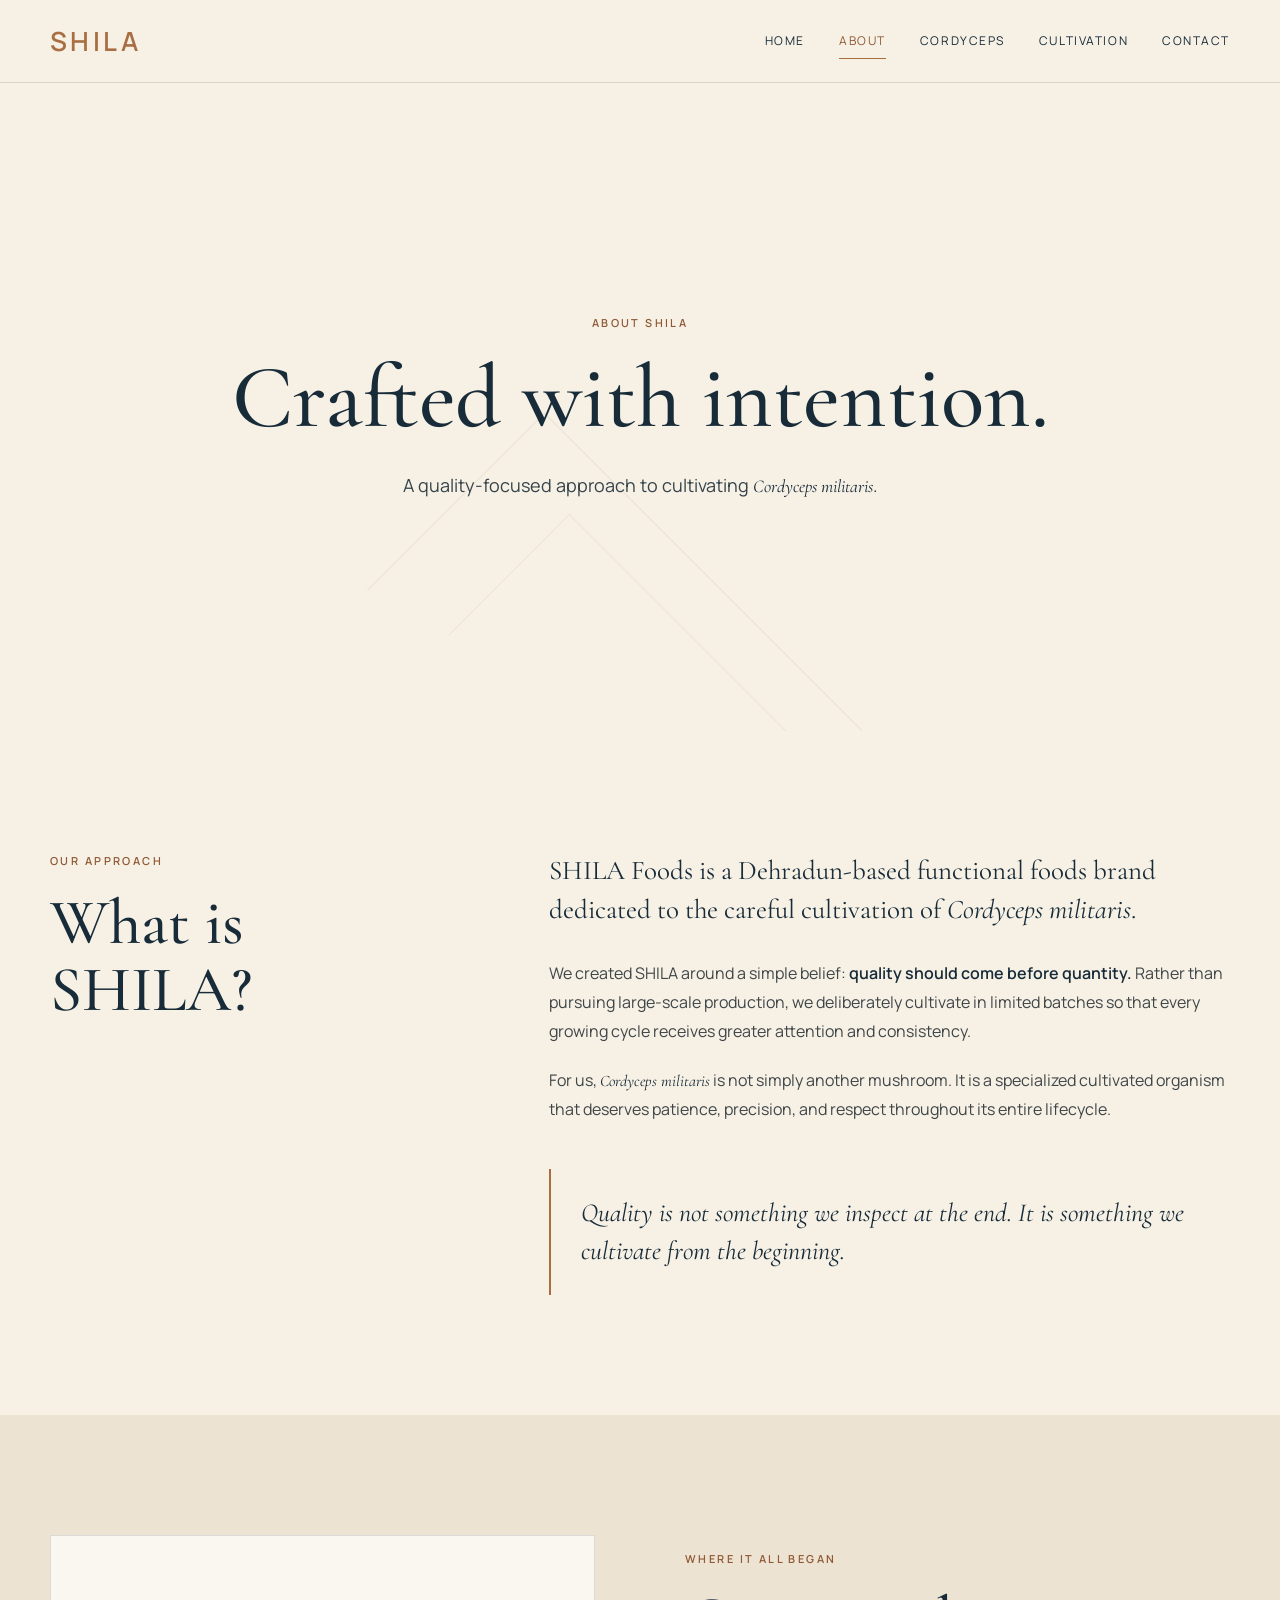
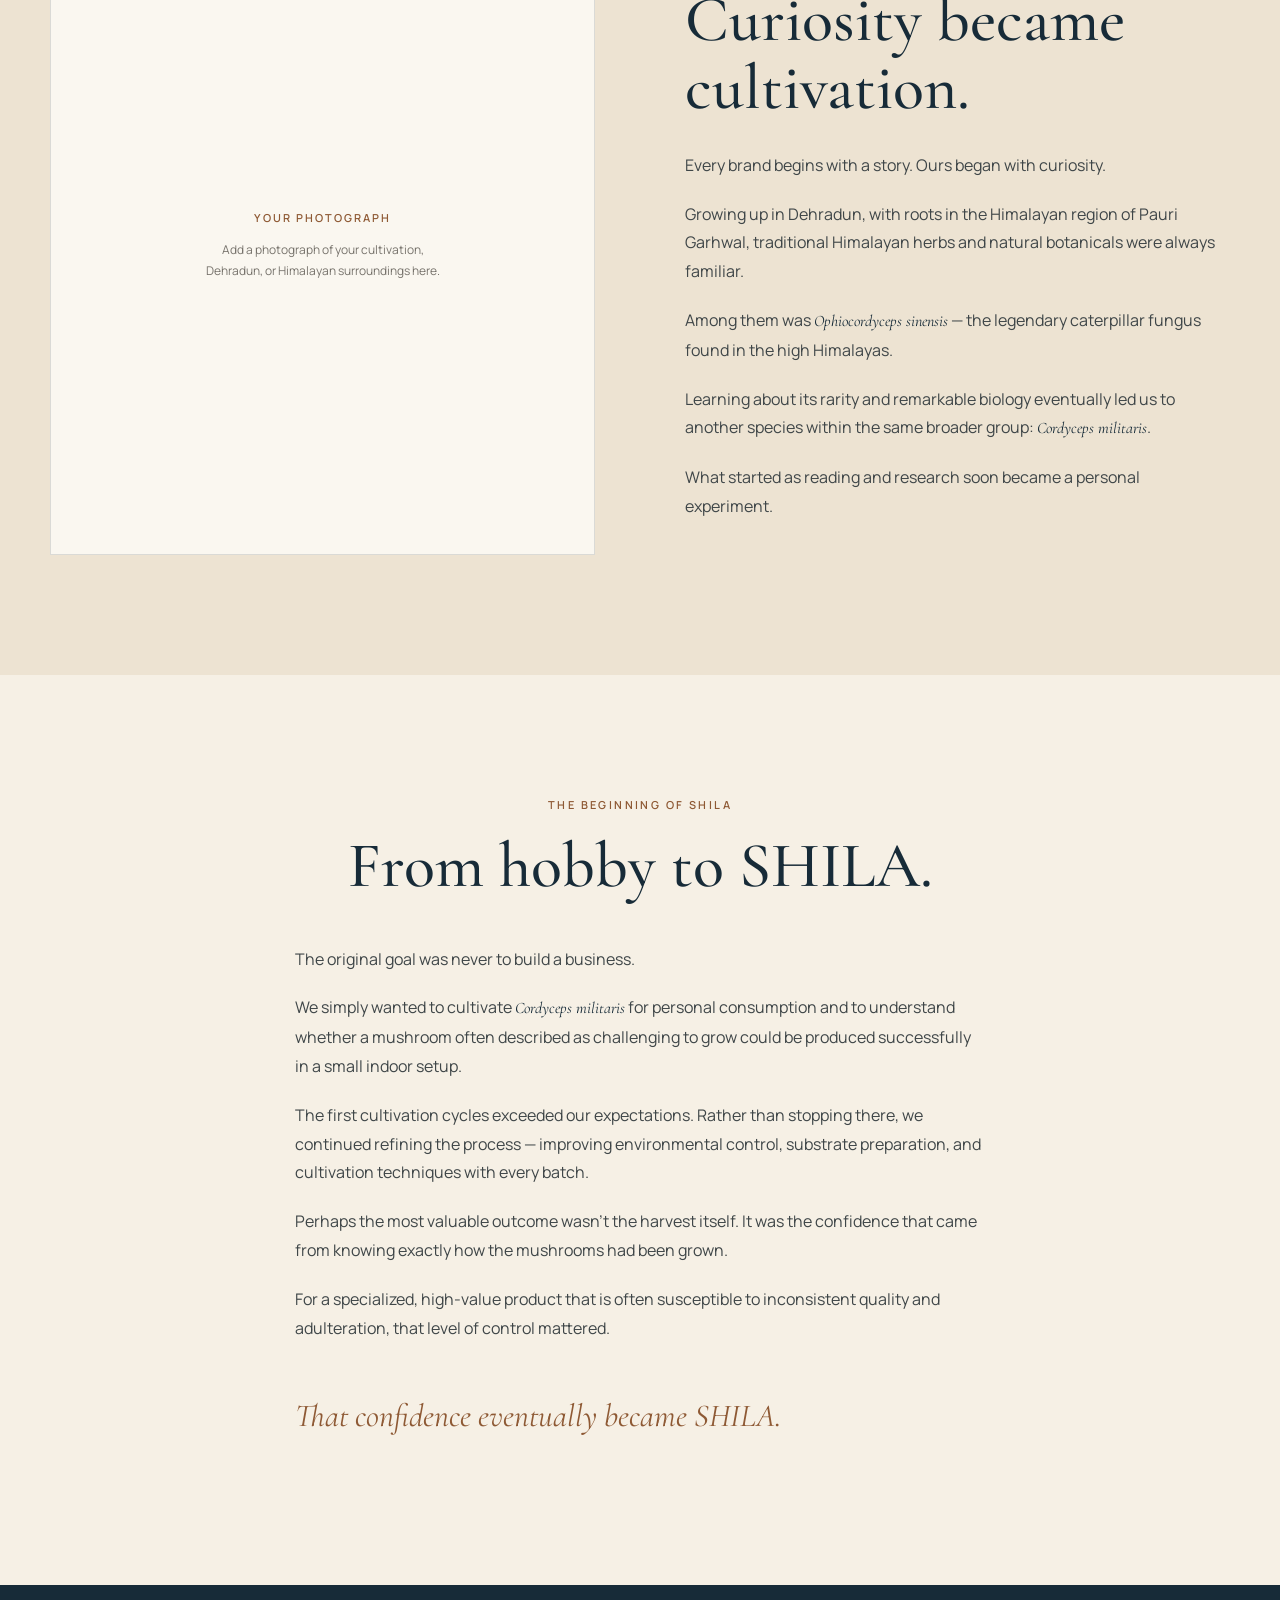
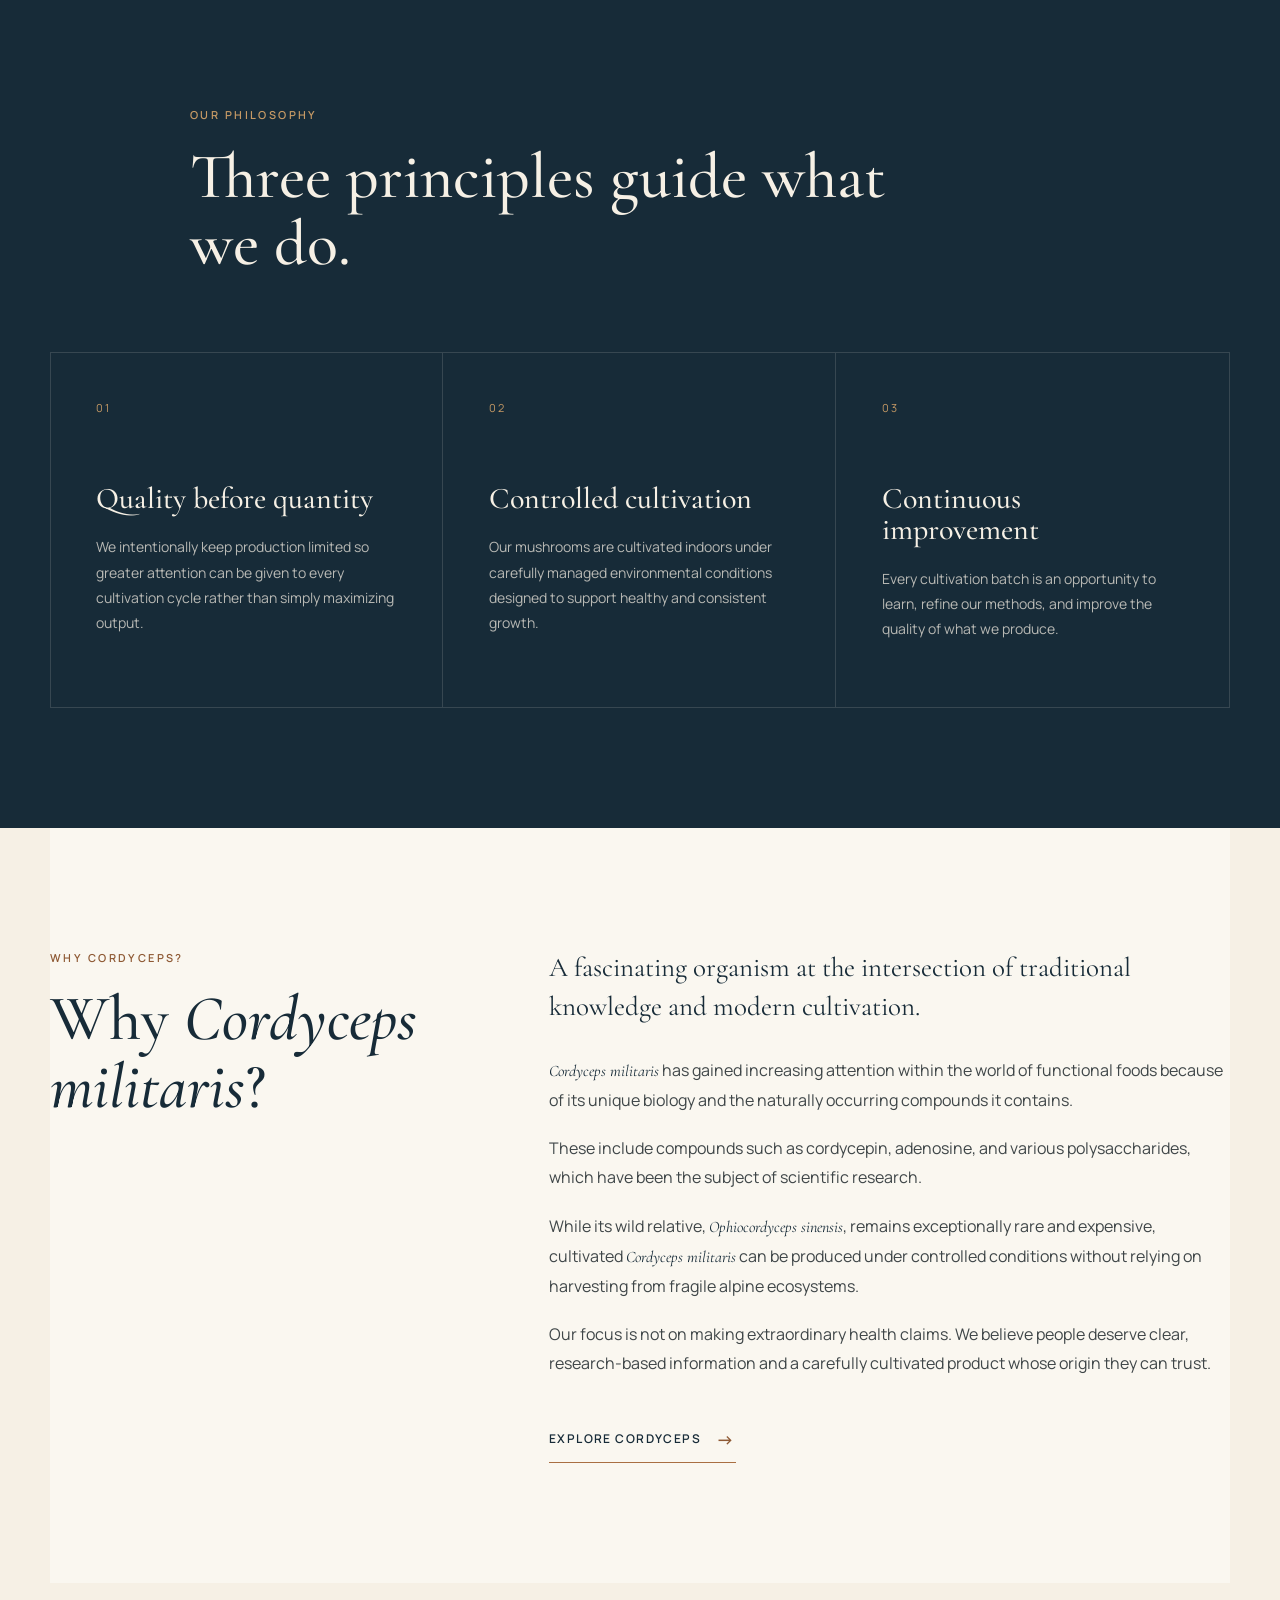
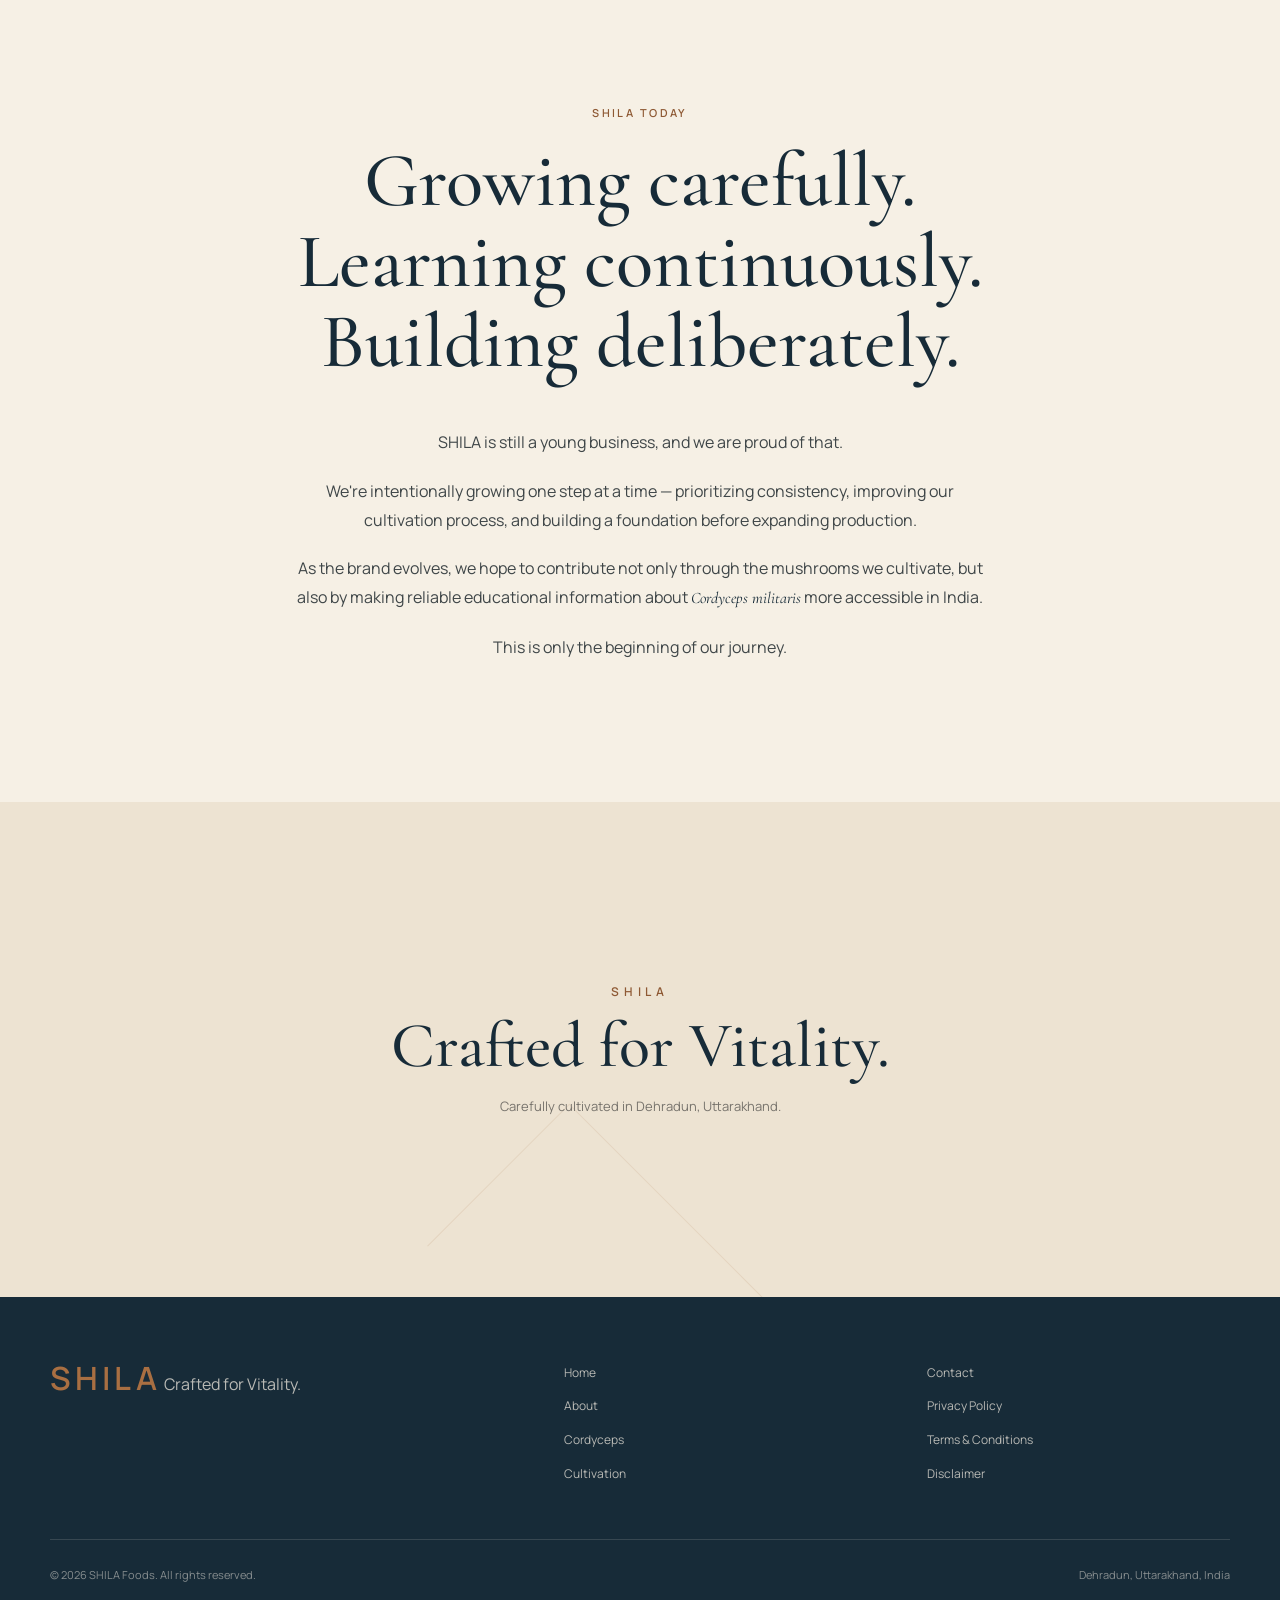
<file: about.html>
<!DOCTYPE html>
<html lang="en">

<head>
    <meta charset="UTF-8">

    <meta name="viewport"
        content="width=device-width, initial-scale=1.0">

    <meta name="description"
        content="Learn about SHILA Foods, our approach to cultivating Cordyceps militaris, and the story behind our quality-first philosophy in Dehradun, Uttarakhand.">

    <meta name="keywords"
        content="SHILA Foods, Cordyceps militaris, Cordyceps India, cultivated Cordyceps, Dehradun, functional foods">

    <meta name="author"
        content="SHILA Foods">

    <title>About SHILA | SHILA Foods</title>

    <!-- Google Fonts -->
    <link rel="preconnect"
        href="https://fonts.googleapis.com">

    <link rel="preconnect"
        href="https://fonts.gstatic.com"
        crossorigin>

    <link href="https://fonts.googleapis.com/css2?family=Cormorant+Garamond:wght@400;500;600;700&family=Manrope:wght@300;400;500;600&display=swap"
        rel="stylesheet">

    <!-- About Page CSS -->
    <link rel="stylesheet"
        href="about.css">
</head>


<body>

<!-- =========================================================
     HEADER / NAVIGATION
========================================================= -->

<header class="site-header">

    <div class="nav-container">

        <a class="brand-mini" href="index.html" aria-label="SHILA Foods">

  <span class="brand-name">
    <span class="brand-shila">SHILA</span>
  </span>

</a>


        <nav class="main-nav">

            <a href="index.html">
                Home
            </a>

            <a href="about.html"
                class="active">
                About
            </a>

            <a href="cordyceps.html">
                Cordyceps
            </a>

            <a href="cultivation.html">
                Cultivation
            </a>

            <a href="contact.html">
                Contact
            </a>

        </nav>


        <!-- Mobile Menu Button -->

        <button class="menu-toggle"
            aria-label="Open navigation menu">

            <span></span>
            <span></span>
            <span></span>

        </button>

    </div>

</header>



<!-- =========================================================
     ABOUT HERO
========================================================= -->

<main>

<section class="about-hero">

    <div class="hero-mountain"></div>

    <div class="hero-content">

        <p class="eyebrow">
            ABOUT SHILA
        </p>

        <h1>
            Crafted with intention.
        </h1>

        <p class="hero-description">
            A quality-focused approach to cultivating
            <em>Cordyceps militaris</em>.
        </p>

    </div>

</section>



<!-- =========================================================
     WHAT IS SHILA
========================================================= -->

<section class="about-section intro-section">

    <div class="section-grid">

        <div class="section-heading">

            <p class="eyebrow">
                OUR APPROACH
            </p>

            <h2>
                What is SHILA?
            </h2>

        </div>


        <div class="section-text">

            <p class="lead">
                SHILA Foods is a Dehradun-based functional
                foods brand dedicated to the careful
                cultivation of <em>Cordyceps militaris</em>.
            </p>

            <p>
                We created SHILA around a simple belief:
                <strong>quality should come before quantity.</strong>
                Rather than pursuing large-scale production,
                we deliberately cultivate in limited batches
                so that every growing cycle receives greater
                attention and consistency.
            </p>

            <p>
                For us, <em>Cordyceps militaris</em> is not
                simply another mushroom. It is a specialized
                cultivated organism that deserves patience,
                precision, and respect throughout its entire
                lifecycle.
            </p>

            <blockquote>
                Quality is not something we inspect at the end.
                It is something we cultivate from the beginning.
            </blockquote>

        </div>

    </div>

</section>



<!-- =========================================================
     STORY SECTION
========================================================= -->

<section class="about-section story-section">

    <div class="story-layout">

        <div class="story-image image-placeholder">

            <!--
            Replace this placeholder with your own photograph.

            Example:

            <img src="Images/story.jpg"
                 alt="Cordyceps cultivation at SHILA Foods">
            -->

            <div class="placeholder-content">
                <span>YOUR PHOTOGRAPH</span>
                <small>
                    Add a photograph of your cultivation,
                    Dehradun, or Himalayan surroundings here.
                </small>
            </div>

        </div>


        <div class="story-content">

            <p class="eyebrow">
                WHERE IT ALL BEGAN
            </p>

            <h2>
                Curiosity became cultivation.
            </h2>

            <p>
                Every brand begins with a story.
                Ours began with curiosity.
            </p>

            <p>
                Growing up in Dehradun, with roots in the
                Himalayan region of Pauri Garhwal, traditional
                Himalayan herbs and natural botanicals were
                always familiar.
            </p>

            <p>
                Among them was <em>Ophiocordyceps sinensis</em> —
                the legendary caterpillar fungus found in the
                high Himalayas.
            </p>

            <p>
                Learning about its rarity and remarkable biology
                eventually led us to another species within the
                same broader group:
                <em>Cordyceps militaris</em>.
            </p>

            <p>
                What started as reading and research soon became
                a personal experiment.
            </p>

        </div>

    </div>

</section>



<!-- =========================================================
     HOBBY TO BUSINESS
========================================================= -->

<section class="about-section transition-section">

    <div class="centered-content">

        <p class="eyebrow">
            THE BEGINNING OF SHILA
        </p>

        <h2>
            From hobby to SHILA.
        </h2>

        <div class="narrow-text">

            <p>
                The original goal was never to build a business.
            </p>

            <p>
                We simply wanted to cultivate
                <em>Cordyceps militaris</em> for personal
                consumption and to understand whether a
                mushroom often described as challenging to
                grow could be produced successfully in a
                small indoor setup.
            </p>

            <p>
                The first cultivation cycles exceeded our
                expectations. Rather than stopping there,
                we continued refining the process — improving
                environmental control, substrate preparation,
                and cultivation techniques with every batch.
            </p>

            <p>
                Perhaps the most valuable outcome wasn't the
                harvest itself. It was the confidence that
                came from knowing exactly how the mushrooms
                had been grown.
            </p>

            <p>
                For a specialized, high-value product that is
                often susceptible to inconsistent quality and
                adulteration, that level of control mattered.
            </p>

            <p class="emphasis">
                That confidence eventually became SHILA.
            </p>

        </div>

    </div>

</section>



<!-- =========================================================
     PHILOSOPHY
========================================================= -->

<section class="about-section philosophy-section">

    <div class="centered-content">

        <p class="eyebrow">
            OUR PHILOSOPHY
        </p>

        <h2>
            Three principles guide what we do.
        </h2>

    </div>


    <div class="principles-grid">


        <!-- Principle 01 -->

        <article class="principle-card">

            <span class="principle-number">
                01
            </span>

            <h3>
                Quality before quantity
            </h3>

            <p>
                We intentionally keep production limited
                so greater attention can be given to every
                cultivation cycle rather than simply
                maximizing output.
            </p>

        </article>



        <!-- Principle 02 -->

        <article class="principle-card">

            <span class="principle-number">
                02
            </span>

            <h3>
                Controlled cultivation
            </h3>

            <p>
                Our mushrooms are cultivated indoors under
                carefully managed environmental conditions
                designed to support healthy and consistent
                growth.
            </p>

        </article>



        <!-- Principle 03 -->

        <article class="principle-card">

            <span class="principle-number">
                03
            </span>

            <h3>
                Continuous improvement
            </h3>

            <p>
                Every cultivation batch is an opportunity
                to learn, refine our methods, and improve
                the quality of what we produce.
            </p>

        </article>

    </div>

</section>



<!-- =========================================================
     WHY CORDYCEPS
========================================================= -->

<section class="about-section cordyceps-section">

    <div class="section-grid reverse">

        <div class="section-heading">

            <p class="eyebrow">
                WHY CORDYCEPS?
            </p>

            <h2>
                Why <em>Cordyceps militaris</em>?
            </h2>

        </div>


        <div class="section-text">

            <p class="lead">
                A fascinating organism at the intersection
                of traditional knowledge and modern cultivation.
            </p>

            <p>
                <em>Cordyceps militaris</em> has gained increasing
                attention within the world of functional foods
                because of its unique biology and the naturally
                occurring compounds it contains.
            </p>

            <p>
                These include compounds such as cordycepin,
                adenosine, and various polysaccharides, which
                have been the subject of scientific research.
            </p>

            <p>
                While its wild relative,
                <em>Ophiocordyceps sinensis</em>, remains
                exceptionally rare and expensive, cultivated
                <em>Cordyceps militaris</em> can be produced
                under controlled conditions without relying
                on harvesting from fragile alpine ecosystems.
            </p>

            <p>
                Our focus is not on making extraordinary health
                claims. We believe people deserve clear,
                research-based information and a carefully
                cultivated product whose origin they can trust.
            </p>


            <a href="cordyceps.html"
                class="text-button">

                Explore Cordyceps

                <span>→</span>

            </a>

        </div>

    </div>

</section>



<!-- =========================================================
     SHILA TODAY
========================================================= -->

<section class="about-section today-section">

    <div class="today-inner">

        <p class="eyebrow">
            SHILA TODAY
        </p>

        <h2>
            Growing carefully.
            <br>
            Learning continuously.
            <br>
            Building deliberately.
        </h2>

        <div class="narrow-text">

            <p>
                SHILA is still a young business, and we are
                proud of that.
            </p>

            <p>
                We're intentionally growing one step at a
                time — prioritizing consistency, improving
                our cultivation process, and building a
                foundation before expanding production.
            </p>

            <p>
                As the brand evolves, we hope to contribute
                not only through the mushrooms we cultivate,
                but also by making reliable educational
                information about <em>Cordyceps militaris</em>
                more accessible in India.
            </p>

            <p>
                This is only the beginning of our journey.
            </p>

        </div>

    </div>

</section>



<!-- =========================================================
     CLOSING
========================================================= -->

<section class="about-closing">

    <div class="closing-mountain"></div>

    <p class="closing-brand">
        SHILA
    </p>

    <h2>
        Crafted for Vitality.
    </h2>

    <p>
        Carefully cultivated in
        Dehradun, Uttarakhand.
    </p>

</section>

</main>



<!-- =========================================================
     FOOTER
========================================================= -->

<footer class="site-footer">

    <div class="footer-container">

           <div class="footer-brand">

            <div class="footer-logo">

  <span class="footer-shila">SHILA</span>

</div>
                Crafted for Vitality.
            </p>

        </div>


        <div class="footer-links">

            <a href="index.html">
                Home
            </a>

            <a href="about.html">
                About
            </a>

            <a href="cordyceps.html">
                Cordyceps
            </a>

            <a href="cultivation.html">
                Cultivation
            </a>

        </div>


        <div class="footer-legal">

            <a href="contact.html">
                Contact
            </a>

            <a href="privacy.html">
                Privacy Policy
            </a>

            <a href="terms.html">
                Terms & Conditions
            </a>

            <a href="disclaimer.html">
                Disclaimer
            </a>

        </div>

    </div>


    <div class="footer-bottom">

        <p>
            © 2026 SHILA Foods. All rights reserved.
        </p>

        <p>
            Dehradun, Uttarakhand, India
        </p>

    </div>

</footer>



<!-- =========================================================
     SIMPLE MOBILE MENU
========================================================= -->

<script>

const menuButton =
    document.querySelector(".menu-toggle");

const navigation =
    document.querySelector(".main-nav");


menuButton.addEventListener("click", () => {

    navigation.classList.toggle("mobile-open");

    menuButton.classList.toggle("open");

});

</script>


</body>

</html>
</file>
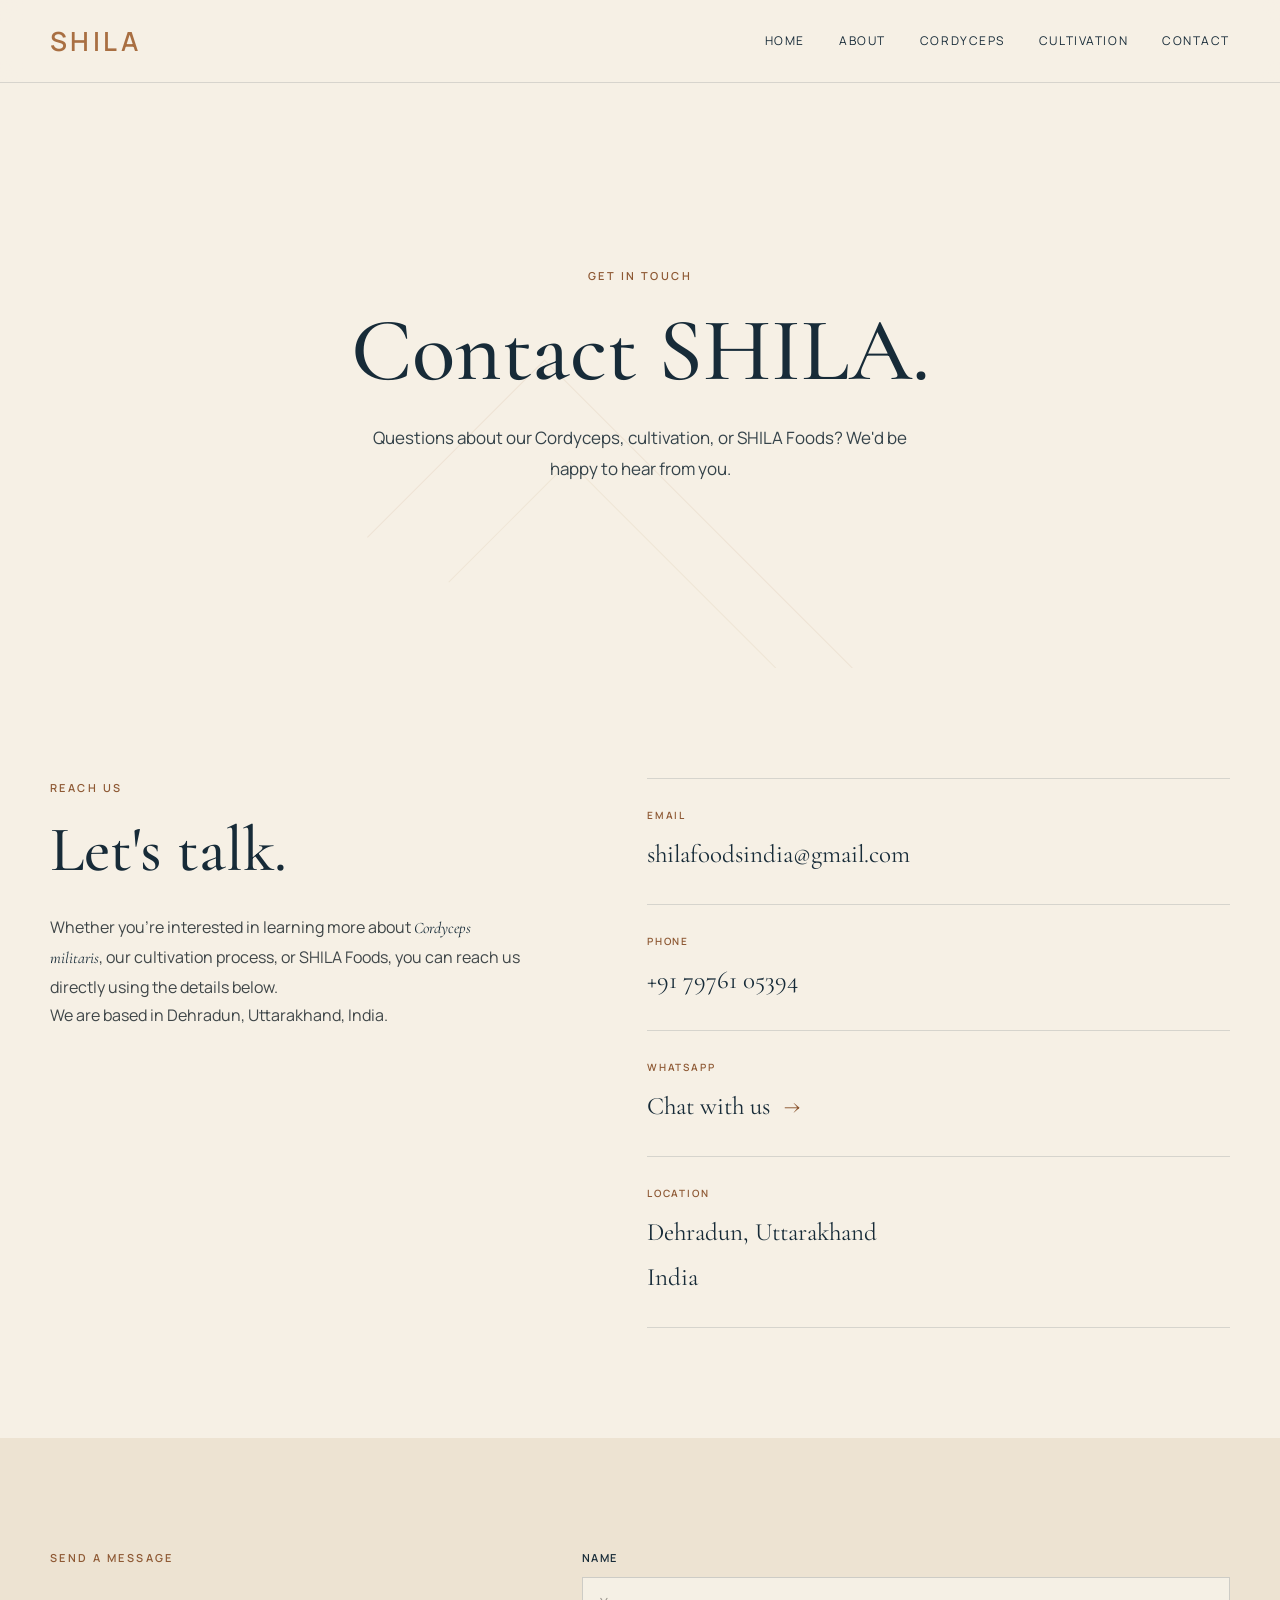
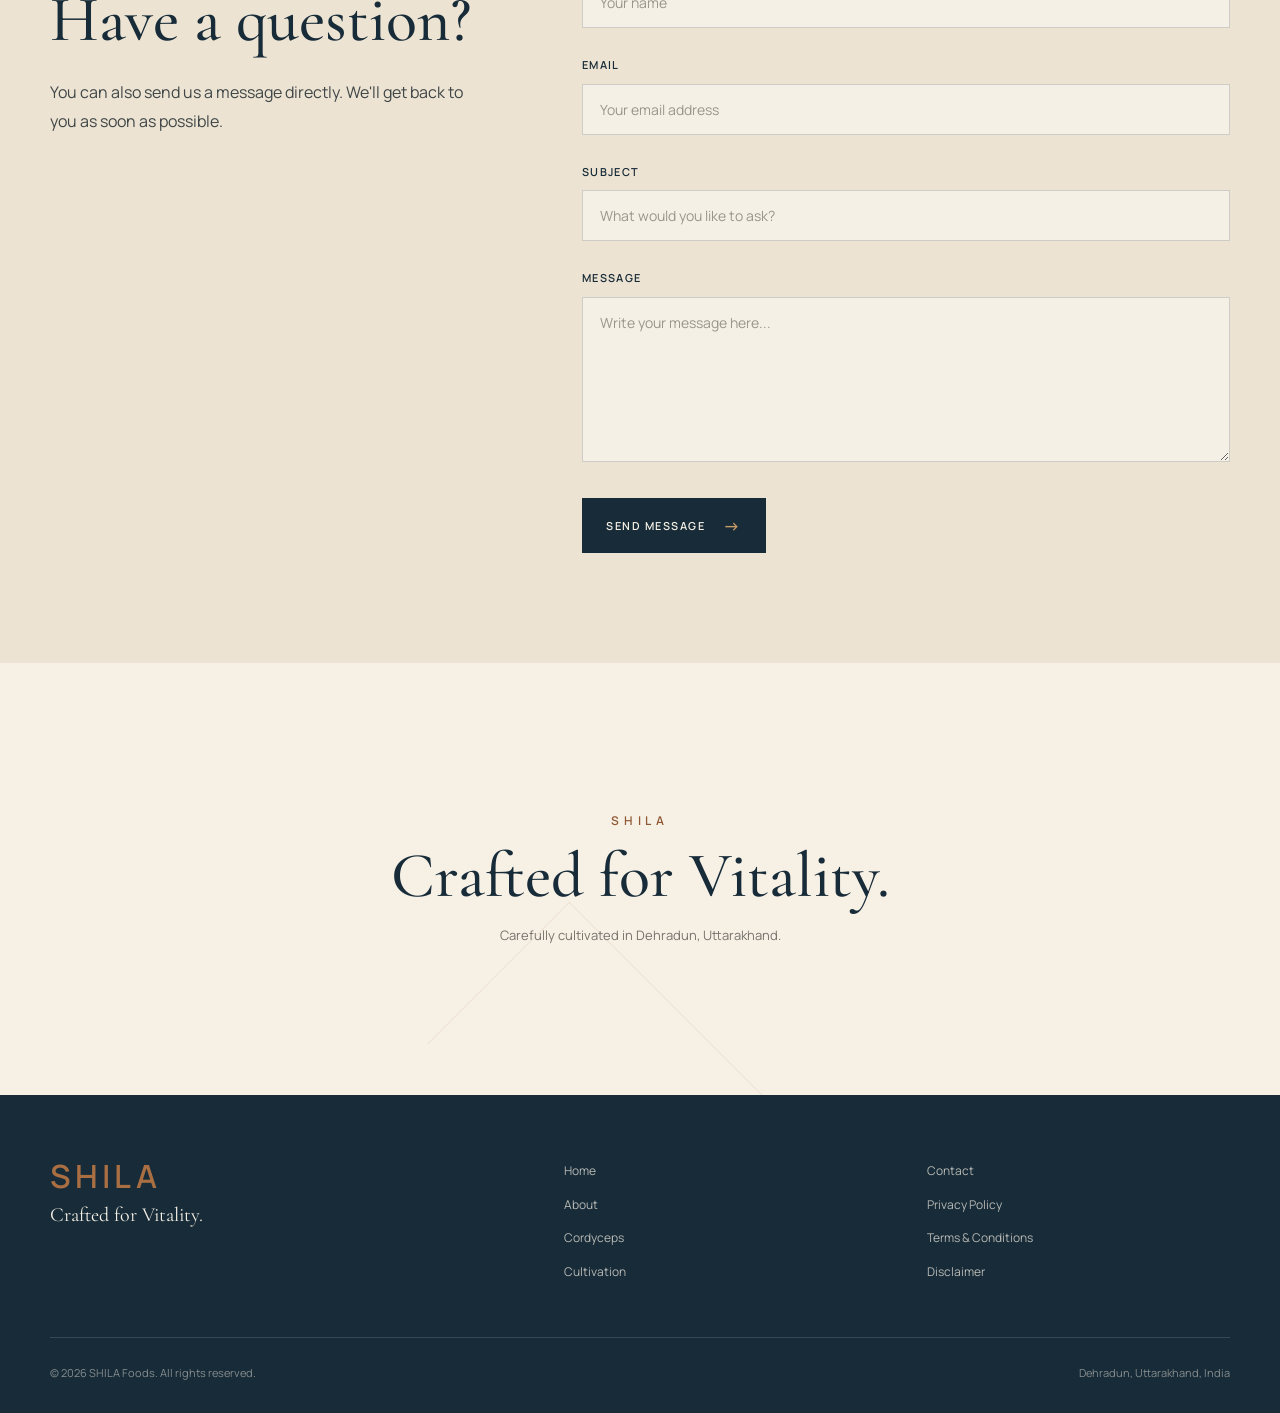
<file: contact.html>
<!DOCTYPE html>
<html lang="en">

<head>

    <meta charset="UTF-8">

    <meta name="viewport"
          content="width=device-width, initial-scale=1.0">

    <meta name="description"
          content="Contact SHILA Foods, a Dehradun-based Cordyceps militaris grower and functional foods brand.">

    <meta name="author"
          content="SHILA Foods">

    <title>Contact SHILA | SHILA Foods</title>


    <!-- Google Fonts -->

    <link rel="preconnect"
          href="https://fonts.googleapis.com">

    <link rel="preconnect"
          href="https://fonts.gstatic.com"
          crossorigin>

    <link href="https://fonts.googleapis.com/css2?family=Cormorant+Garamond:wght@400;500;600;700&family=Manrope:wght@300;400;500;600&display=swap"
          rel="stylesheet">


    <!-- Contact Page CSS -->

    <link rel="stylesheet"
          href="contact.css">

</head>


<body>


<!-- =========================================================
     HEADER
========================================================= -->

<header class="site-header">

    <div class="nav-container">


        <!-- Logo -->

        <a class="brand-mini" href="index.html" aria-label="SHILA Foods">

  <span class="brand-name">
    <span class="brand-shila">SHILA</span>
  </span>

</a>



        <!-- Navigation -->

        <nav class="main-nav">

            <a href="index.html">
                Home
            </a>

            <a href="about.html">
                About
            </a>

            <a href="cordyceps.html">
                Cordyceps
            </a>

            <a href="cultivation.html">
                Cultivation
            </a>

            <a href="contact.html">
                Contact
            </a>

        </nav>



        <!-- Mobile menu -->

        <button class="menu-toggle"
                aria-label="Open navigation menu">

            <span></span>
            <span></span>
            <span></span>

        </button>

    </div>

</header>



<!-- =========================================================
     MAIN
========================================================= -->

<main>


<!-- =========================================================
     CONTACT HERO
========================================================= -->

<section class="contact-hero">

    <div class="hero-mountain"></div>


    <div class="hero-content">

        <p class="eyebrow">
            GET IN TOUCH
        </p>

        <h1>
            Contact SHILA.
        </h1>

        <p class="hero-description">
            Questions about our Cordyceps,
            cultivation, or SHILA Foods?
            We'd be happy to hear from you.
        </p>

    </div>

</section>



<!-- =========================================================
     CONTACT INFORMATION
========================================================= -->

<section class="contact-section">

    <div class="contact-grid">


        <!-- Intro -->

        <div class="contact-intro">

            <p class="eyebrow">
                REACH US
            </p>

            <h2>
                Let's talk.
            </h2>

            <p>
                Whether you're interested in learning more
                about <em>Cordyceps militaris</em>, our
                cultivation process, or SHILA Foods,
                you can reach us directly using the details
                below.
            </p>

            <p>
                We are based in Dehradun, Uttarakhand,
                India.
            </p>

        </div>



        <!-- Contact Details -->

        <div class="contact-details">


            <!-- Email -->

            <div class="contact-item">

                <span class="contact-label">
                    EMAIL
                </span>

                <a href="mailto:shyllafoodsindia@gmail.com"
                   class="contact-value">

                    shilafoodsindia@gmail.com

                </a>

            </div>



            <!-- Phone -->

            <div class="contact-item">

                <span class="contact-label">
                    PHONE
                </span>

                <a href="tel:+917976105394"
                   class="contact-value">

                    +91 79761 05394

                </a>

            </div>



            <!-- WhatsApp -->

            <div class="contact-item">

                <span class="contact-label">
                    WHATSAPP
                </span>

                <a href="https://wa.me/917976105394"
                   class="contact-value"
                   target="_blank"
                   rel="noopener">

                    Chat with us

                    <span class="arrow">
                        →
                    </span>

                </a>

            </div>



            <!-- Location -->

            <div class="contact-item">

                <span class="contact-label">
                    LOCATION
                </span>

                <p class="contact-value">
                    Dehradun, Uttarakhand
                    <br>
                    India
                </p>

            </div>

        </div>

    </div>

</section>



<!-- =========================================================
     CONTACT FORM
========================================================= -->

<section class="message-section">

    <div class="message-container">


        <div class="message-heading">

            <p class="eyebrow">
                SEND A MESSAGE
            </p>

            <h2>
                Have a question?
            </h2>

            <p>
                You can also send us a message directly.
                We'll get back to you as soon as possible.
            </p>

        </div>



        <!--
        IMPORTANT:

        This form is currently only the visual interface.
        It will NOT send emails until a form service
        or backend is connected.

        Later we can connect it to:
        - Formspree
        - Netlify Forms
        - EmailJS
        - Your own backend
        -->


        <form class="contact-form">


            <!-- Name -->

            <div class="form-group">

                <label for="name">
                    Name
                </label>

                <input
                    type="text"
                    id="name"
                    name="name"
                    placeholder="Your name"
                    required>

            </div>



            <!-- Email -->

            <div class="form-group">

                <label for="email">
                    Email
                </label>

                <input
                    type="email"
                    id="email"
                    name="email"
                    placeholder="Your email address"
                    required>

            </div>



            <!-- Subject -->

            <div class="form-group">

                <label for="subject">
                    Subject
                </label>

                <input
                    type="text"
                    id="subject"
                    name="subject"
                    placeholder="What would you like to ask?">

            </div>



            <!-- Message -->

            <div class="form-group">

                <label for="message">
                    Message
                </label>

                <textarea
                    id="message"
                    name="message"
                    rows="7"
                    placeholder="Write your message here..."
                    required></textarea>

            </div>



            <!-- Submit -->

            <button type="submit"
                    class="submit-button">

                Send Message

                <span>
                    →
                </span>

            </button>

        </form>

    </div>

</section>



<!-- =========================================================
     CLOSING
========================================================= -->

<section class="contact-closing">

    <div class="closing-mountain"></div>

    <p class="closing-brand">
        SHILA
    </p>

    <h2>
        Crafted for Vitality.
    </h2>

    <p>
        Carefully cultivated in
        Dehradun, Uttarakhand.
    </p>

</section>


</main>



<!-- =========================================================
     FOOTER
========================================================= -->

<footer class="site-footer">

    <div class="footer-container">


        <!-- Brand -->

        <div class="footer-brand">

            <div class="footer-logo">

  <span class="footer-shila">SHILA</span>

</div>

            <p>
                Crafted for Vitality.
            </p>

        </div>



        <!-- Links -->

        <div class="footer-links">

            <a href="index.html">
                Home
            </a>

            <a href="about.html">
                About
            </a>

            <a href="cordyceps.html">
                Cordyceps
            </a>

            <a href="cultivation.html">
                Cultivation
            </a>

        </div>



        <!-- Legal -->

        <div class="footer-legal">

            <a href="contact.html">
                Contact
            </a>

            <a href="privacy.html">
                Privacy Policy
            </a>

            <a href="terms.html">
                Terms & Conditions
            </a>

            <a href="disclaimer.html">
                Disclaimer
            </a>

        </div>

    </div>



    <div class="footer-bottom">

        <p>
            © 2026 SHILA Foods. All rights reserved.
        </p>

        <p>
            Dehradun, Uttarakhand, India
        </p>

    </div>

</footer>



<!-- =========================================================
     MOBILE MENU
========================================================= -->

<script>

const menuButton =
    document.querySelector(".menu-toggle");

const navigation =
    document.querySelector(".main-nav");


menuButton.addEventListener("click", () => {

    navigation.classList.toggle("mobile-open");

    menuButton.classList.toggle("open");

});

</script>


</body>

</html>
</file>
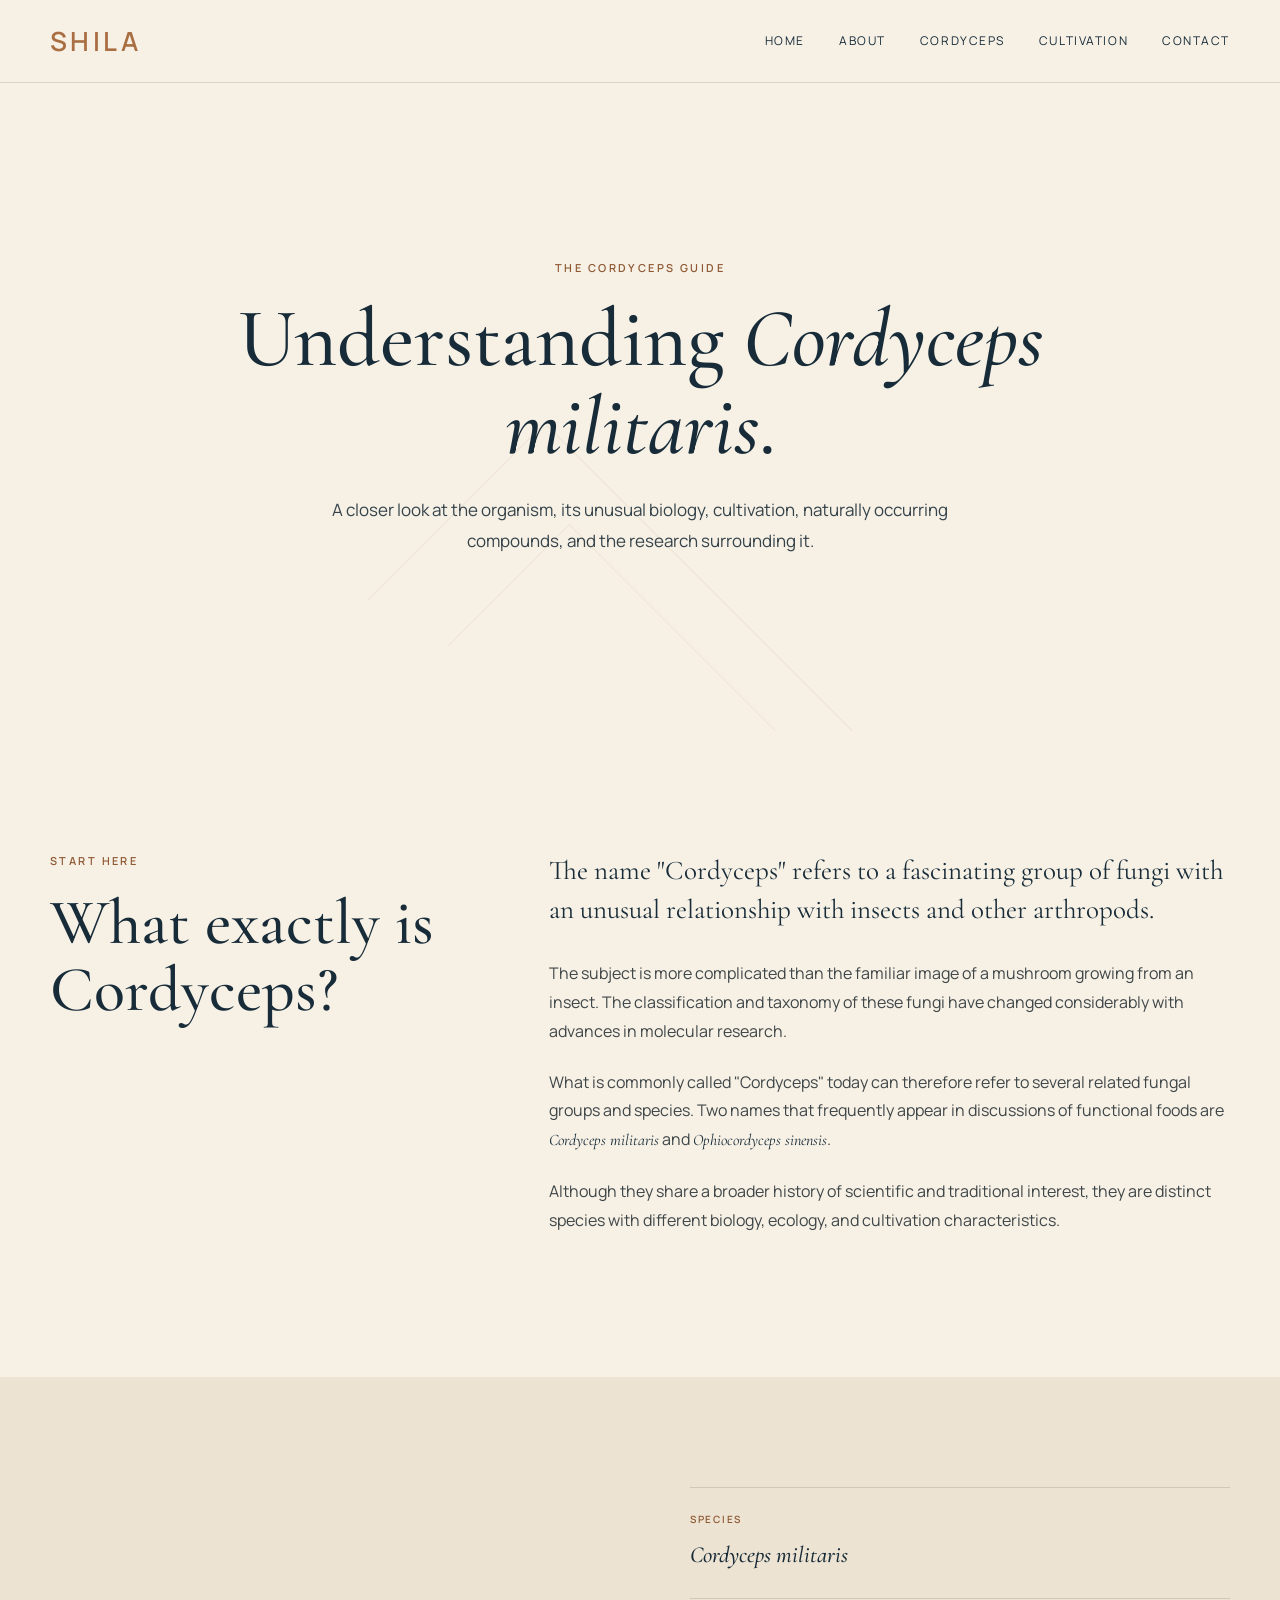
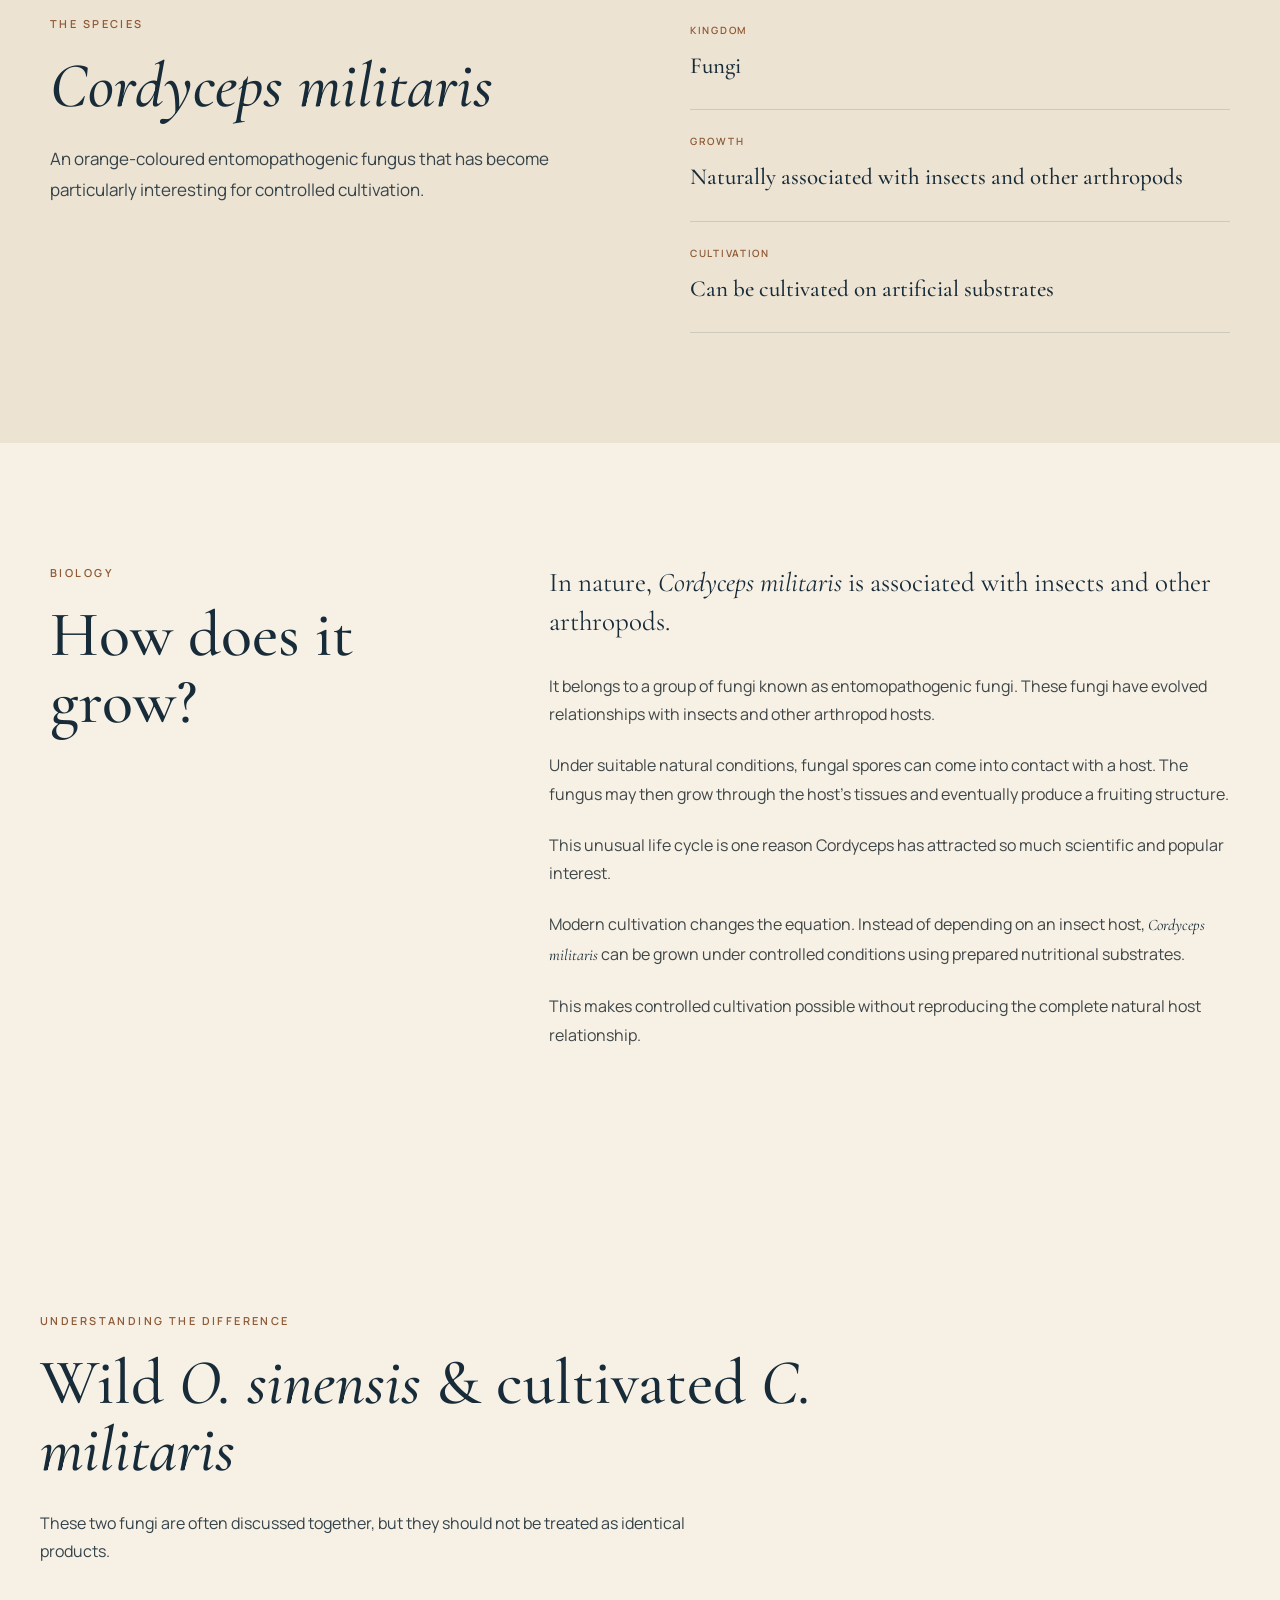
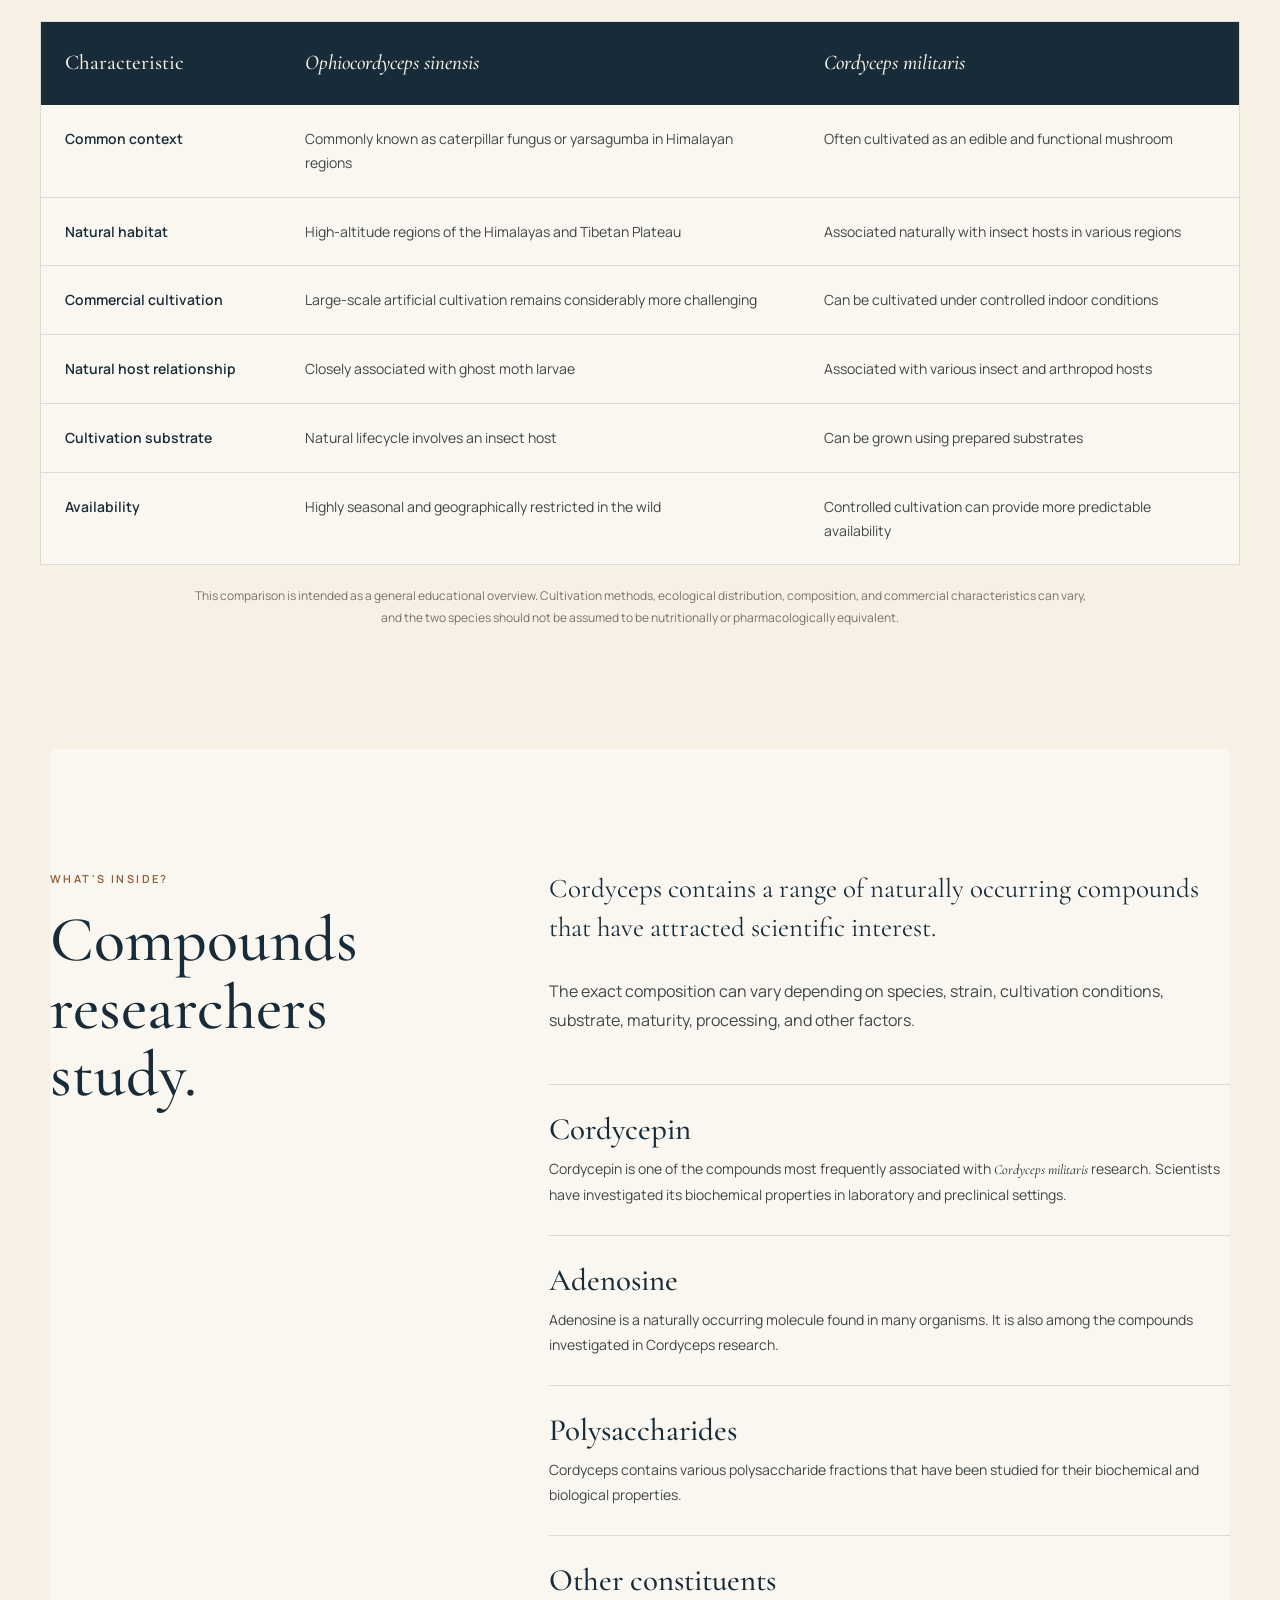
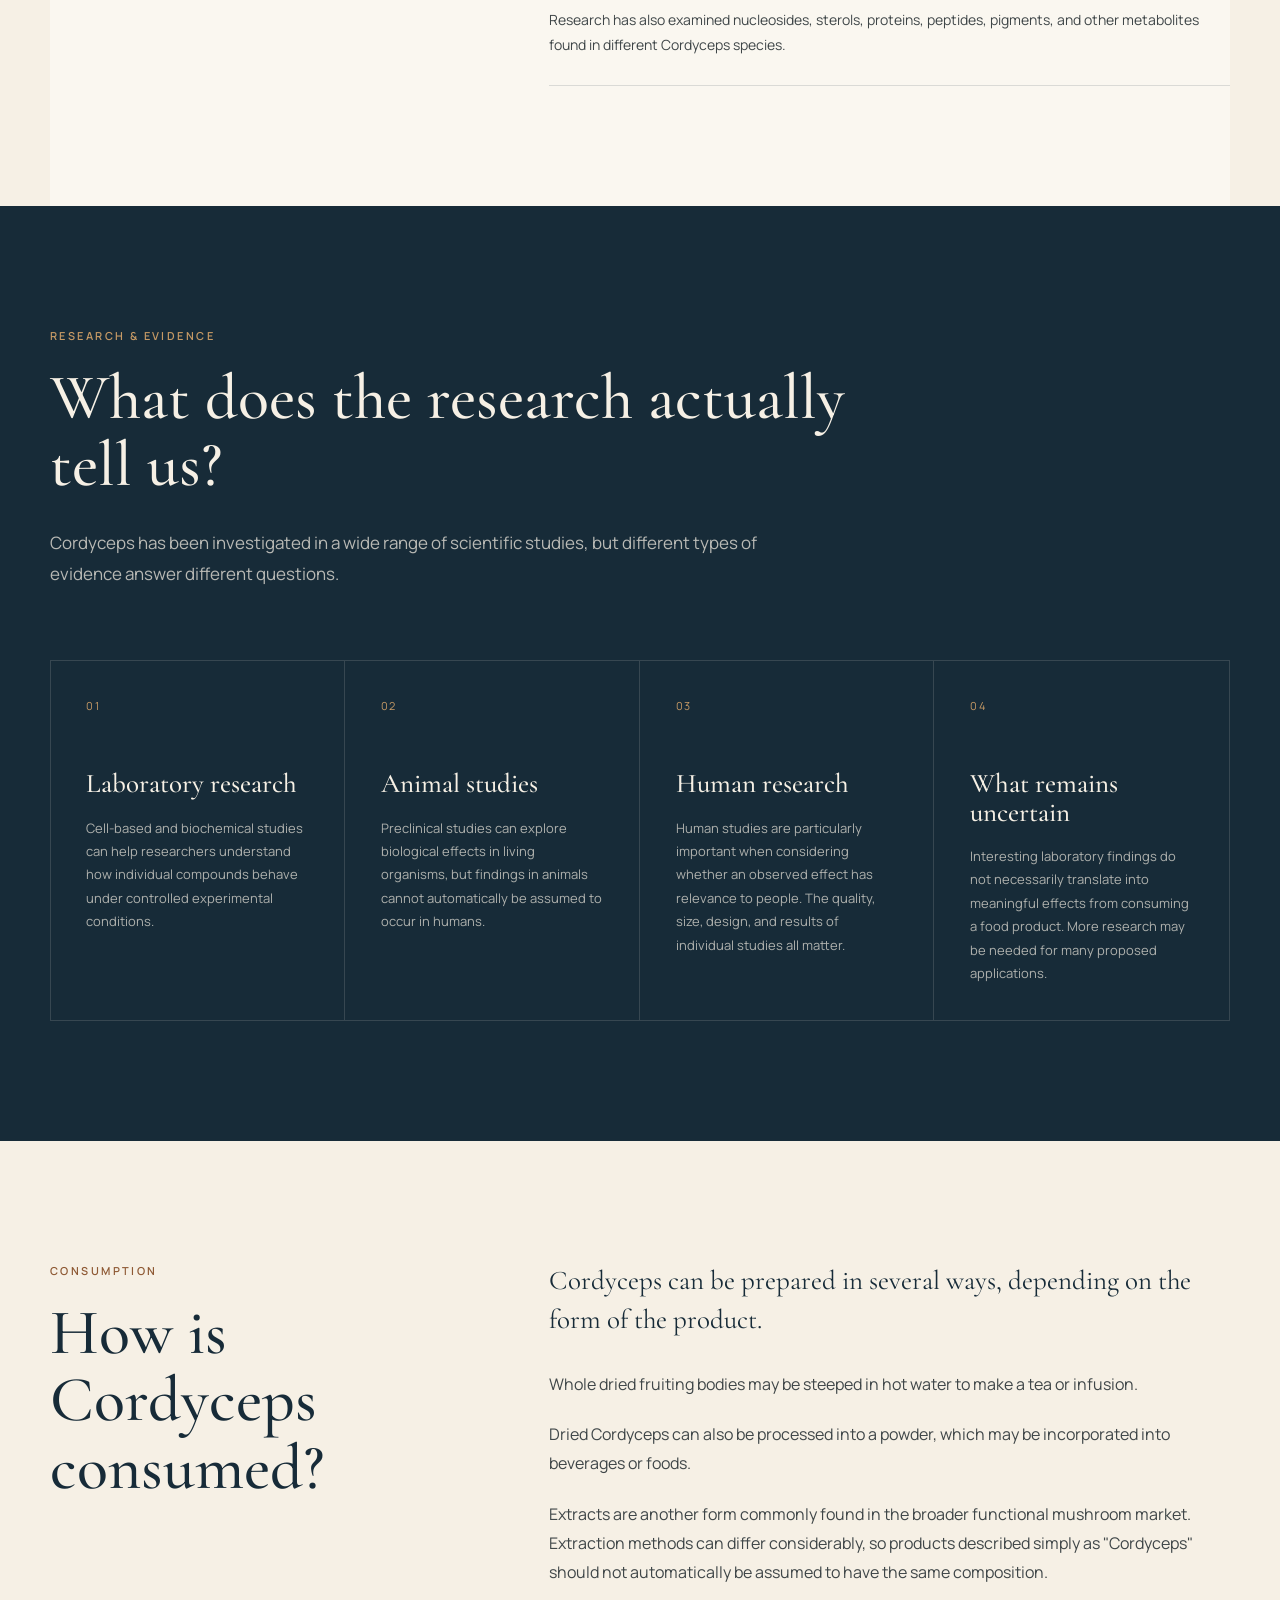
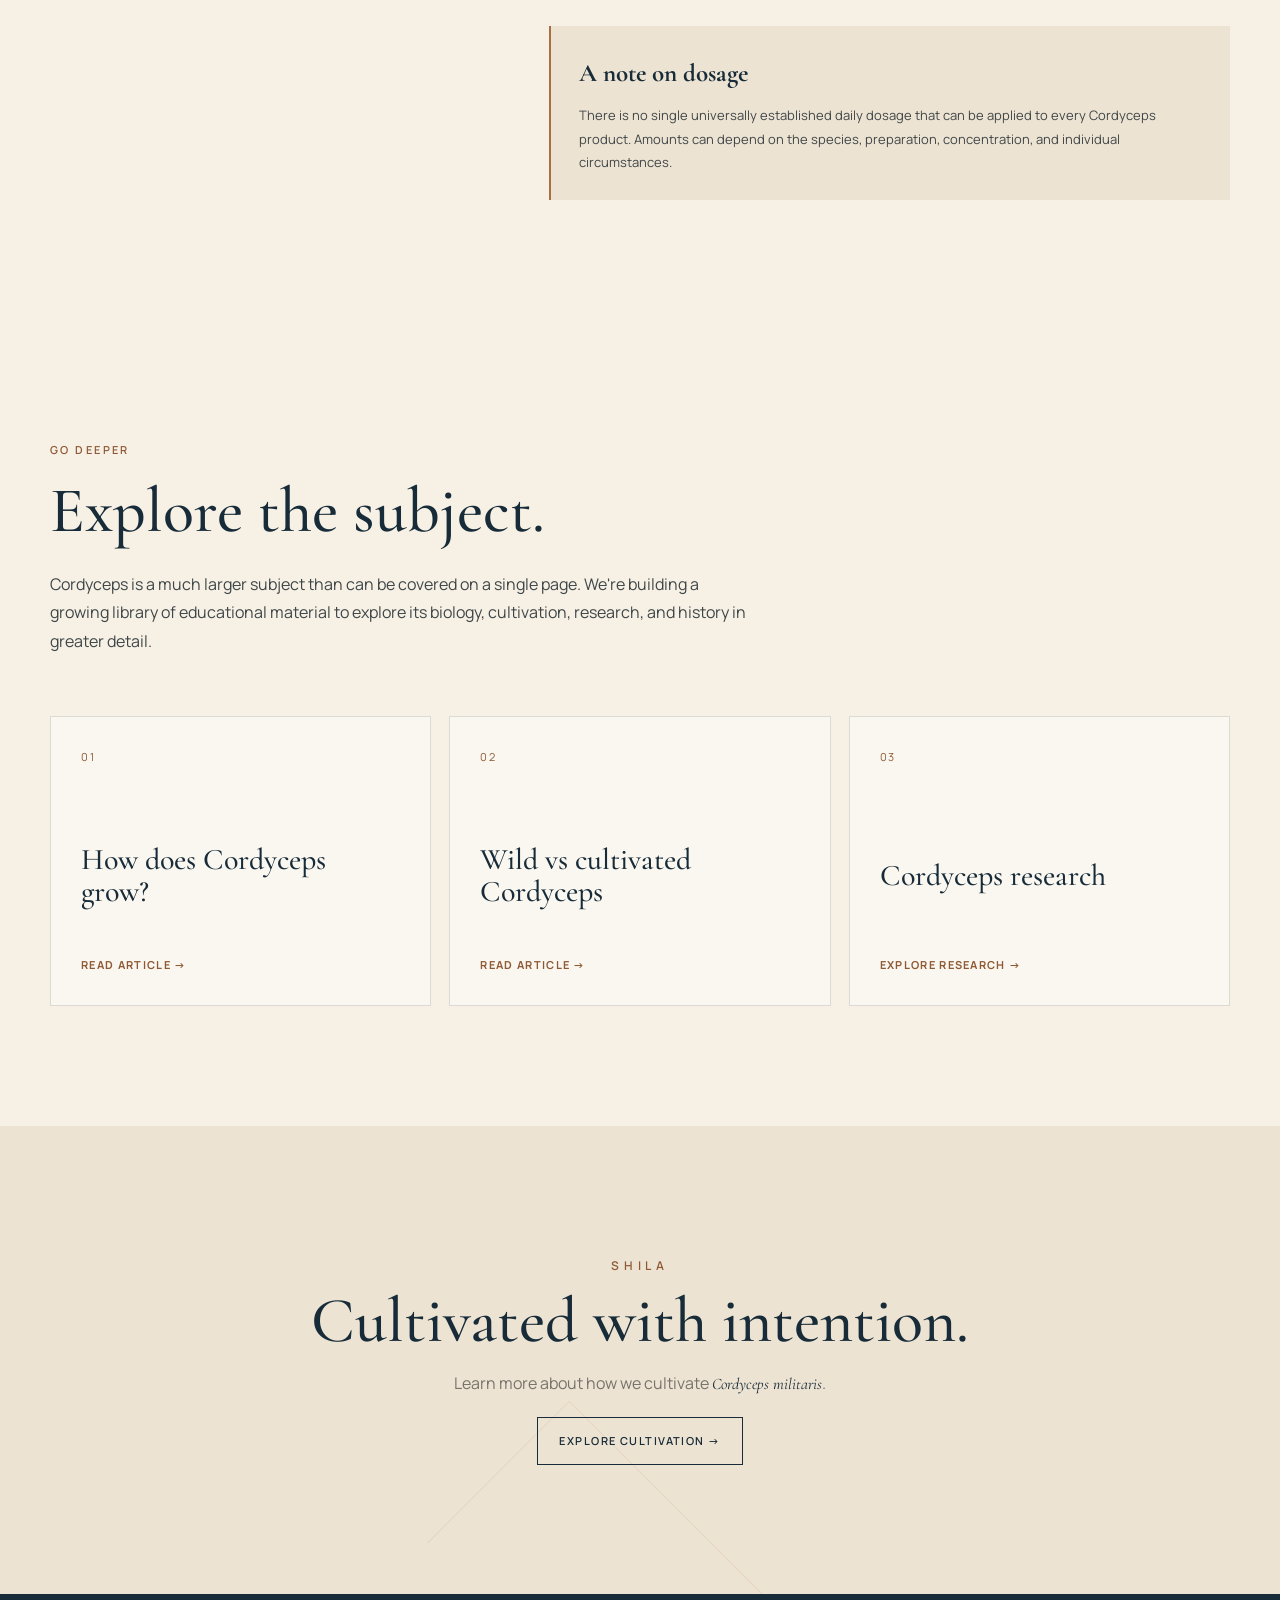
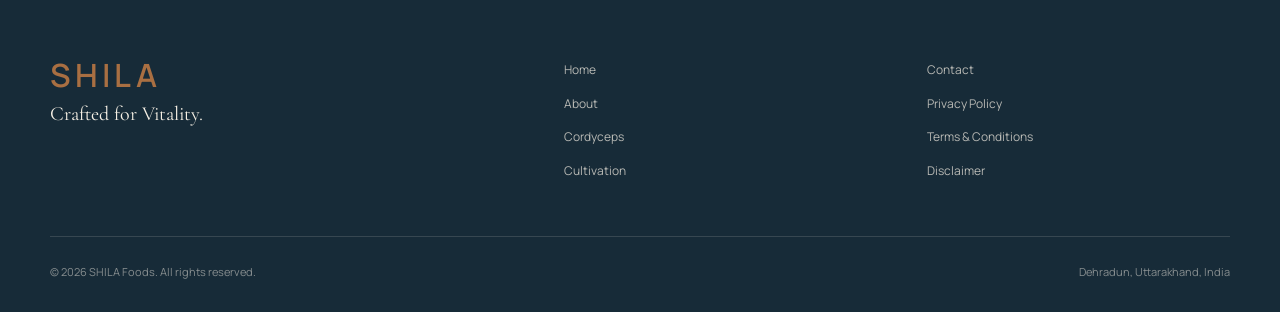
<file: cordyceps.html>
<!DOCTYPE html>
<html lang="en">

<head>

    <meta charset="UTF-8">

    <meta name="viewport"
          content="width=device-width, initial-scale=1.0">

    <meta name="description"
          content="Explore Cordyceps militaris, its biology, cultivation, naturally occurring compounds, traditional context, and current areas of scientific research.">

    <meta name="keywords"
          content="Cordyceps militaris, Cordyceps, cultivated Cordyceps, Cordyceps research, Cordyceps biology, SHILA Foods">

    <meta name="author"
          content="SHILA Foods">

    <title>Cordyceps militaris | SHILA Foods</title>


    <!-- =====================================================
         GOOGLE FONTS
    ====================================================== -->

    <link rel="preconnect"
          href="https://fonts.googleapis.com">

    <link rel="preconnect"
          href="https://fonts.gstatic.com"
          crossorigin>

    <link href="https://fonts.googleapis.com/css2?family=Cormorant+Garamond:wght@400;500;600;700&family=Manrope:wght@300;400;500;600&display=swap"
          rel="stylesheet">


    <!-- =====================================================
         PAGE CSS
    ====================================================== -->

    <link rel="stylesheet"
          href="cordyceps.css">

</head>


<body>


<!-- =========================================================
     HEADER
========================================================= -->

<header class="site-header">

    <div class="nav-container">


        <a class="brand-mini" href="index.html" aria-label="SHILA Foods">

  <span class="brand-name">
    <span class="brand-shila">SHILA</span>
  </span>

</a>



        <nav class="main-nav">

            <a href="index.html">
                Home
            </a>

            <a href="about.html">
                About
            </a>

            <a href="cordyceps.html">
                Cordyceps
            </a>

            <a href="cultivation.html">
                Cultivation
            </a>

            <a href="contact.html">
                Contact
            </a>

        </nav>



        <button class="menu-toggle"
                aria-label="Open navigation menu">

            <span></span>
            <span></span>
            <span></span>

        </button>

    </div>

</header>



<!-- =========================================================
     MAIN
========================================================= -->

<main>


<!-- =========================================================
     HERO
========================================================= -->

<section class="knowledge-hero">

    <div class="hero-mountain"></div>


    <div class="hero-content">

        <p class="eyebrow">
            THE CORDYCEPS GUIDE
        </p>

        <h1>
            Understanding
            <em>Cordyceps militaris</em>.
        </h1>

        <p class="hero-description">
            A closer look at the organism, its unusual
            biology, cultivation, naturally occurring
            compounds, and the research surrounding it.
        </p>

    </div>

</section>



<!-- =========================================================
     INTRODUCTION
========================================================= -->

<section class="knowledge-section introduction">

    <div class="section-grid">

        <div class="section-heading">

            <p class="eyebrow">
                START HERE
            </p>

            <h2>
                What exactly is Cordyceps?
            </h2>

        </div>


        <div class="section-content">

            <p class="lead">
                The name "Cordyceps" refers to a fascinating
                group of fungi with an unusual relationship
                with insects and other arthropods.
            </p>

            <p>
                The subject is more complicated than the
                familiar image of a mushroom growing from
                an insect. The classification and taxonomy
                of these fungi have changed considerably
                with advances in molecular research.
            </p>

            <p>
                What is commonly called "Cordyceps" today
                can therefore refer to several related
                fungal groups and species. Two names that
                frequently appear in discussions of
                functional foods are
                <em>Cordyceps militaris</em> and
                <em>Ophiocordyceps sinensis</em>.
            </p>

            <p>
                Although they share a broader history of
                scientific and traditional interest, they
                are distinct species with different biology,
                ecology, and cultivation characteristics.
            </p>

        </div>

    </div>

</section>



<!-- =========================================================
     C. MILITARIS
========================================================= -->

<section class="species-section">

    <div class="species-inner">


        <div class="species-heading">

            <p class="eyebrow">
                THE SPECIES
            </p>

            <h2>
                <em>Cordyceps militaris</em>
            </h2>

            <p>
                An orange-coloured entomopathogenic fungus
                that has become particularly interesting
                for controlled cultivation.
            </p>

        </div>



        <div class="species-facts">


            <div class="fact">

                <span>
                    SPECIES
                </span>

                <strong>
                    <em>Cordyceps militaris</em>
                </strong>

            </div>


            <div class="fact">

                <span>
                    KINGDOM
                </span>

                <strong>
                    Fungi
                </strong>

            </div>


            <div class="fact">

                <span>
                    GROWTH
                </span>

                <strong>
                    Naturally associated with insects
                    and other arthropods
                </strong>

            </div>


            <div class="fact">

                <span>
                    CULTIVATION
                </span>

                <strong>
                    Can be cultivated on
                    artificial substrates
                </strong>

            </div>

        </div>

    </div>

</section>



<!-- =========================================================
     HOW IT GROWS
========================================================= -->

<section class="knowledge-section growth-section">

    <div class="section-grid reverse">

        <div class="section-heading">

            <p class="eyebrow">
                BIOLOGY
            </p>

            <h2>
                How does it grow?
            </h2>

        </div>


        <div class="section-content">

            <p class="lead">
                In nature, <em>Cordyceps militaris</em> is
                associated with insects and other arthropods.
            </p>

            <p>
                It belongs to a group of fungi known as
                entomopathogenic fungi. These fungi have
                evolved relationships with insects and
                other arthropod hosts.
            </p>

            <p>
                Under suitable natural conditions, fungal
                spores can come into contact with a host.
                The fungus may then grow through the host's
                tissues and eventually produce a fruiting
                structure.
            </p>

            <p>
                This unusual life cycle is one reason
                Cordyceps has attracted so much scientific
                and popular interest.
            </p>

            <p>
                Modern cultivation changes the equation.
                Instead of depending on an insect host,
                <em>Cordyceps militaris</em> can be grown
                under controlled conditions using prepared
                nutritional substrates.
            </p>

            <p>
                This makes controlled cultivation possible
                without reproducing the complete natural
                host relationship.
            </p>

        </div>

    </div>

</section>



<!-- =========================================================
     WILD VS CULTIVATED
========================================================= -->

<section class="comparison-section">

    <div class="comparison-heading">

        <p class="eyebrow">
            UNDERSTANDING THE DIFFERENCE
        </p>

        <h2>
            Wild <em>O. sinensis</em>
            & cultivated <em>C. militaris</em>
        </h2>

        <p>
            These two fungi are often discussed together,
            but they should not be treated as identical
            products.
        </p>

    </div>



    <div class="comparison-table-wrapper">

        <table class="comparison-table">

            <thead>

                <tr>

                    <th>
                        Characteristic
                    </th>

                    <th>
                        <em>Ophiocordyceps sinensis</em>
                    </th>

                    <th>
                        <em>Cordyceps militaris</em>
                    </th>

                </tr>

            </thead>


            <tbody>

                <tr>

                    <td>
                        Common context
                    </td>

                    <td>
                        Commonly known as caterpillar fungus
                        or yarsagumba in Himalayan regions
                    </td>

                    <td>
                        Often cultivated as an edible
                        and functional mushroom
                    </td>

                </tr>


                <tr>

                    <td>
                        Natural habitat
                    </td>

                    <td>
                        High-altitude regions of the
                        Himalayas and Tibetan Plateau
                    </td>

                    <td>
                        Associated naturally with
                        insect hosts in various regions
                    </td>

                </tr>


                <tr>

                    <td>
                        Commercial cultivation
                    </td>

                    <td>
                        Large-scale artificial cultivation
                        remains considerably more challenging
                    </td>

                    <td>
                        Can be cultivated under
                        controlled indoor conditions
                    </td>

                </tr>


                <tr>

                    <td>
                        Natural host relationship
                    </td>

                    <td>
                        Closely associated with
                        ghost moth larvae
                    </td>

                    <td>
                        Associated with various
                        insect and arthropod hosts
                    </td>

                </tr>


                <tr>

                    <td>
                        Cultivation substrate
                    </td>

                    <td>
                        Natural lifecycle involves
                        an insect host
                    </td>

                    <td>
                        Can be grown using
                        prepared substrates
                    </td>

                </tr>


                <tr>

                    <td>
                        Availability
                    </td>

                    <td>
                        Highly seasonal and geographically
                        restricted in the wild
                    </td>

                    <td>
                        Controlled cultivation can
                        provide more predictable availability
                    </td>

                </tr>

            </tbody>

        </table>

    </div>


    <p class="table-note">
        This comparison is intended as a general educational
        overview. Cultivation methods, ecological distribution,
        composition, and commercial characteristics can vary,
        and the two species should not be assumed to be
        nutritionally or pharmacologically equivalent.
    </p>

</section>



<!-- =========================================================
     COMPOUNDS
========================================================= -->

<section class="knowledge-section compounds-section">

    <div class="section-grid">

        <div class="section-heading">

            <p class="eyebrow">
                WHAT'S INSIDE?
            </p>

            <h2>
                Compounds researchers study.
            </h2>

        </div>


        <div class="section-content">

            <p class="lead">
                Cordyceps contains a range of naturally
                occurring compounds that have attracted
                scientific interest.
            </p>

            <p>
                The exact composition can vary depending
                on species, strain, cultivation conditions,
                substrate, maturity, processing, and other
                factors.
            </p>


            <div class="compound-list">


                <article class="compound">

                    <h3>
                        Cordycepin
                    </h3>

                    <p>
                        Cordycepin is one of the compounds
                        most frequently associated with
                        <em>Cordyceps militaris</em> research.
                        Scientists have investigated its
                        biochemical properties in laboratory
                        and preclinical settings.
                    </p>

                </article>



                <article class="compound">

                    <h3>
                        Adenosine
                    </h3>

                    <p>
                        Adenosine is a naturally occurring
                        molecule found in many organisms.
                        It is also among the compounds
                        investigated in Cordyceps research.
                    </p>

                </article>



                <article class="compound">

                    <h3>
                        Polysaccharides
                    </h3>

                    <p>
                        Cordyceps contains various
                        polysaccharide fractions that have
                        been studied for their biochemical
                        and biological properties.
                    </p>

                </article>



                <article class="compound">

                    <h3>
                        Other constituents
                    </h3>

                    <p>
                        Research has also examined nucleosides,
                        sterols, proteins, peptides, pigments,
                        and other metabolites found in
                        different Cordyceps species.
                    </p>

                </article>

            </div>

        </div>

    </div>

</section>



<!-- =========================================================
     RESEARCH
========================================================= -->

<section class="research-section">

    <div class="research-inner">

        <p class="eyebrow">
            RESEARCH & EVIDENCE
        </p>

        <h2>
            What does the research actually tell us?
        </h2>

        <p class="research-intro">
            Cordyceps has been investigated in a wide range
            of scientific studies, but different types of
            evidence answer different questions.
        </p>



        <div class="evidence-grid">


            <article class="evidence-card">

                <span>
                    01
                </span>

                <h3>
                    Laboratory research
                </h3>

                <p>
                    Cell-based and biochemical studies can
                    help researchers understand how individual
                    compounds behave under controlled
                    experimental conditions.
                </p>

            </article>



            <article class="evidence-card">

                <span>
                    02
                </span>

                <h3>
                    Animal studies
                </h3>

                <p>
                    Preclinical studies can explore biological
                    effects in living organisms, but findings
                    in animals cannot automatically be assumed
                    to occur in humans.
                </p>

            </article>



            <article class="evidence-card">

                <span>
                    03
                </span>

                <h3>
                    Human research
                </h3>

                <p>
                    Human studies are particularly important
                    when considering whether an observed effect
                    has relevance to people. The quality,
                    size, design, and results of individual
                    studies all matter.
                </p>

            </article>



            <article class="evidence-card">

                <span>
                    04
                </span>

                <h3>
                    What remains uncertain
                </h3>

                <p>
                    Interesting laboratory findings do not
                    necessarily translate into meaningful
                    effects from consuming a food product.
                    More research may be needed for many
                    proposed applications.
                </p>

            </article>

        </div>

    </div>

</section>



<!-- =========================================================
     CONSUMPTION
========================================================= -->

<section class="knowledge-section consumption-section">

    <div class="section-grid reverse">

        <div class="section-heading">

            <p class="eyebrow">
                CONSUMPTION
            </p>

            <h2>
                How is Cordyceps consumed?
            </h2>

        </div>


        <div class="section-content">

            <p class="lead">
                Cordyceps can be prepared in several ways,
                depending on the form of the product.
            </p>

            <p>
                Whole dried fruiting bodies may be steeped
                in hot water to make a tea or infusion.
            </p>

            <p>
                Dried Cordyceps can also be processed into
                a powder, which may be incorporated into
                beverages or foods.
            </p>

            <p>
                Extracts are another form commonly found
                in the broader functional mushroom market.
                Extraction methods can differ considerably,
                so products described simply as "Cordyceps"
                should not automatically be assumed to have
                the same composition.
            </p>

            <div class="important-note">

                <strong>
                    A note on dosage
                </strong>

                <p>
                    There is no single universally established
                    daily dosage that can be applied to every
                    Cordyceps product. Amounts can depend on
                    the species, preparation, concentration,
                    and individual circumstances.
                </p>

            </div>

        </div>

    </div>

</section>



<!-- =========================================================
     LEARN MORE
========================================================= -->

<section class="explore-section">

    <div class="explore-inner">

        <p class="eyebrow">
            GO DEEPER
        </p>

        <h2>
            Explore the subject.
        </h2>

        <p>
            Cordyceps is a much larger subject than can be
            covered on a single page. We're building a
            growing library of educational material to
            explore its biology, cultivation, research,
            and history in greater detail.
        </p>


        <div class="explore-links">


            <a href="#"
               class="explore-card">

                <span>
                    01
                </span>

                <h3>
                    How does Cordyceps grow?
                </h3>

                <strong>
                    Read article →
                </strong>

            </a>



            <a href="#"
               class="explore-card">

                <span>
                    02
                </span>

                <h3>
                    Wild vs cultivated Cordyceps
                </h3>

                <strong>
                    Read article →
                </strong>

            </a>



            <a href="#"
               class="explore-card">

                <span>
                    03
                </span>

                <h3>
                    Cordyceps research
                </h3>

                <strong>
                    Explore research →
                </strong>

            </a>

        </div>

    </div>

</section>



<!-- =========================================================
     CLOSING
========================================================= -->

<section class="knowledge-closing">

    <div class="closing-mountain"></div>

    <p class="closing-brand">
        SHILA
    </p>

    <h2>
        Cultivated with intention.
    </h2>

    <p>
        Learn more about how we cultivate
        <em>Cordyceps militaris</em>.
    </p>

    <a href="cultivation.html"
       class="closing-button">

        Explore Cultivation →

    </a>

</section>


</main>



<!-- =========================================================
     FOOTER
========================================================= -->

<footer class="site-footer">

    <div class="footer-container">


        <div class="footer-brand">

            <div class="footer-logo">

  <span class="footer-shila">SHILA</span>

</div>
            <p>
                Crafted for Vitality.
            </p>

        </div>



        <div class="footer-links">

            <a href="index.html">
                Home
            </a>

            <a href="about.html">
                About
            </a>

            <a href="cordyceps.html">
                Cordyceps
            </a>

            <a href="cultivation.html">
                Cultivation
            </a>

        </div>



        <div class="footer-legal">

            <a href="contact.html">
                Contact
            </a>

            <a href="privacy.html">
                Privacy Policy
            </a>

            <a href="terms.html">
                Terms & Conditions
            </a>

            <a href="disclaimer.html">
                Disclaimer
            </a>

        </div>

    </div>



    <div class="footer-bottom">

        <p>
            © 2026 SHILA Foods. All rights reserved.
        </p>

        <p>
            Dehradun, Uttarakhand, India
        </p>

    </div>

</footer>



<!-- =========================================================
     MOBILE MENU
========================================================= -->

<script>

const menuButton =
    document.querySelector(".menu-toggle");

const navigation =
    document.querySelector(".main-nav");


menuButton.addEventListener("click", () => {

    navigation.classList.toggle("mobile-open");

    menuButton.classList.toggle("open");

});

</script>


</body>

</html>
</file>
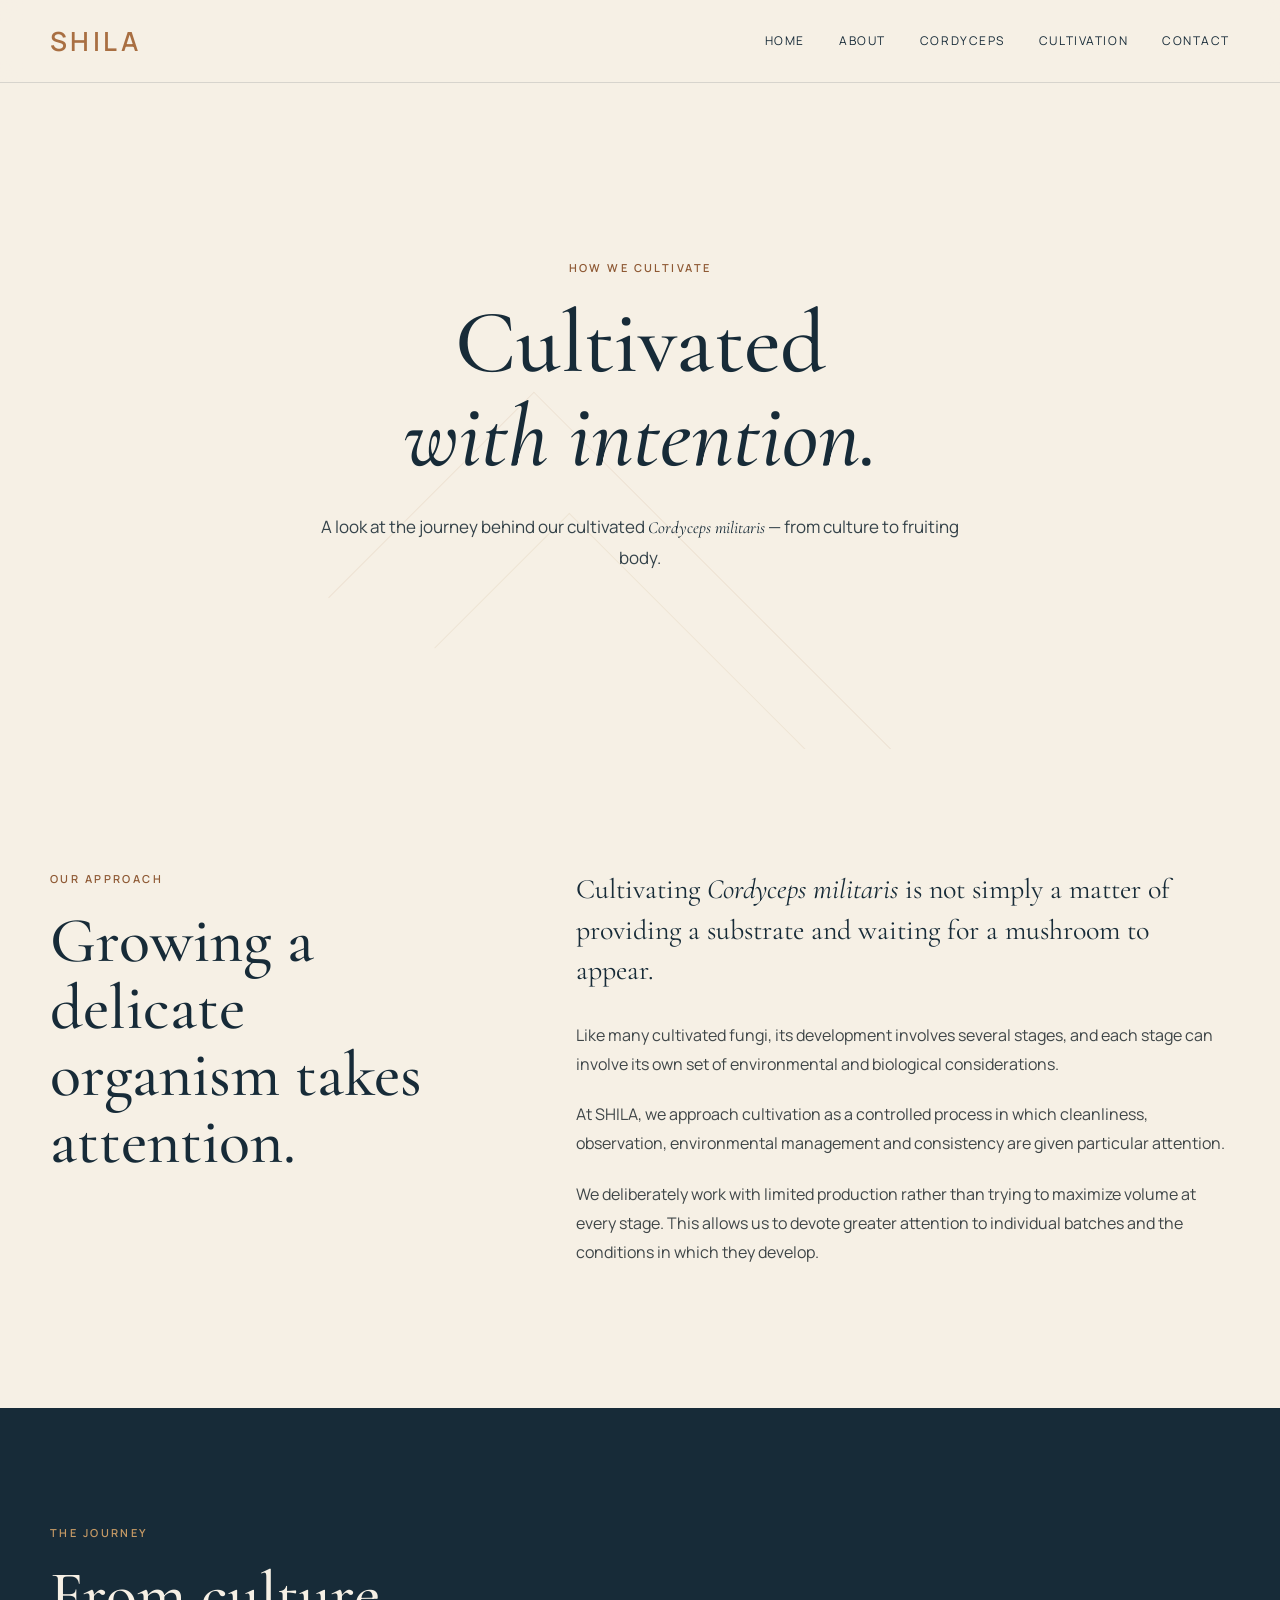
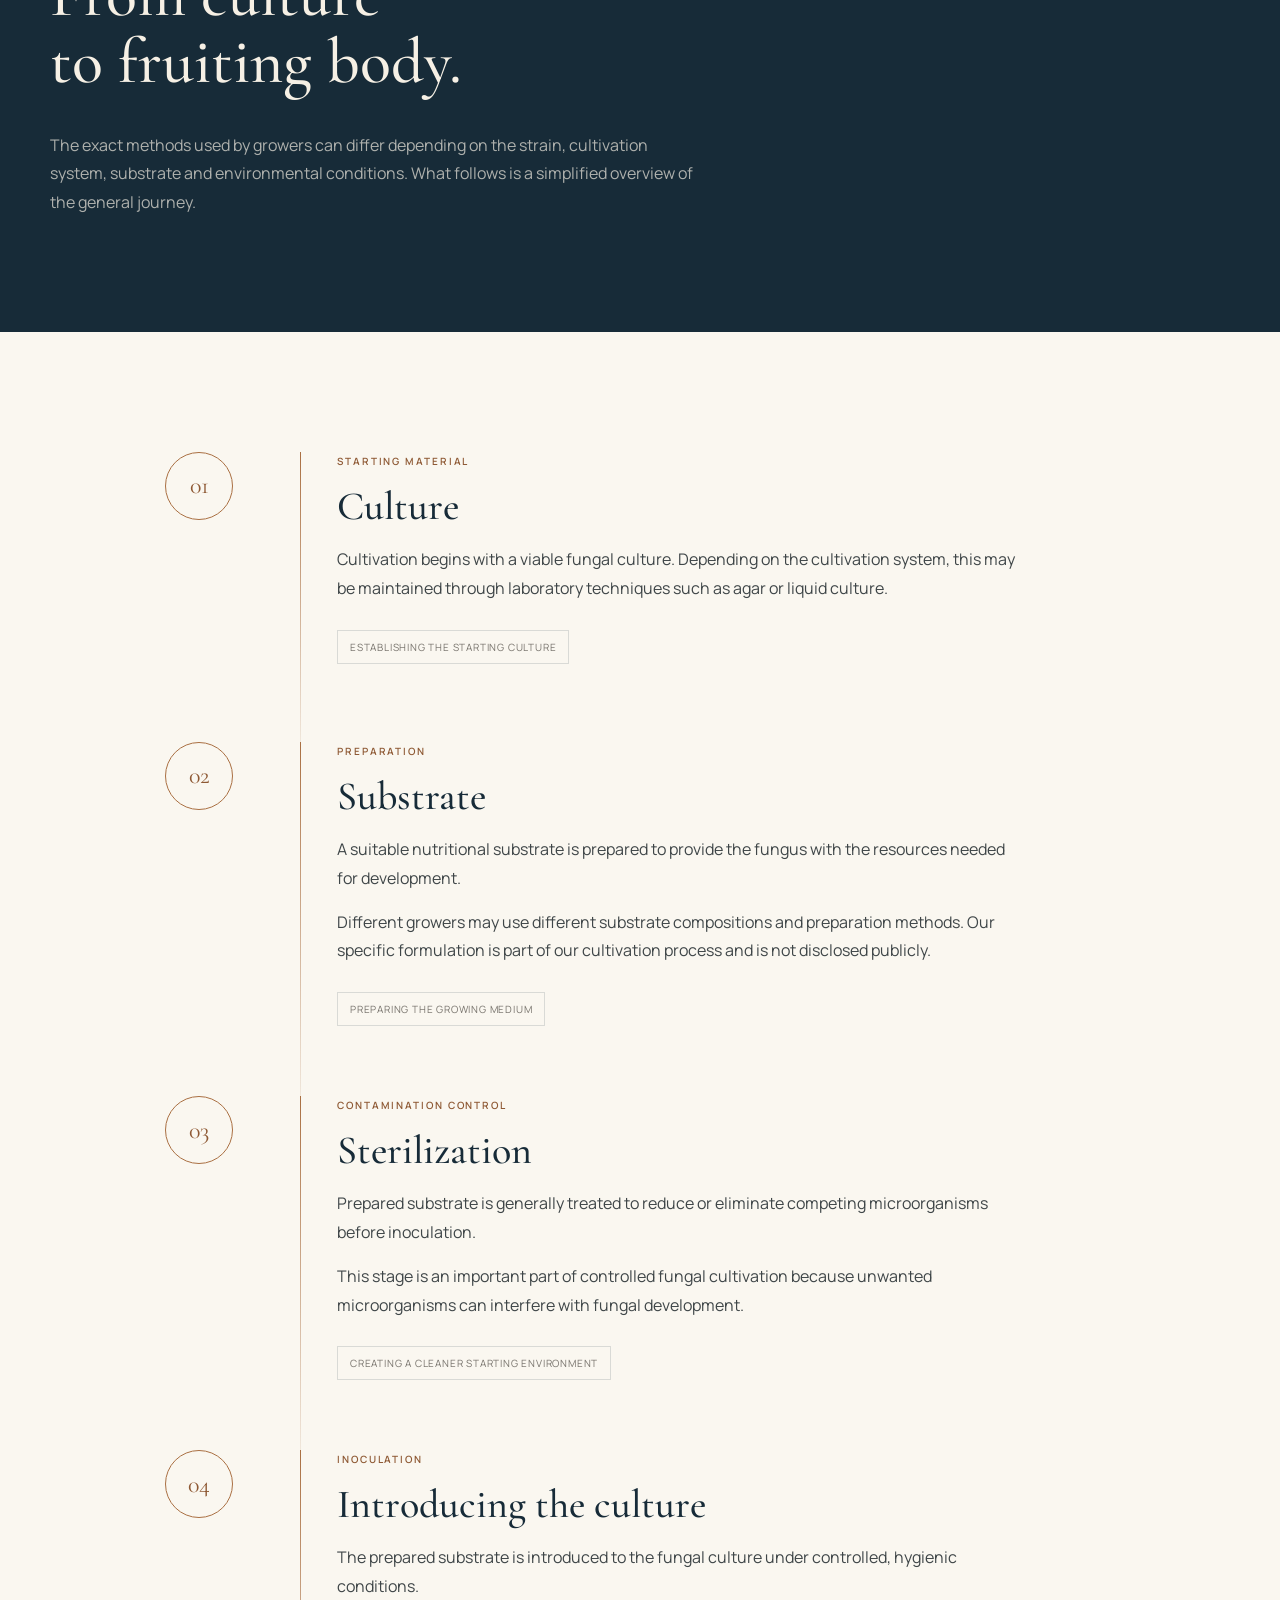
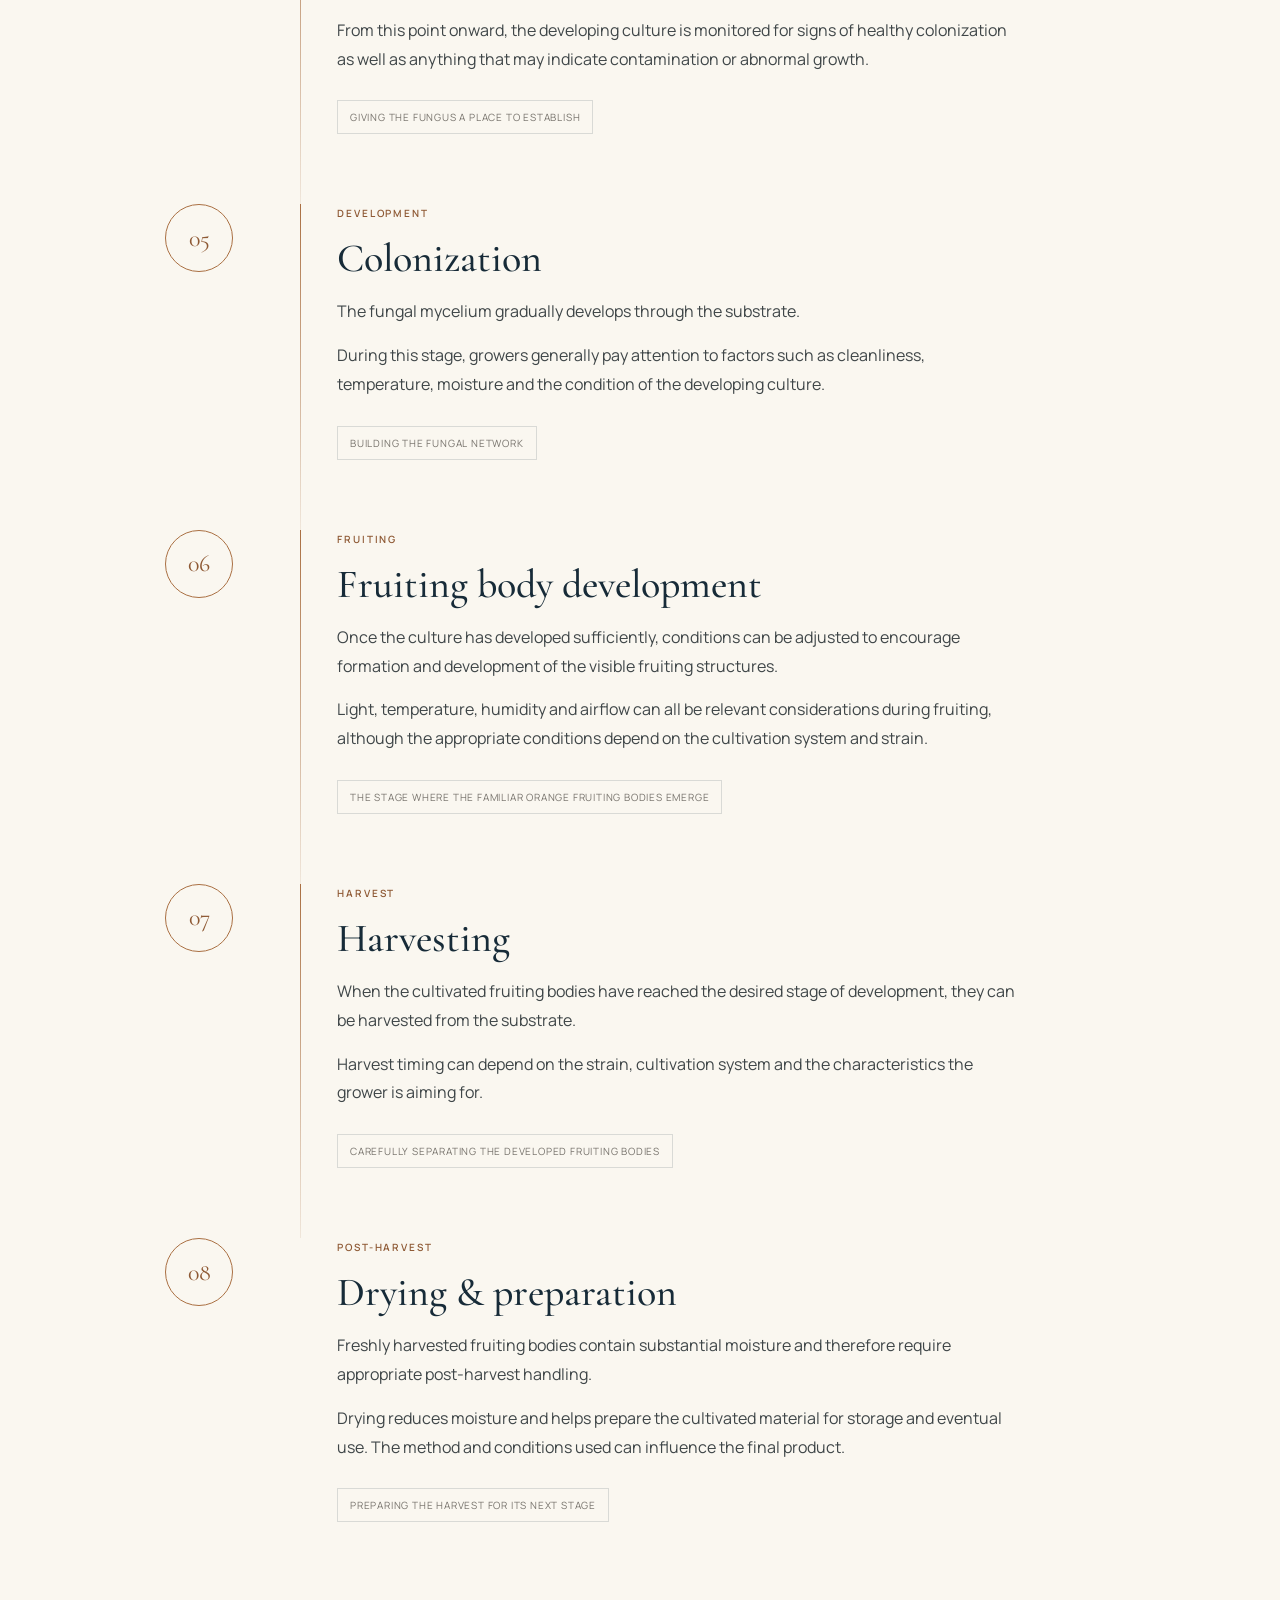
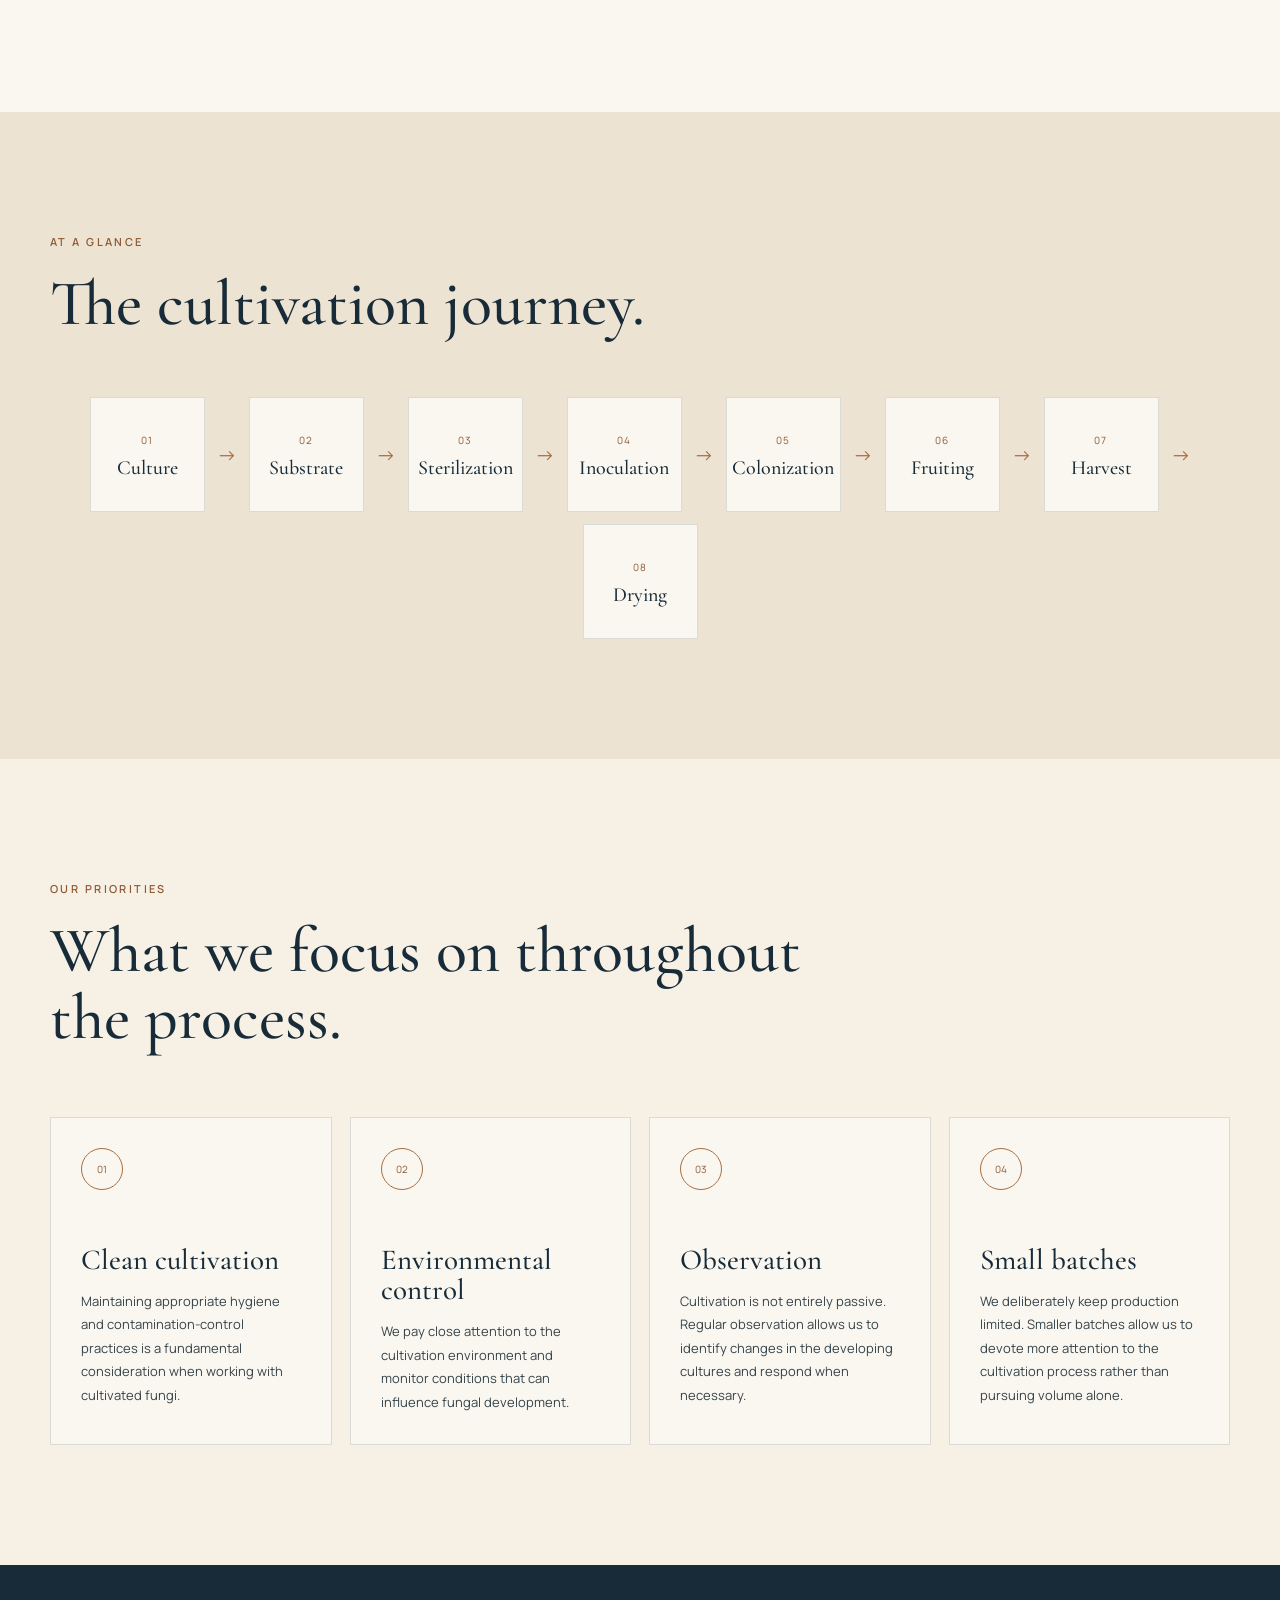
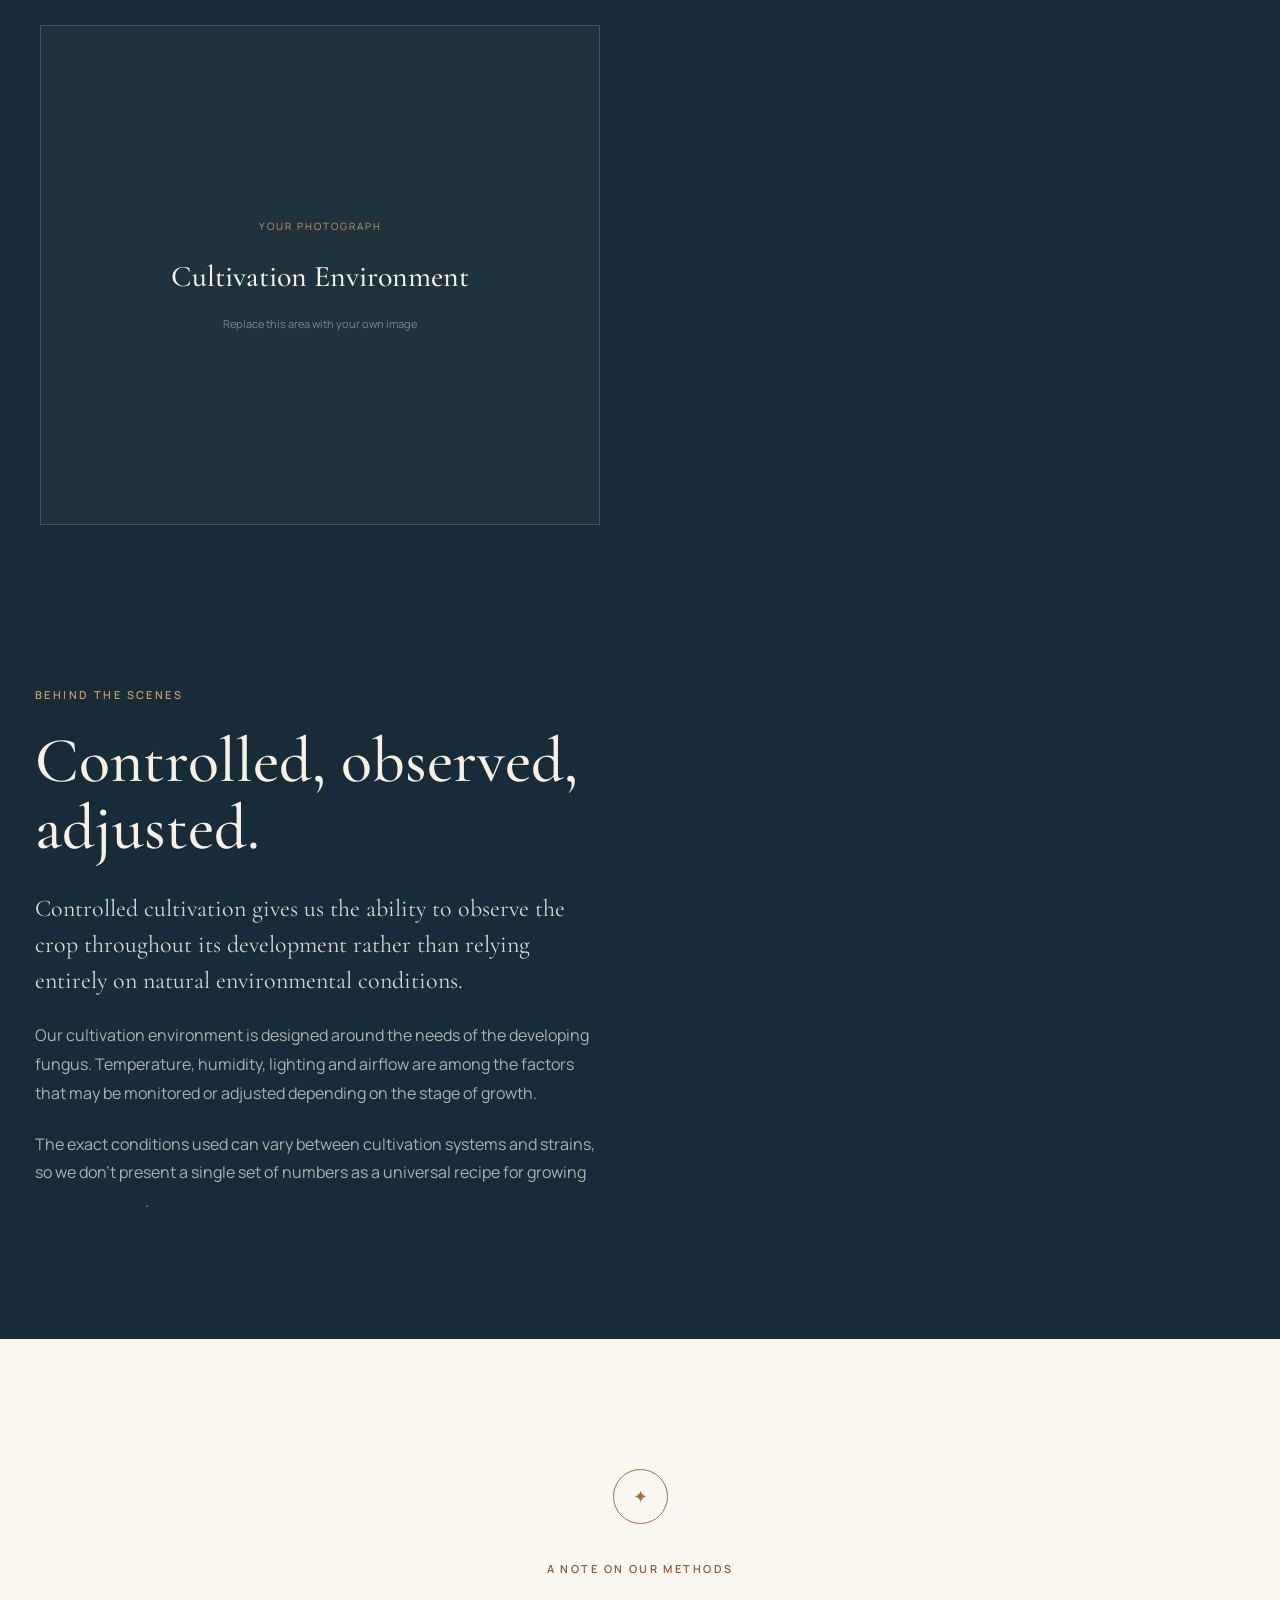
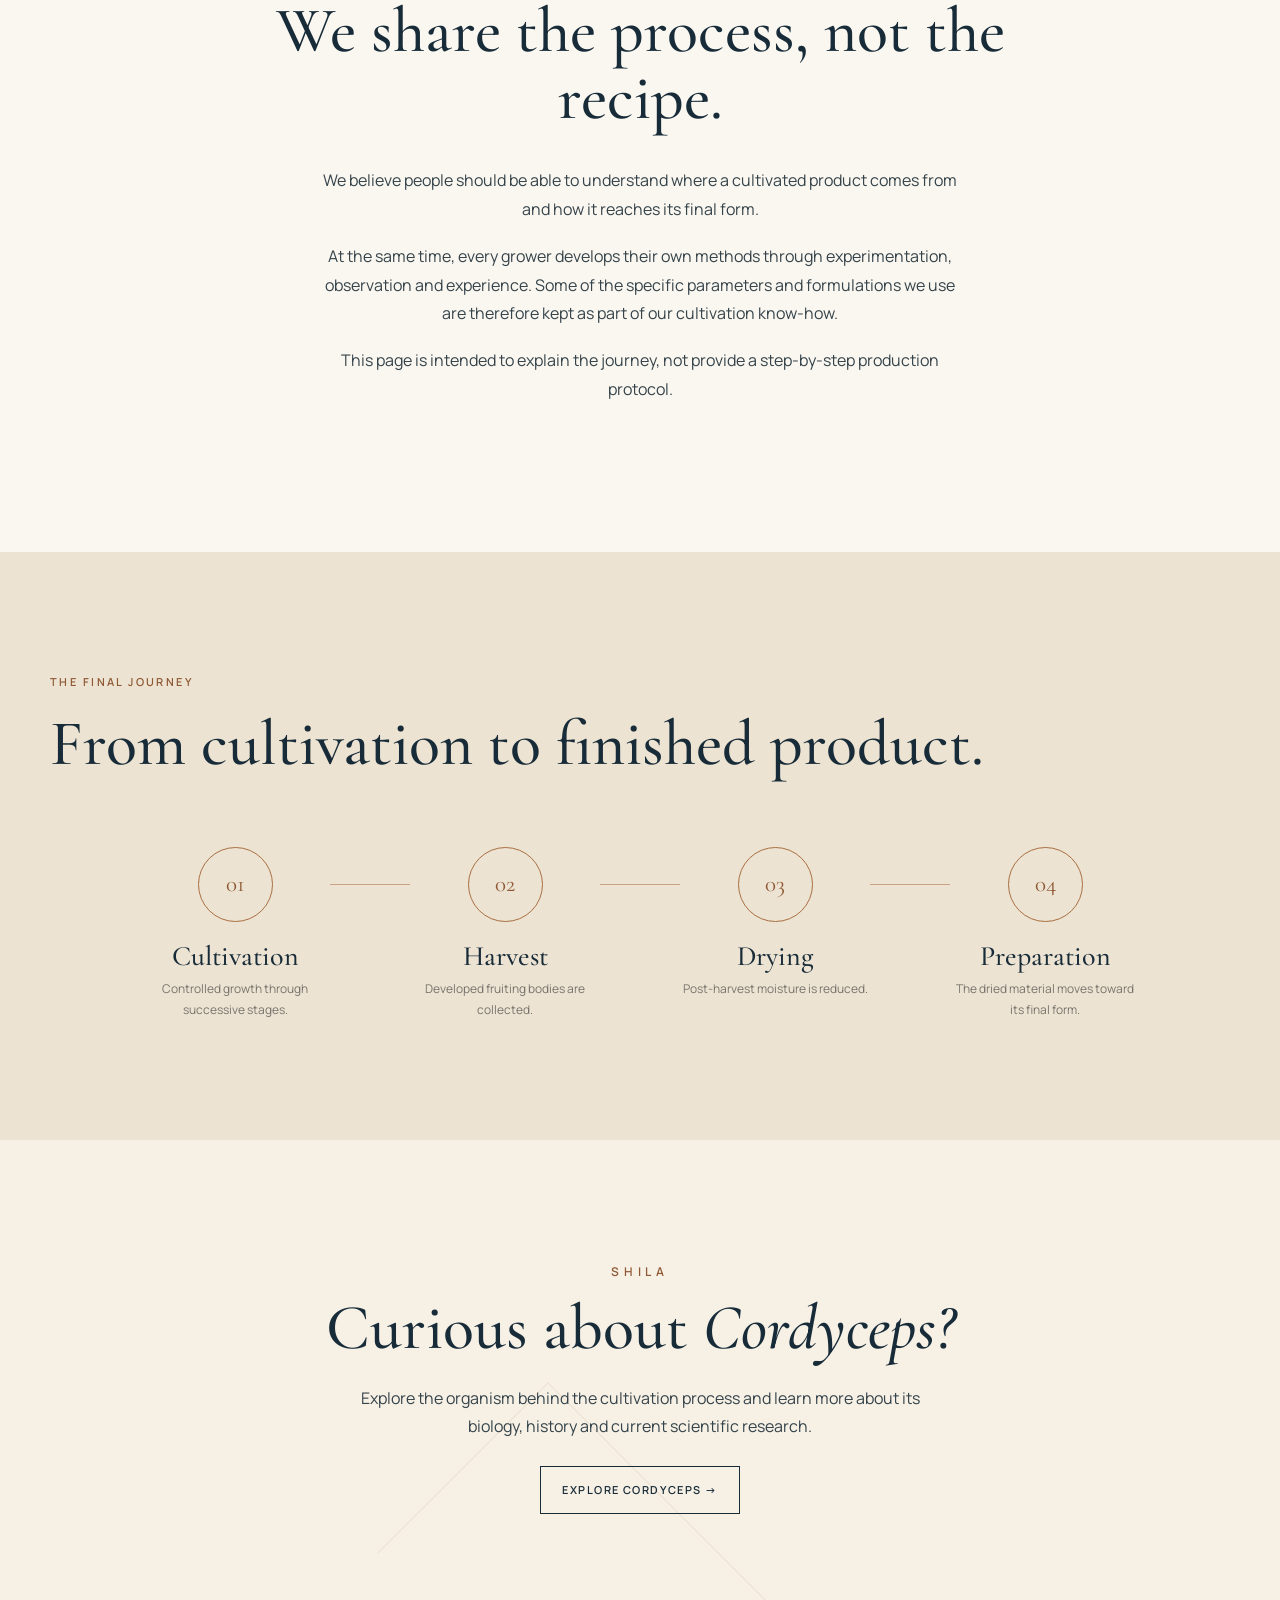
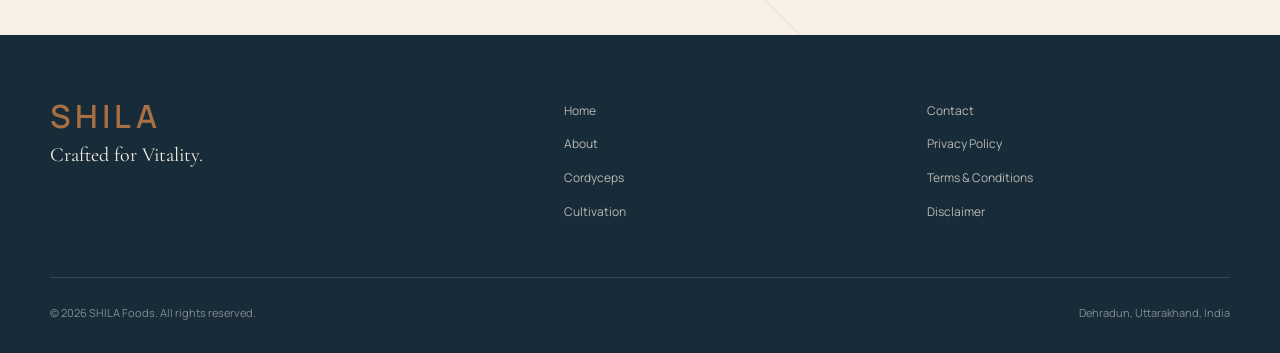
<file: cultivation.html>
<!DOCTYPE html>
<html lang="en">

<head>

    <meta charset="UTF-8">

    <meta name="viewport"
          content="width=device-width, initial-scale=1.0">

    <meta name="description"
          content="Explore how SHILA cultivates Cordyceps militaris in controlled, small-batch environments, from culture and substrate preparation through fruiting, harvest and drying.">

    <meta name="keywords"
          content="Cordyceps militaris cultivation, cultivated Cordyceps, Cordyceps farming India, SHILA Foods, Cordyceps cultivation Dehradun">

    <meta name="author"
          content="SHILA Foods">

    <title>Cultivation | SHILA Foods</title>


    <!-- =====================================================
         GOOGLE FONTS
    ====================================================== -->

    <link rel="preconnect"
          href="https://fonts.googleapis.com">

    <link rel="preconnect"
          href="https://fonts.gstatic.com"
          crossorigin>

    <link href="https://fonts.googleapis.com/css2?family=Cormorant+Garamond:wght@400;500;600;700&family=Manrope:wght@300;400;500;600&display=swap"
          rel="stylesheet">


    <!-- =====================================================
         PAGE CSS
    ====================================================== -->

    <link rel="stylesheet"
          href="cultivation.css">

</head>


<body>


<!-- =========================================================
     HEADER
========================================================= -->

<header class="site-header">

    <div class="nav-container">


        <a class="brand-mini" href="index.html" aria-label="SHILA Foods">

  <span class="brand-name">
    <span class="brand-shila">SHILA</span>
  </span>

</a>



        <nav class="main-nav">

            <a href="index.html">
                Home
            </a>

            <a href="about.html">
                About
            </a>

            <a href="cordyceps.html">
                Cordyceps
            </a>

            <a href="cultivation.html">
                Cultivation
            </a>

            <a href="contact.html">
                Contact
            </a>

        </nav>



        <button class="menu-toggle"
                aria-label="Open navigation menu">

            <span></span>
            <span></span>
            <span></span>

        </button>

    </div>

</header>



<!-- =========================================================
     MAIN
========================================================= -->

<main>


<!-- =========================================================
     HERO
========================================================= -->

<section class="cultivation-hero">

    <div class="hero-mountain"></div>


    <div class="hero-content">

        <p class="eyebrow">
            HOW WE CULTIVATE
        </p>

        <h1>
            Cultivated<br>
            <em>with intention.</em>
        </h1>

        <p class="hero-description">
            A look at the journey behind our
            cultivated <em>Cordyceps militaris</em> —
            from culture to fruiting body.
        </p>

    </div>

</section>



<!-- =========================================================
     INTRODUCTION
========================================================= -->

<section class="intro-section">

    <div class="intro-grid">


        <div class="intro-heading">

            <p class="eyebrow">
                OUR APPROACH
            </p>

            <h2>
                Growing a delicate
                organism takes
                attention.
            </h2>

        </div>



        <div class="intro-content">

            <p class="lead">
                Cultivating <em>Cordyceps militaris</em>
                is not simply a matter of providing
                a substrate and waiting for a mushroom
                to appear.
            </p>

            <p>
                Like many cultivated fungi, its development
                involves several stages, and each stage can
                involve its own set of environmental and
                biological considerations.
            </p>

            <p>
                At SHILA, we approach cultivation as a
                controlled process in which cleanliness,
                observation, environmental management and
                consistency are given particular attention.
            </p>

            <p>
                We deliberately work with limited production
                rather than trying to maximize volume at every
                stage. This allows us to devote greater
                attention to individual batches and the
                conditions in which they develop.
            </p>

        </div>

    </div>

</section>



<!-- =========================================================
     PROCESS INTRO
========================================================= -->

<section class="process-intro">

    <div class="process-intro-inner">

        <p class="eyebrow">
            THE JOURNEY
        </p>

        <h2>
            From culture<br>
            to fruiting body.
        </h2>

        <p>
            The exact methods used by growers can differ
            depending on the strain, cultivation system,
            substrate and environmental conditions.
            What follows is a simplified overview of the
            general journey.
        </p>

    </div>

</section>



<!-- =========================================================
     CULTIVATION FLOW
========================================================= -->

<section class="process-section">

    <div class="process-container">


        <!-- STEP 01 -->

        <article class="process-step">

            <div class="step-number">
                01
            </div>

            <div class="step-line"></div>

            <div class="step-content">

                <p class="step-label">
                    STARTING MATERIAL
                </p>

                <h3>
                    Culture
                </h3>

                <p>
                    Cultivation begins with a viable fungal
                    culture. Depending on the cultivation
                    system, this may be maintained through
                    laboratory techniques such as agar or
                    liquid culture.
                </p>

                <span class="step-note">
                    Establishing the starting culture
                </span>

            </div>

        </article>



        <!-- STEP 02 -->

        <article class="process-step">

            <div class="step-number">
                02
            </div>

            <div class="step-line"></div>

            <div class="step-content">

                <p class="step-label">
                    PREPARATION
                </p>

                <h3>
                    Substrate
                </h3>

                <p>
                    A suitable nutritional substrate is
                    prepared to provide the fungus with the
                    resources needed for development.
                </p>

                <p>
                    Different growers may use different
                    substrate compositions and preparation
                    methods. Our specific formulation is part
                    of our cultivation process and is not
                    disclosed publicly.
                </p>

                <span class="step-note">
                    Preparing the growing medium
                </span>

            </div>

        </article>



        <!-- STEP 03 -->

        <article class="process-step">

            <div class="step-number">
                03
            </div>

            <div class="step-line"></div>

            <div class="step-content">

                <p class="step-label">
                    CONTAMINATION CONTROL
                </p>

                <h3>
                    Sterilization
                </h3>

                <p>
                    Prepared substrate is generally treated
                    to reduce or eliminate competing
                    microorganisms before inoculation.
                </p>

                <p>
                    This stage is an important part of
                    controlled fungal cultivation because
                    unwanted microorganisms can interfere
                    with fungal development.
                </p>

                <span class="step-note">
                    Creating a cleaner starting environment
                </span>

            </div>

        </article>



        <!-- STEP 04 -->

        <article class="process-step">

            <div class="step-number">
                04
            </div>

            <div class="step-line"></div>

            <div class="step-content">

                <p class="step-label">
                    INOCULATION
                </p>

                <h3>
                    Introducing the culture
                </h3>

                <p>
                    The prepared substrate is introduced to
                    the fungal culture under controlled,
                    hygienic conditions.
                </p>

                <p>
                    From this point onward, the developing
                    culture is monitored for signs of healthy
                    colonization as well as anything that may
                    indicate contamination or abnormal growth.
                </p>

                <span class="step-note">
                    Giving the fungus a place to establish
                </span>

            </div>

        </article>



        <!-- STEP 05 -->

        <article class="process-step">

            <div class="step-number">
                05
            </div>

            <div class="step-line"></div>

            <div class="step-content">

                <p class="step-label">
                    DEVELOPMENT
                </p>

                <h3>
                    Colonization
                </h3>

                <p>
                    The fungal mycelium gradually develops
                    through the substrate.
                </p>

                <p>
                    During this stage, growers generally pay
                    attention to factors such as cleanliness,
                    temperature, moisture and the condition
                    of the developing culture.
                </p>

                <span class="step-note">
                    Building the fungal network
                </span>

            </div>

        </article>



        <!-- STEP 06 -->

        <article class="process-step">

            <div class="step-number">
                06
            </div>

            <div class="step-line"></div>

            <div class="step-content">

                <p class="step-label">
                    FRUITING
                </p>

                <h3>
                    Fruiting body development
                </h3>

                <p>
                    Once the culture has developed sufficiently,
                    conditions can be adjusted to encourage
                    formation and development of the visible
                    fruiting structures.
                </p>

                <p>
                    Light, temperature, humidity and airflow
                    can all be relevant considerations during
                    fruiting, although the appropriate
                    conditions depend on the cultivation
                    system and strain.
                </p>

                <span class="step-note">
                    The stage where the familiar orange
                    fruiting bodies emerge
                </span>

            </div>

        </article>



        <!-- STEP 07 -->

        <article class="process-step">

            <div class="step-number">
                07
            </div>

            <div class="step-line"></div>

            <div class="step-content">

                <p class="step-label">
                    HARVEST
                </p>

                <h3>
                    Harvesting
                </h3>

                <p>
                    When the cultivated fruiting bodies have
                    reached the desired stage of development,
                    they can be harvested from the substrate.
                </p>

                <p>
                    Harvest timing can depend on the strain,
                    cultivation system and the characteristics
                    the grower is aiming for.
                </p>

                <span class="step-note">
                    Carefully separating the developed
                    fruiting bodies
                </span>

            </div>

        </article>



        <!-- STEP 08 -->

        <article class="process-step last">

            <div class="step-number">
                08
            </div>

            <div class="step-line"></div>

            <div class="step-content">

                <p class="step-label">
                    POST-HARVEST
                </p>

                <h3>
                    Drying & preparation
                </h3>

                <p>
                    Freshly harvested fruiting bodies contain
                    substantial moisture and therefore require
                    appropriate post-harvest handling.
                </p>

                <p>
                    Drying reduces moisture and helps prepare
                    the cultivated material for storage and
                    eventual use. The method and conditions
                    used can influence the final product.
                </p>

                <span class="step-note">
                    Preparing the harvest for its next stage
                </span>

            </div>

        </article>


    </div>

</section>



<!-- =========================================================
     PROCESS SUMMARY
========================================================= -->

<section class="flow-section">

    <div class="flow-container">

        <p class="eyebrow">
            AT A GLANCE
        </p>

        <h2>
            The cultivation journey.
        </h2>


        <div class="flow-chart">


            <div class="flow-node">

                <span>01</span>

                <strong>
                    Culture
                </strong>

            </div>


            <div class="flow-arrow">
                →
            </div>


            <div class="flow-node">

                <span>02</span>

                <strong>
                    Substrate
                </strong>

            </div>


            <div class="flow-arrow">
                →
            </div>


            <div class="flow-node">

                <span>03</span>

                <strong>
                    Sterilization
                </strong>

            </div>


            <div class="flow-arrow">
                →
            </div>


            <div class="flow-node">

                <span>04</span>

                <strong>
                    Inoculation
                </strong>

            </div>


            <div class="flow-arrow">
                →
            </div>


            <div class="flow-node">

                <span>05</span>

                <strong>
                    Colonization
                </strong>

            </div>


            <div class="flow-arrow">
                →
            </div>


            <div class="flow-node">

                <span>06</span>

                <strong>
                    Fruiting
                </strong>

            </div>


            <div class="flow-arrow">
                →
            </div>


            <div class="flow-node">

                <span>07</span>

                <strong>
                    Harvest
                </strong>

            </div>


            <div class="flow-arrow">
                →
            </div>


            <div class="flow-node">

                <span>08</span>

                <strong>
                    Drying
                </strong>

            </div>

        </div>

    </div>

</section>



<!-- =========================================================
     WHAT WE FOCUS ON
========================================================= -->

<section class="focus-section">

    <div class="focus-container">


        <div class="focus-heading">

            <p class="eyebrow">
                OUR PRIORITIES
            </p>

            <h2>
                What we focus on
                throughout the process.
            </h2>

        </div>



        <div class="focus-grid">


            <article class="focus-card">

                <div class="focus-icon">
                    01
                </div>

                <h3>
                    Clean cultivation
                </h3>

                <p>
                    Maintaining appropriate hygiene and
                    contamination-control practices is a
                    fundamental consideration when working
                    with cultivated fungi.
                </p>

            </article>



            <article class="focus-card">

                <div class="focus-icon">
                    02
                </div>

                <h3>
                    Environmental control
                </h3>

                <p>
                    We pay close attention to the cultivation
                    environment and monitor conditions that
                    can influence fungal development.
                </p>

            </article>



            <article class="focus-card">

                <div class="focus-icon">
                    03
                </div>

                <h3>
                    Observation
                </h3>

                <p>
                    Cultivation is not entirely passive.
                    Regular observation allows us to identify
                    changes in the developing cultures and
                    respond when necessary.
                </p>

            </article>



            <article class="focus-card">

                <div class="focus-icon">
                    04
                </div>

                <h3>
                    Small batches
                </h3>

                <p>
                    We deliberately keep production limited.
                    Smaller batches allow us to devote more
                    attention to the cultivation process rather
                    than pursuing volume alone.
                </p>

            </article>



        </div>

    </div>

</section>



<!-- =========================================================
     OUR CULTIVATION ENVIRONMENT
========================================================= -->

<section class="environment-section">

    <div class="environment-grid">


        <div class="environment-image">

            <!--
                Replace this placeholder later with your own
                cultivation photograph.

                Example:

                <img src="Images/cultivation-room.jpg"
                     alt="SHILA Cordyceps cultivation environment">
            -->

            <div class="image-placeholder">

                <span>
                    YOUR PHOTOGRAPH
                </span>

                <strong>
                    Cultivation Environment
                </strong>

                <small>
                    Replace this area with your own image
                </small>

            </div>

        </div>



        <div class="environment-content">

            <p class="eyebrow">
                BEHIND THE SCENES
            </p>

            <h2>
                Controlled,
                observed,
                adjusted.
            </h2>

            <p class="lead">
                Controlled cultivation gives us the ability
                to observe the crop throughout its development
                rather than relying entirely on natural
                environmental conditions.
            </p>

            <p>
                Our cultivation environment is designed around
                the needs of the developing fungus. Temperature,
                humidity, lighting and airflow are among the
                factors that may be monitored or adjusted
                depending on the stage of growth.
            </p>

            <p>
                The exact conditions used can vary between
                cultivation systems and strains, so we don't
                present a single set of numbers as a universal
                recipe for growing <em>Cordyceps militaris</em>.
            </p>

        </div>

    </div>

</section>



<!-- =========================================================
     PROPRIETARY METHODS
========================================================= -->

<section class="proprietary-section">

    <div class="proprietary-inner">

        <div class="proprietary-symbol">
            ✦
        </div>

        <p class="eyebrow">
            A NOTE ON OUR METHODS
        </p>

        <h2>
            We share the process,
            not the recipe.
        </h2>

        <p>
            We believe people should be able to understand
            where a cultivated product comes from and how
            it reaches its final form.
        </p>

        <p>
            At the same time, every grower develops their own
            methods through experimentation, observation and
            experience. Some of the specific parameters and
            formulations we use are therefore kept as part
            of our cultivation know-how.
        </p>

        <p>
            This page is intended to explain the journey,
            not provide a step-by-step production protocol.
        </p>

    </div>

</section>



<!-- =========================================================
     FROM CULTIVATION TO PRODUCT
========================================================= -->

<section class="product-journey">

    <div class="product-journey-inner">

        <p class="eyebrow">
            THE FINAL JOURNEY
        </p>

        <h2>
            From cultivation
            to finished product.
        </h2>


        <div class="journey-flow">


            <div class="journey-item">

                <div class="journey-circle">
                    01
                </div>

                <h3>
                    Cultivation
                </h3>

                <p>
                    Controlled growth
                    through successive
                    stages.
                </p>

            </div>


            <div class="journey-connector"></div>


            <div class="journey-item">

                <div class="journey-circle">
                    02
                </div>

                <h3>
                    Harvest
                </h3>

                <p>
                    Developed fruiting
                    bodies are collected.
                </p>

            </div>


            <div class="journey-connector"></div>


            <div class="journey-item">

                <div class="journey-circle">
                    03
                </div>

                <h3>
                    Drying
                </h3>

                <p>
                    Post-harvest moisture
                    is reduced.
                </p>

            </div>


            <div class="journey-connector"></div>


            <div class="journey-item">

                <div class="journey-circle">
                    04
                </div>

                <h3>
                    Preparation
                </h3>

                <p>
                    The dried material
                    moves toward its
                    final form.
                </p>

            </div>


        </div>

    </div>

</section>



<!-- =========================================================
     CTA
========================================================= -->

<section class="cultivation-closing">

    <div class="closing-mountain"></div>


    <div class="closing-content">

        <p class="closing-brand">
            SHILA
        </p>

        <h2>
            Curious about
            <em>Cordyceps?</em>
        </h2>

        <p>
            Explore the organism behind the cultivation
            process and learn more about its biology,
            history and current scientific research.
        </p>

        <a href="cordyceps.html"
           class="closing-button">

            Explore Cordyceps →

        </a>

    </div>

</section>


</main>



<!-- =========================================================
     FOOTER
========================================================= -->

<footer class="site-footer">

    <div class="footer-container">


         <!-- Brand -->

        <div class="footer-brand">

            <div class="footer-logo">

  <span class="footer-shila">SHILA</span>

</div>
            <p>
                Crafted for Vitality.
            </p>

        </div>



        <div class="footer-links">

            <a href="index.html">
                Home
            </a>

            <a href="about.html">
                About
            </a>

            <a href="cordyceps.html">
                Cordyceps
            </a>

            <a href="cultivation.html">
                Cultivation
            </a>

        </div>



        <div class="footer-legal">

             <a href="contact.html">
                Contact
            </a>

            <a href="privacy.html">
                Privacy Policy
            </a>

            <a href="terms.html">
                Terms & Conditions
            </a>

            <a href="disclaimer.html">
                Disclaimer
            </a>

        </div>

    </div>



    <div class="footer-bottom">

        <p>
            © 2026 SHILA Foods. All rights reserved.
        </p>

        <p>
            Dehradun, Uttarakhand, India
        </p>

    </div>

</footer>



<!-- =========================================================
     MOBILE MENU
========================================================= -->

<script>

const menuButton =
    document.querySelector(".menu-toggle");

const navigation =
    document.querySelector(".main-nav");


menuButton.addEventListener("click", () => {

    navigation.classList.toggle("mobile-open");

    menuButton.classList.toggle("open");

});

</script>


</body>

</html>
</file>
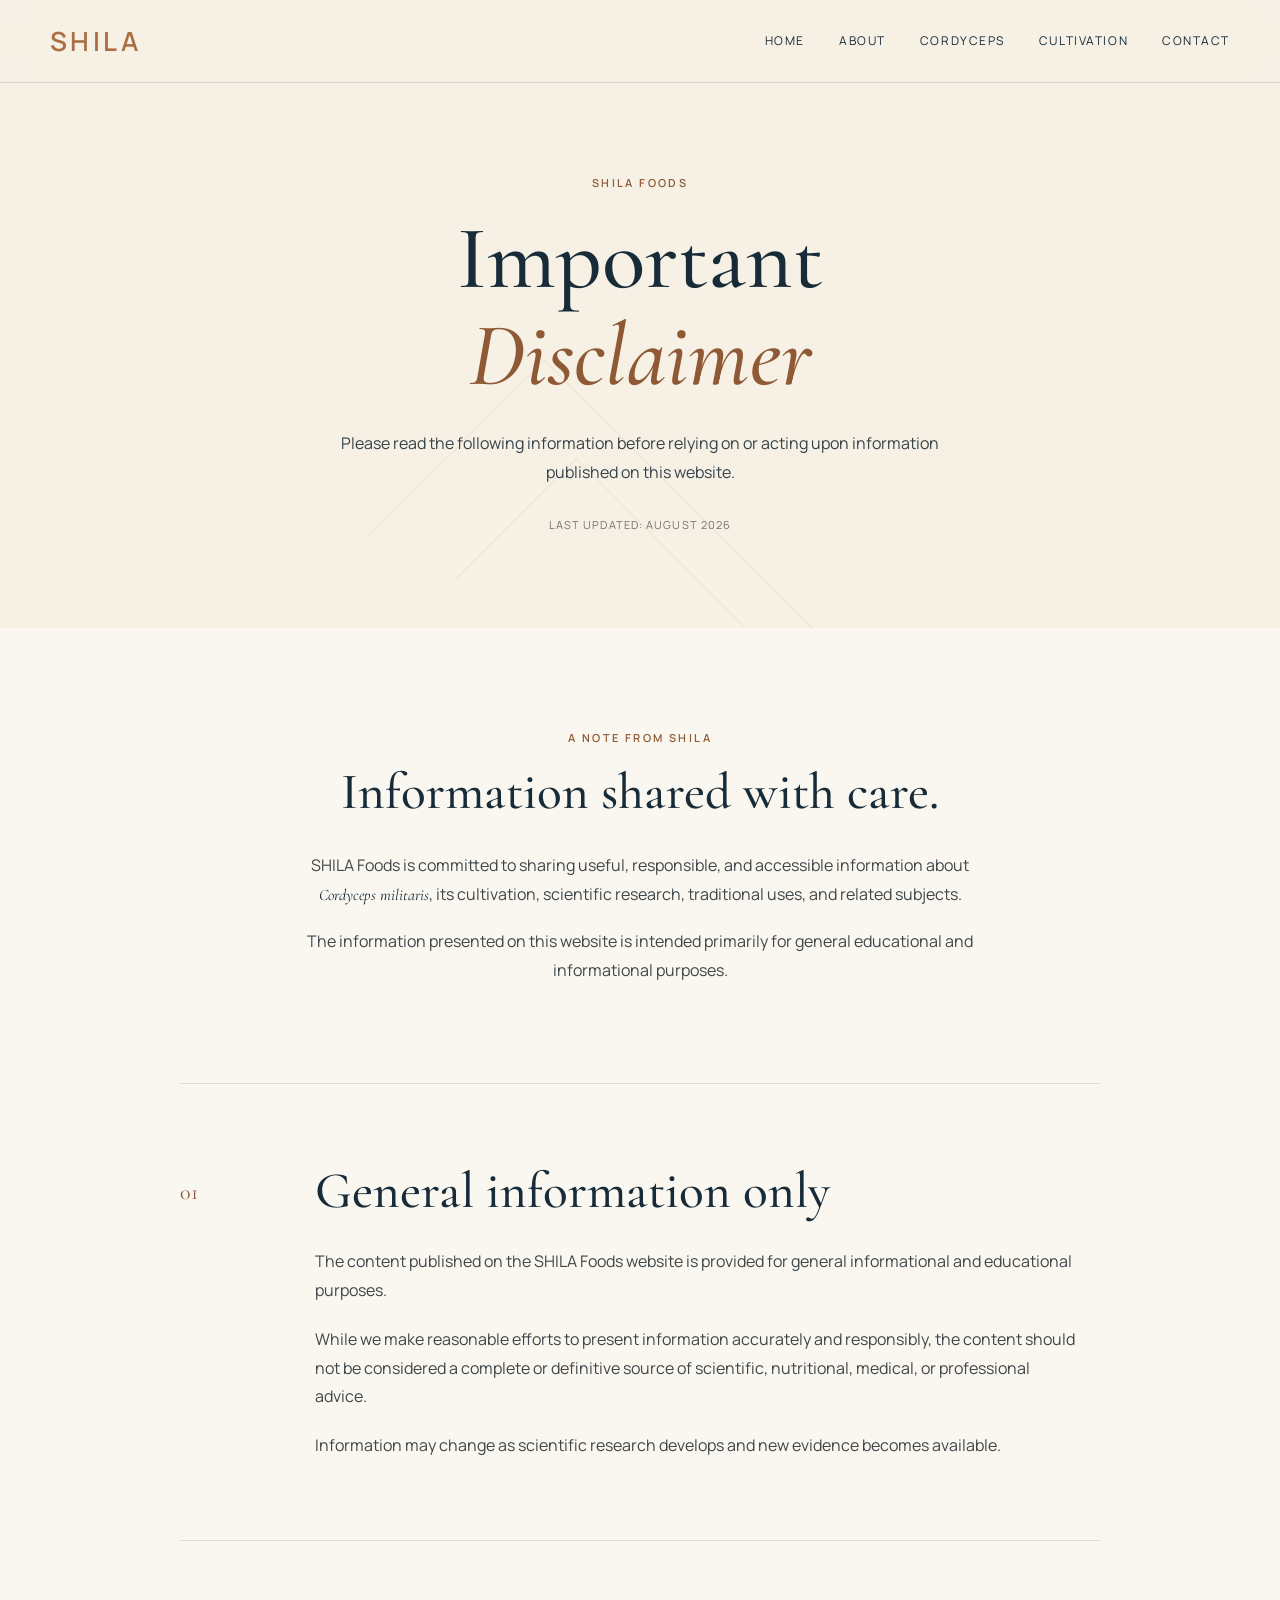
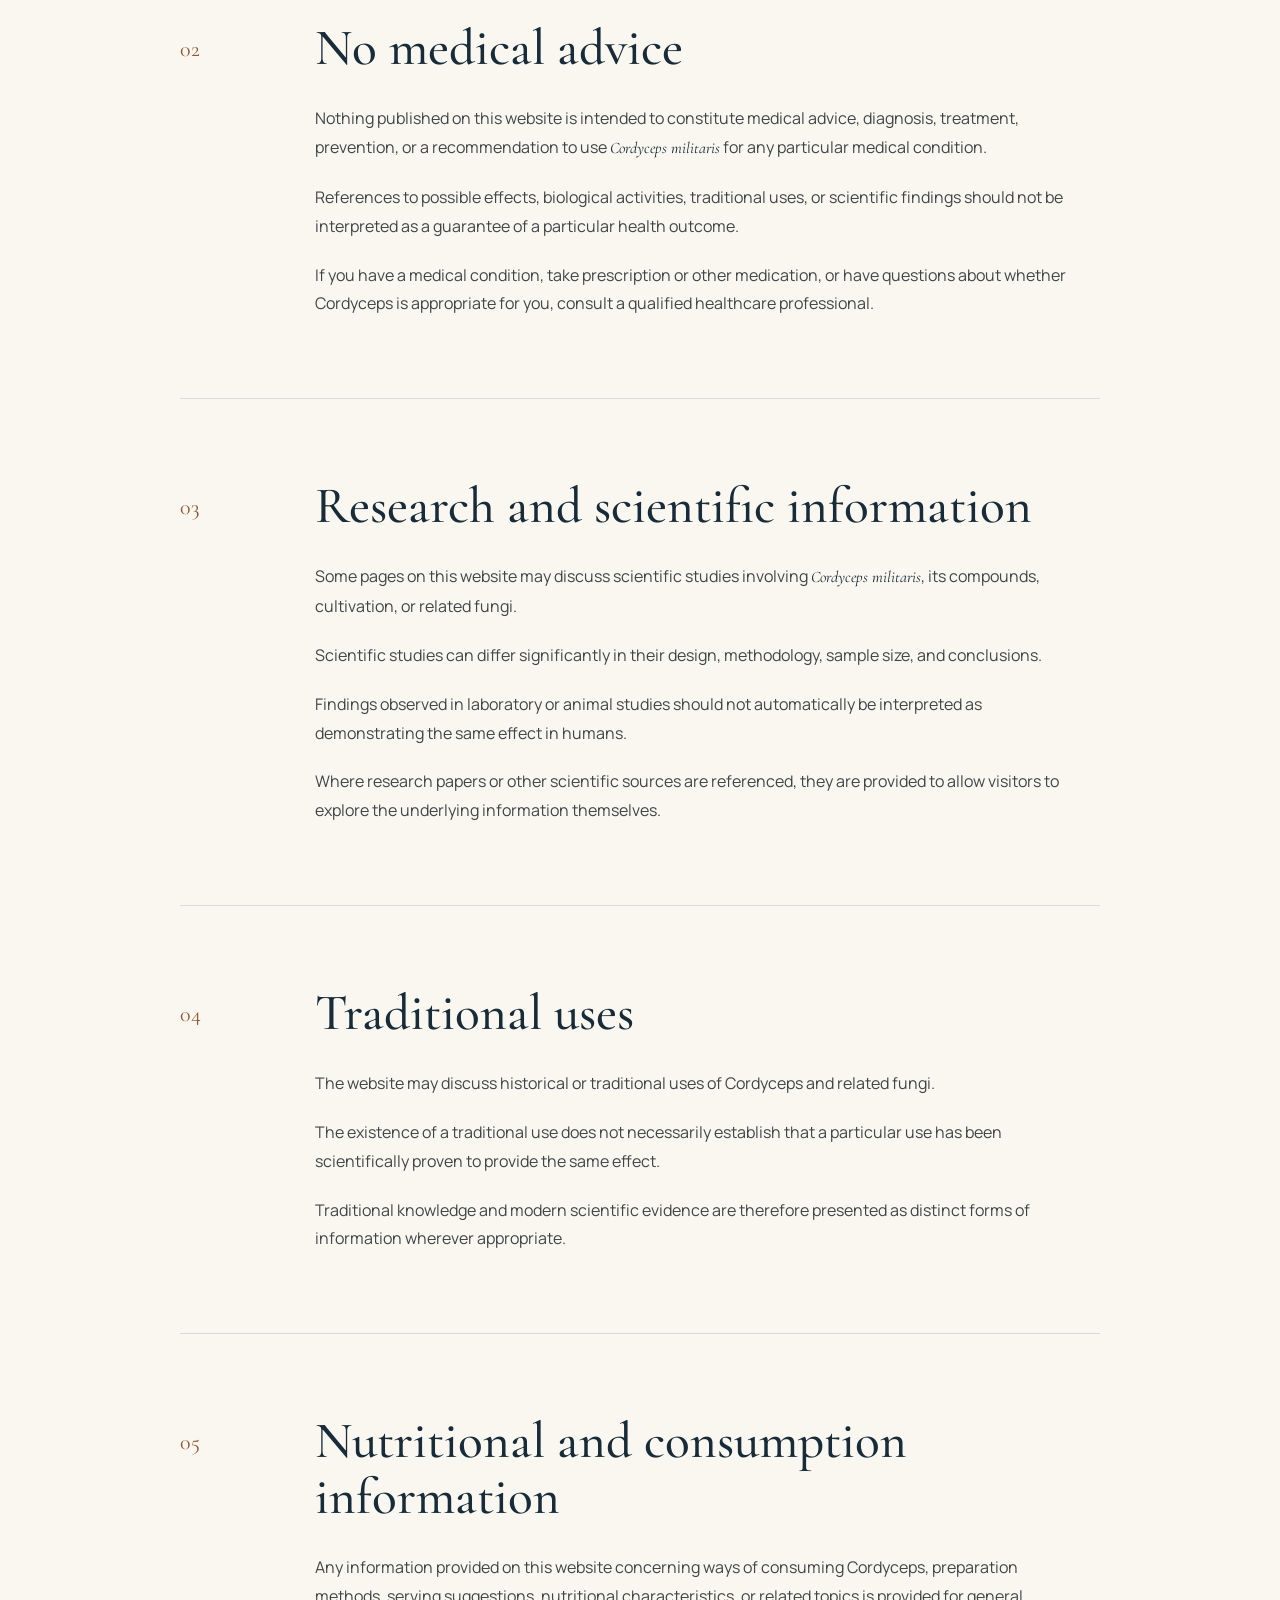
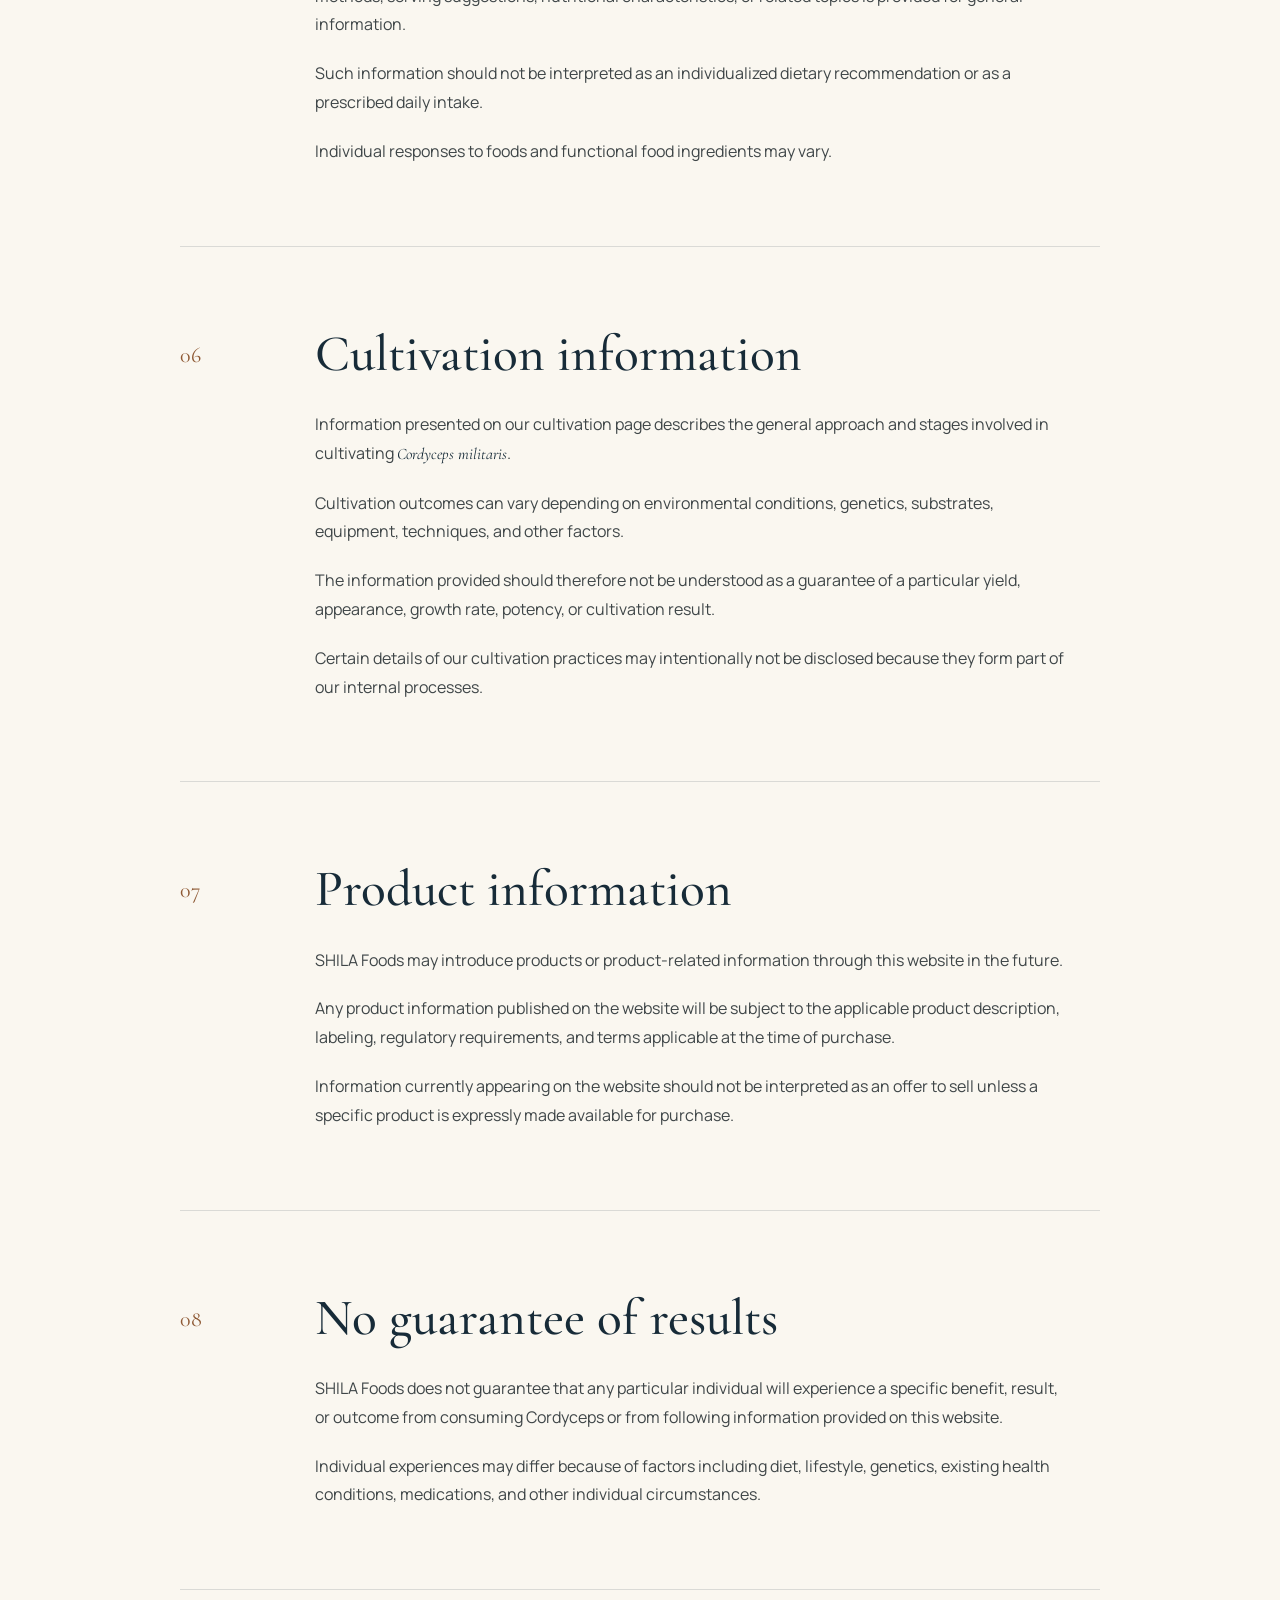
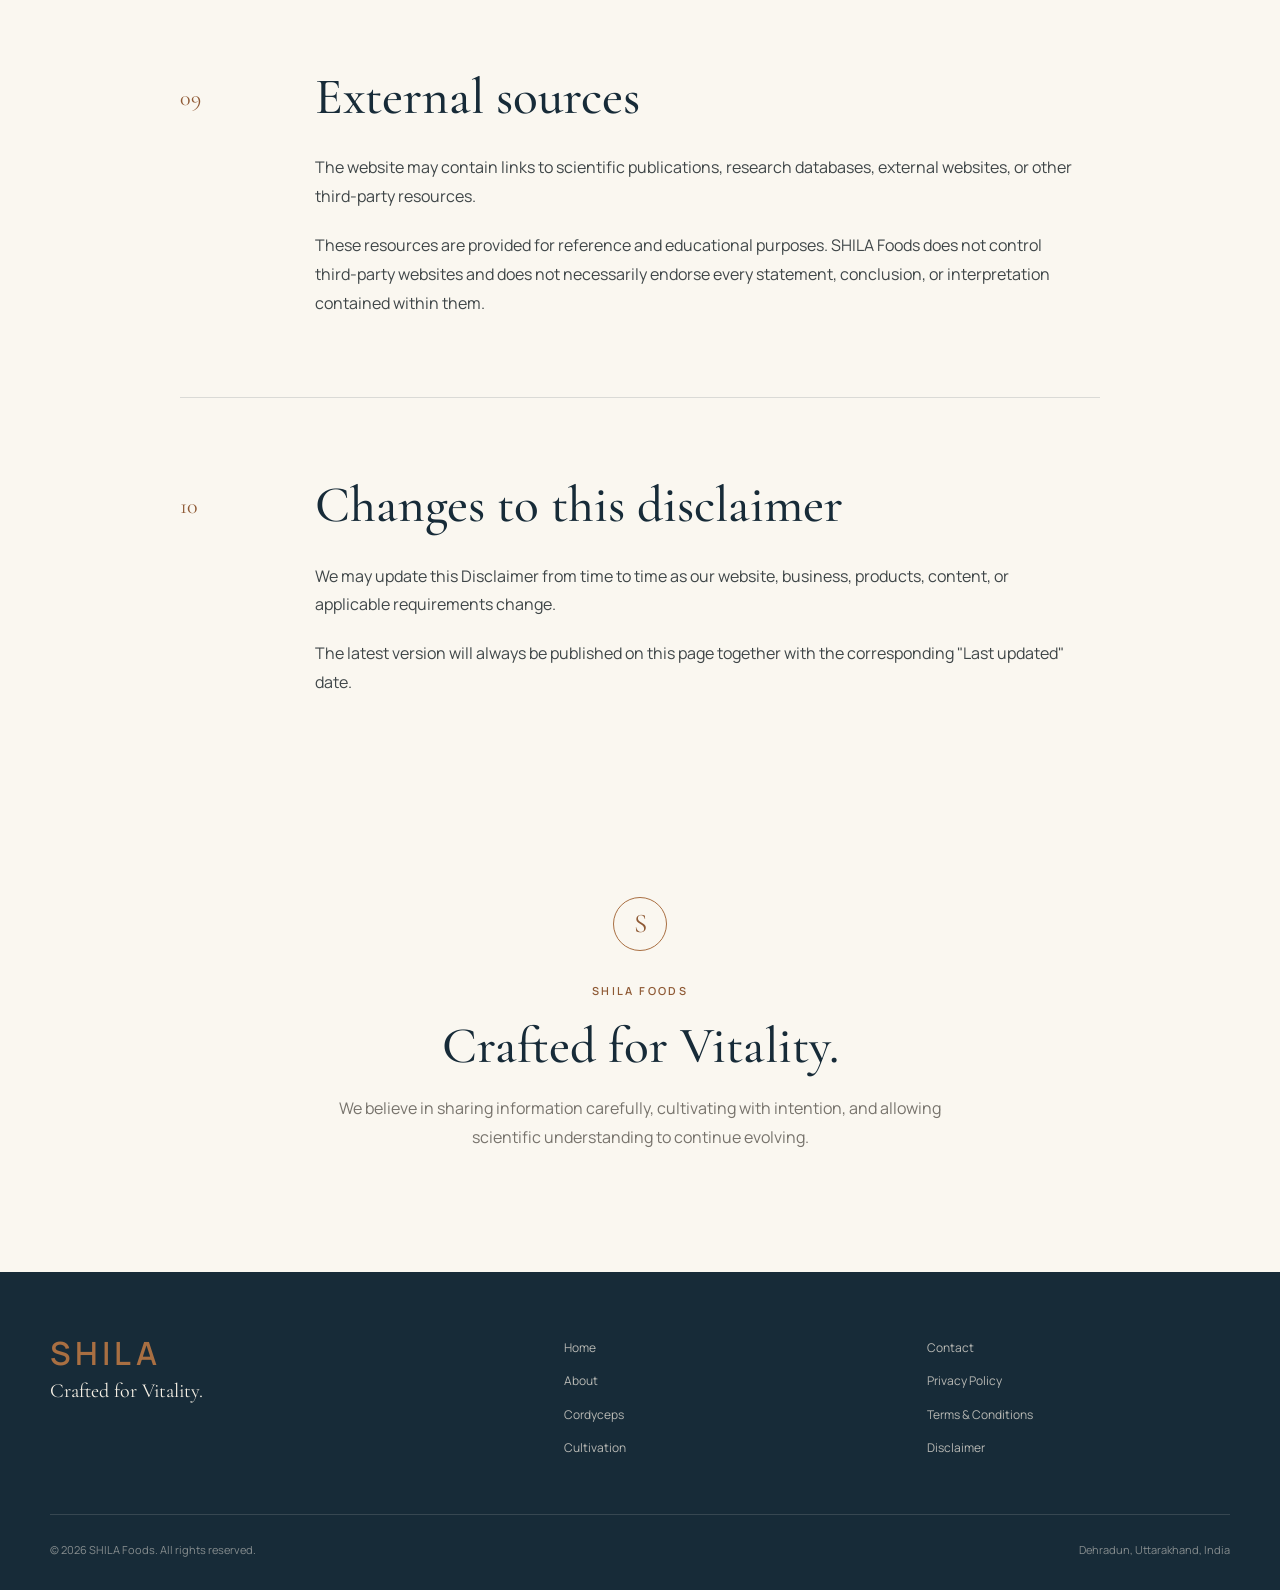
<file: disclaimer.html>
<!DOCTYPE html>
<html lang="en">

<head>

    <meta charset="UTF-8">

    <meta name="viewport"
          content="width=device-width, initial-scale=1.0">

    <meta name="description"
          content="Disclaimer for SHILA Foods. Important information regarding the educational, scientific, nutritional and Cordyceps-related content published on our website.">

    <meta name="author"
          content="SHILA Foods">

    <title>Disclaimer | SHILA Foods</title>


    <!-- =====================================================
         GOOGLE FONTS
    ====================================================== -->

    <link rel="preconnect"
          href="https://fonts.googleapis.com">

    <link rel="preconnect"
          href="https://fonts.gstatic.com"
          crossorigin>

    <link href="https://fonts.googleapis.com/css2?family=Cormorant+Garamond:wght@400;500;600;700&family=Manrope:wght@300;400;500;600&display=swap"
          rel="stylesheet">


    <!-- =====================================================
         PAGE CSS
    ====================================================== -->

    <link rel="stylesheet"
          href="disclaimer.css">

</head>


<body>


<!-- =========================================================
     HEADER
========================================================= -->

<header class="site-header">

    <div class="nav-container">


        <!-- Logo -->

        <a class="brand-mini" href="index.html" aria-label="SHILA Foods">

  <span class="brand-name">
    <span class="brand-shila">SHILA</span>
  </span>

</a>


        <nav class="main-nav">

            <a href="index.html">
                Home
            </a>

            <a href="about.html">
                About
            </a>

            <a href="cordyceps.html">
                Cordyceps
            </a>

            <a href="cultivation.html">
                Cultivation
            </a>

            <a href="contact.html">
                Contact
            </a>

        </nav>


        <button class="menu-toggle"
                aria-label="Open navigation menu">

            <span></span>
            <span></span>
            <span></span>

        </button>

    </div>

</header>



<!-- =========================================================
     HERO
========================================================= -->

<section class="disclaimer-hero">

    <div class="hero-mountain"></div>


    <div class="hero-content">

        <p class="eyebrow">
            SHILA FOODS
        </p>

        <h1>
            Important<br>
            <em>Disclaimer</em>
        </h1>

        <p>
            Please read the following information before
            relying on or acting upon information published
            on this website.
        </p>

        <span class="last-updated">
            Last updated: August 2026
        </span>

    </div>

</section>



<!-- =========================================================
     DISCLAIMER CONTENT
========================================================= -->

<main class="disclaimer-main">


    <!-- INTRODUCTION -->

    <section class="disclaimer-intro">

        <p class="eyebrow">
            A NOTE FROM SHILA
        </p>

        <h2>
            Information shared with care.
        </h2>

        <p>
            SHILA Foods is committed to sharing useful,
            responsible, and accessible information about
            <em>Cordyceps militaris</em>, its cultivation,
            scientific research, traditional uses, and
            related subjects.
        </p>

        <p>
            The information presented on this website is
            intended primarily for general educational and
            informational purposes.
        </p>

    </section>



    <!-- =====================================================
         01
    ====================================================== -->

    <section class="disclaimer-section">

        <div class="section-number">
            01
        </div>

        <div class="section-content">

            <h2>
                General information only
            </h2>

            <p>
                The content published on the SHILA Foods
                website is provided for general informational
                and educational purposes.
            </p>

            <p>
                While we make reasonable efforts to present
                information accurately and responsibly, the
                content should not be considered a complete
                or definitive source of scientific,
                nutritional, medical, or professional advice.
            </p>

            <p>
                Information may change as scientific research
                develops and new evidence becomes available.
            </p>

        </div>

    </section>



    <!-- =====================================================
         02
    ====================================================== -->

    <section class="disclaimer-section">

        <div class="section-number">
            02
        </div>

        <div class="section-content">

            <h2>
                No medical advice
            </h2>

            <p>
                Nothing published on this website is intended
                to constitute medical advice, diagnosis,
                treatment, prevention, or a recommendation
                to use <em>Cordyceps militaris</em> for any
                particular medical condition.
            </p>

            <p>
                References to possible effects, biological
                activities, traditional uses, or scientific
                findings should not be interpreted as a
                guarantee of a particular health outcome.
            </p>

            <p>
                If you have a medical condition, take
                prescription or other medication, or have
                questions about whether Cordyceps is
                appropriate for you, consult a qualified
                healthcare professional.
            </p>

        </div>

    </section>



    <!-- =====================================================
         03
    ====================================================== -->

    <section class="disclaimer-section">

        <div class="section-number">
            03
        </div>

        <div class="section-content">

            <h2>
                Research and scientific information
            </h2>

            <p>
                Some pages on this website may discuss
                scientific studies involving
                <em>Cordyceps militaris</em>, its compounds,
                cultivation, or related fungi.
            </p>

            <p>
                Scientific studies can differ significantly
                in their design, methodology, sample size,
                and conclusions.
            </p>

            <p>
                Findings observed in laboratory or animal
                studies should not automatically be
                interpreted as demonstrating the same effect
                in humans.
            </p>

            <p>
                Where research papers or other scientific
                sources are referenced, they are provided
                to allow visitors to explore the underlying
                information themselves.
            </p>

        </div>

    </section>



    <!-- =====================================================
         04
    ====================================================== -->

    <section class="disclaimer-section">

        <div class="section-number">
            04
        </div>

        <div class="section-content">

            <h2>
                Traditional uses
            </h2>

            <p>
                The website may discuss historical or
                traditional uses of Cordyceps and related
                fungi.
            </p>

            <p>
                The existence of a traditional use does not
                necessarily establish that a particular use
                has been scientifically proven to provide
                the same effect.
            </p>

            <p>
                Traditional knowledge and modern scientific
                evidence are therefore presented as distinct
                forms of information wherever appropriate.
            </p>

        </div>

    </section>



    <!-- =====================================================
         05
    ====================================================== -->

    <section class="disclaimer-section">

        <div class="section-number">
            05
        </div>

        <div class="section-content">

            <h2>
                Nutritional and consumption information
            </h2>

            <p>
                Any information provided on this website
                concerning ways of consuming Cordyceps,
                preparation methods, serving suggestions,
                nutritional characteristics, or related
                topics is provided for general information.
            </p>

            <p>
                Such information should not be interpreted
                as an individualized dietary recommendation
                or as a prescribed daily intake.
            </p>

            <p>
                Individual responses to foods and functional
                food ingredients may vary.
            </p>

        </div>

    </section>



    <!-- =====================================================
         06
    ====================================================== -->

    <section class="disclaimer-section">

        <div class="section-number">
            06
        </div>

        <div class="section-content">

            <h2>
                Cultivation information
            </h2>

            <p>
                Information presented on our cultivation page
                describes the general approach and stages
                involved in cultivating <em>Cordyceps
                militaris</em>.
            </p>

            <p>
                Cultivation outcomes can vary depending on
                environmental conditions, genetics,
                substrates, equipment, techniques, and other
                factors.
            </p>

            <p>
                The information provided should therefore
                not be understood as a guarantee of a
                particular yield, appearance, growth rate,
                potency, or cultivation result.
            </p>

            <p>
                Certain details of our cultivation practices
                may intentionally not be disclosed because
                they form part of our internal processes.
            </p>

        </div>

    </section>



    <!-- =====================================================
         07
    ====================================================== -->

    <section class="disclaimer-section">

        <div class="section-number">
            07
        </div>

        <div class="section-content">

            <h2>
                Product information
            </h2>

            <p>
                SHILA Foods may introduce products or
                product-related information through this
                website in the future.
            </p>

            <p>
                Any product information published on the
                website will be subject to the applicable
                product description, labeling, regulatory
                requirements, and terms applicable at the
                time of purchase.
            </p>

            <p>
                Information currently appearing on the
                website should not be interpreted as an
                offer to sell unless a specific product is
                expressly made available for purchase.
            </p>

        </div>

    </section>



    <!-- =====================================================
         08
    ====================================================== -->

    <section class="disclaimer-section">

        <div class="section-number">
            08
        </div>

        <div class="section-content">

            <h2>
                No guarantee of results
            </h2>

            <p>
                SHILA Foods does not guarantee that any
                particular individual will experience a
                specific benefit, result, or outcome from
                consuming Cordyceps or from following
                information provided on this website.
            </p>

            <p>
                Individual experiences may differ because of
                factors including diet, lifestyle, genetics,
                existing health conditions, medications,
                and other individual circumstances.
            </p>

        </div>

    </section>



    <!-- =====================================================
         09
    ====================================================== -->

    <section class="disclaimer-section">

        <div class="section-number">
            09
        </div>

        <div class="section-content">

            <h2>
                External sources
            </h2>

            <p>
                The website may contain links to scientific
                publications, research databases, external
                websites, or other third-party resources.
            </p>

            <p>
                These resources are provided for reference
                and educational purposes. SHILA Foods does
                not control third-party websites and does
                not necessarily endorse every statement,
                conclusion, or interpretation contained
                within them.
            </p>

        </div>

    </section>



    <!-- =====================================================
         10
    ====================================================== -->

    <section class="disclaimer-section">

        <div class="section-number">
            10
        </div>

        <div class="section-content">

            <h2>
                Changes to this disclaimer
            </h2>

            <p>
                We may update this Disclaimer from time to
                time as our website, business, products,
                content, or applicable requirements change.
            </p>

            <p>
                The latest version will always be published
                on this page together with the corresponding
                "Last updated" date.
            </p>

        </div>

    </section>



    <!-- =====================================================
         FINAL NOTE
    ====================================================== -->

    <section class="disclaimer-final">

        <div class="final-mark">
            S
        </div>

        <p class="eyebrow">
            SHILA FOODS
        </p>

        <h2>
            Crafted for Vitality.
        </h2>

        <p>
            We believe in sharing information carefully,
            cultivating with intention, and allowing
            scientific understanding to continue evolving.
        </p>

    </section>


</main>



<!-- =========================================================
     FOOTER
========================================================= -->

<footer class="site-footer">

    <div class="footer-container">


        <!-- Brand -->

        <div class="footer-brand">

            <div class="footer-logo">

  <span class="footer-shila">SHILA</span>

</div>

            <p>
                Crafted for Vitality.
            </p>

        </div>



        <div class="footer-links">

            <a href="index.html">
                Home
            </a>

            <a href="about.html">
                About
            </a>

            <a href="cordyceps.html">
                Cordyceps
            </a>

            <a href="cultivation.html">
                Cultivation
            </a>

        </div>



        <div class="footer-legal">

           <a href="contact.html">
                Contact
            </a>

            <a href="privacy.html">
                Privacy Policy
            </a>

            <a href="terms.html">
                Terms & Conditions
            </a>

            <a href="disclaimer.html">
                Disclaimer
            </a>

        </div>

    </div>



    <div class="footer-bottom">

        <p>
            © 2026 SHILA Foods. All rights reserved.
        </p>

        <p>
            Dehradun, Uttarakhand, India
        </p>

    </div>

</footer>



<!-- =========================================================
     MOBILE MENU
========================================================= -->

<script>

const menuButton =
    document.querySelector(".menu-toggle");

const navigation =
    document.querySelector(".main-nav");


menuButton.addEventListener("click", () => {

    navigation.classList.toggle("mobile-open");

    menuButton.classList.toggle("open");

});

</script>


</body>

</html>
</file>
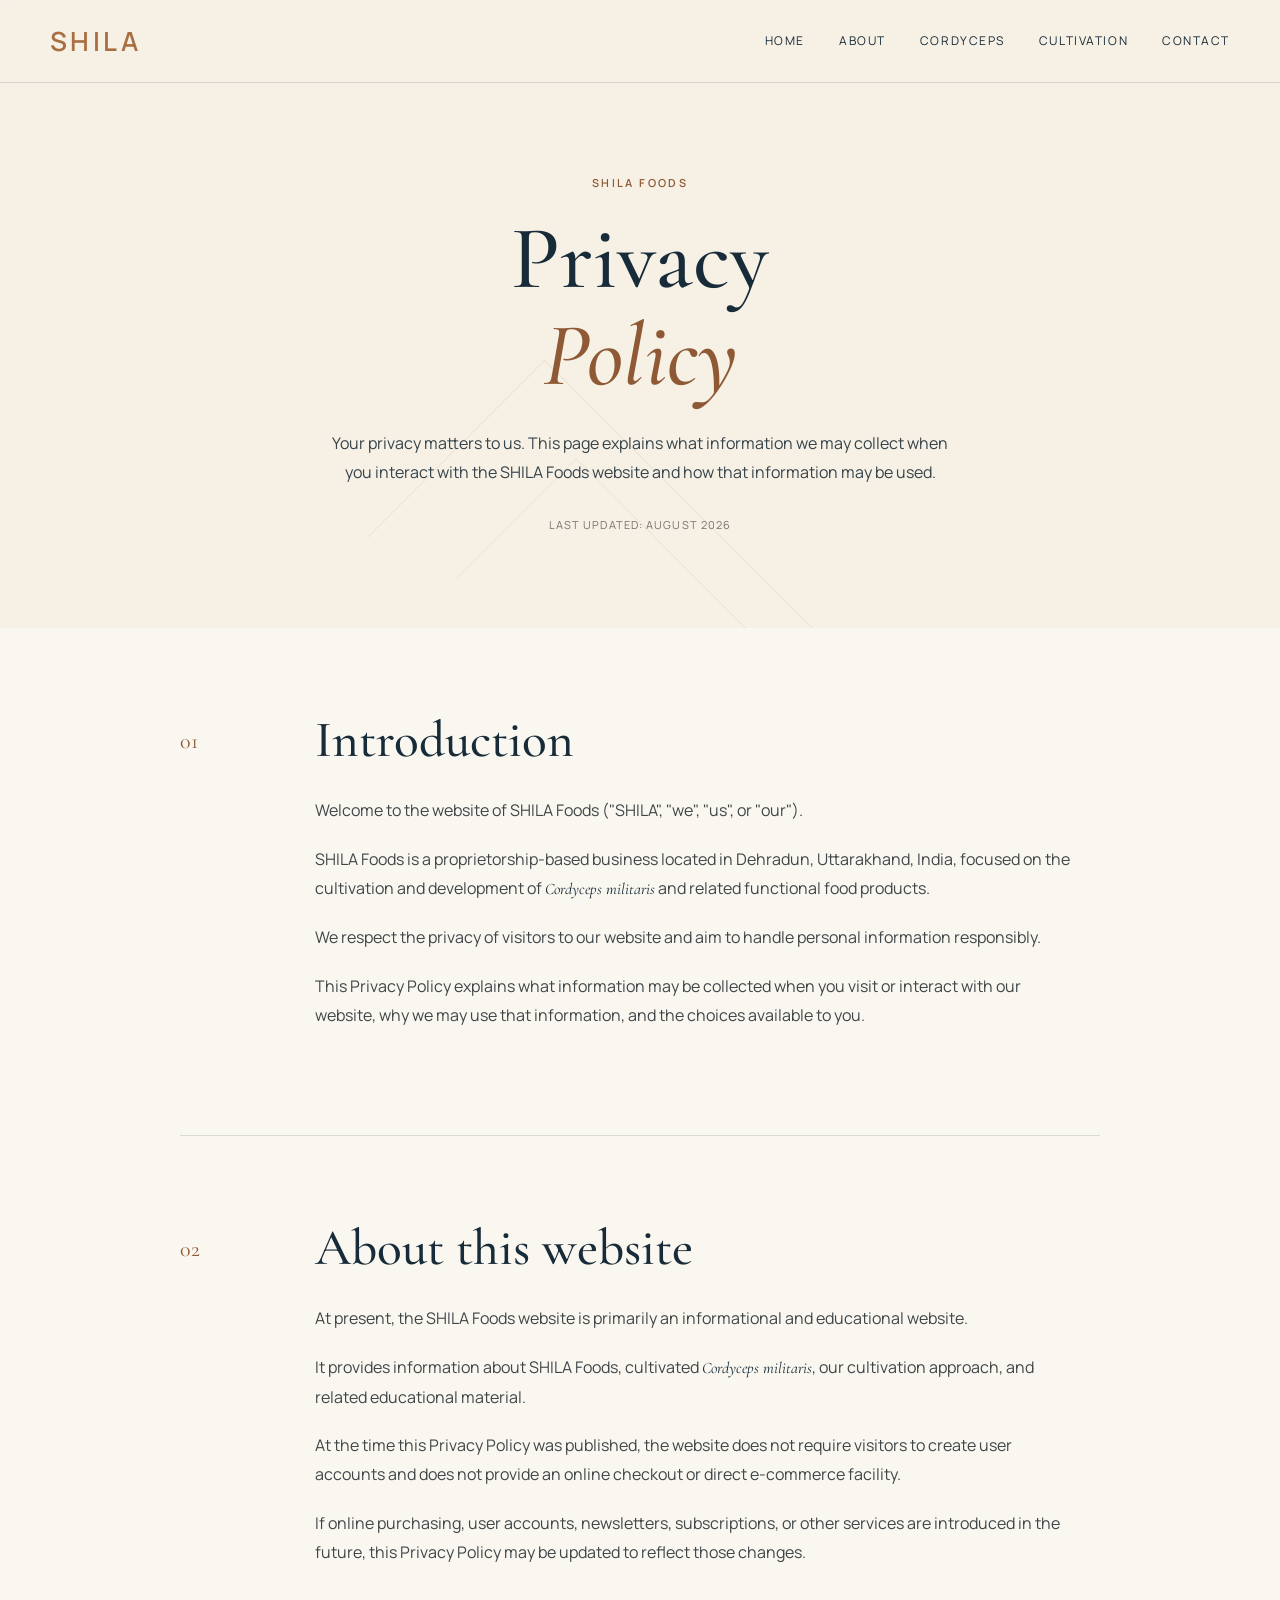
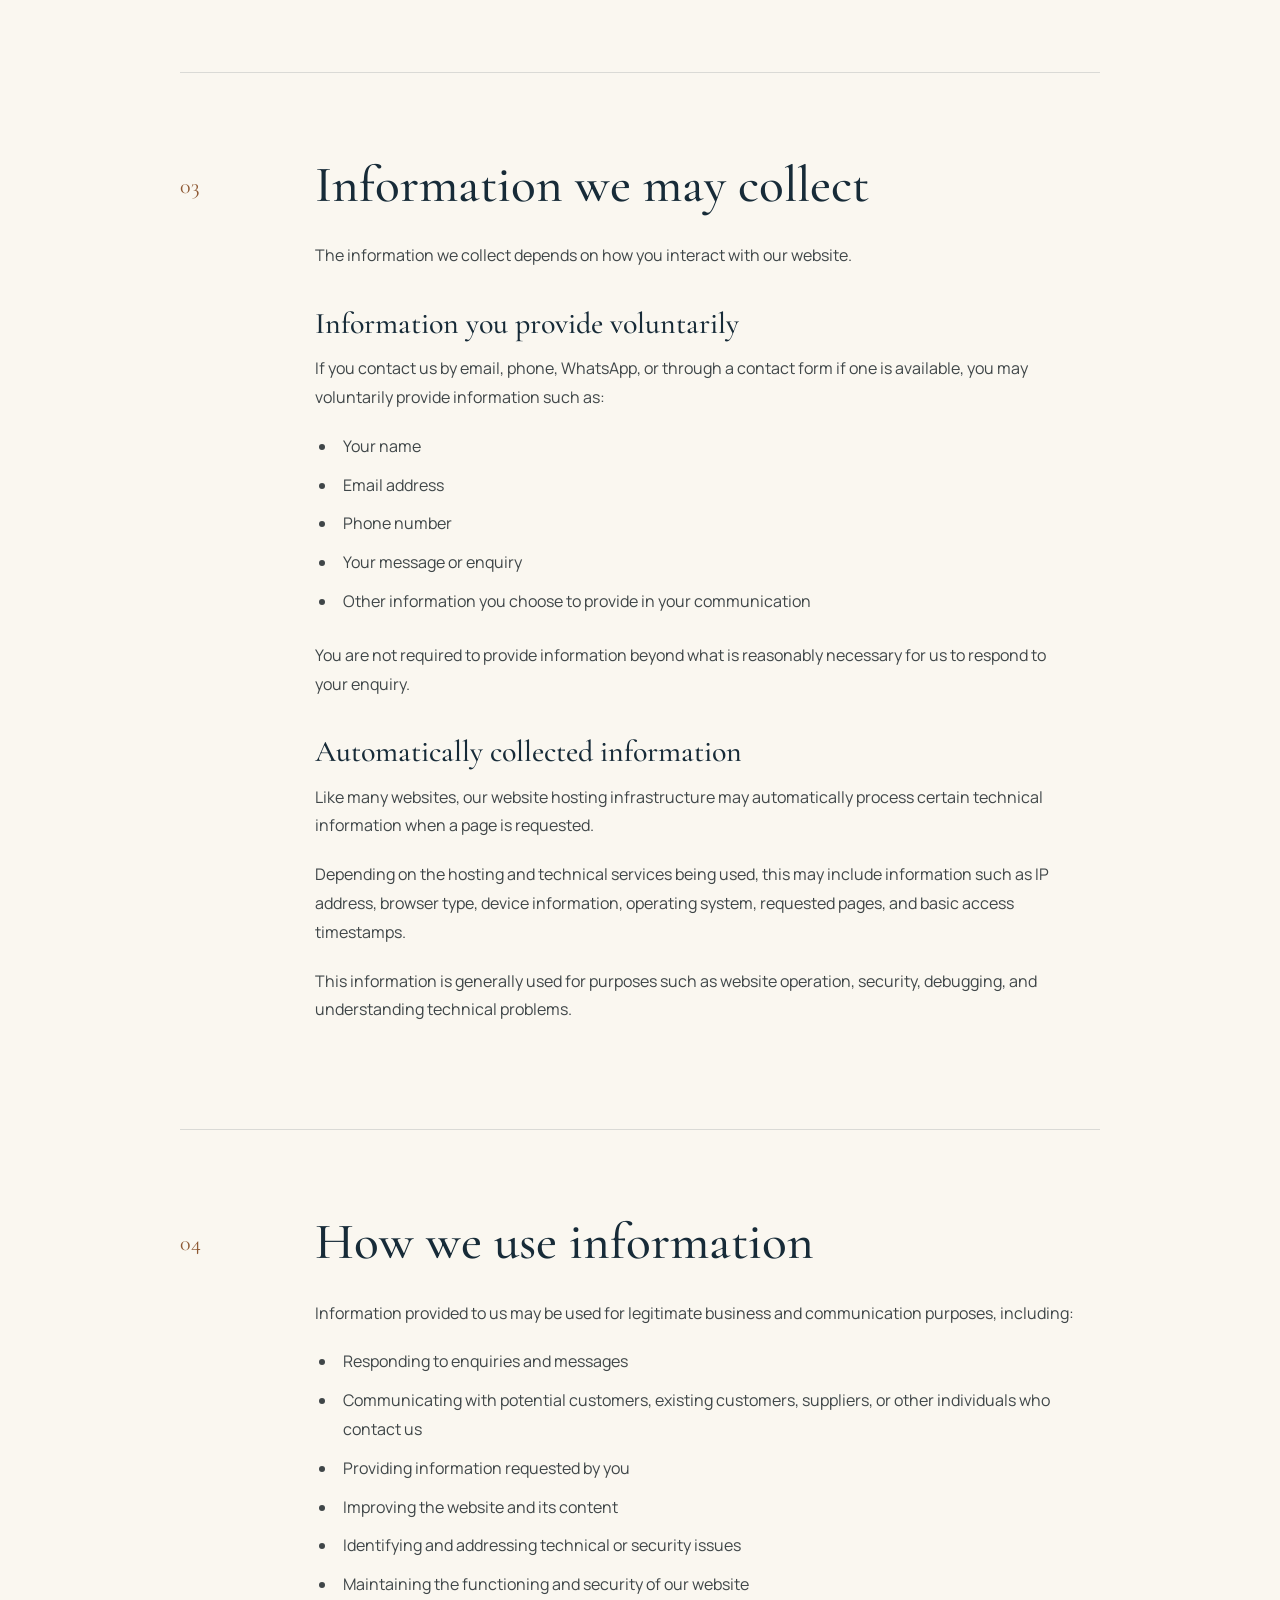
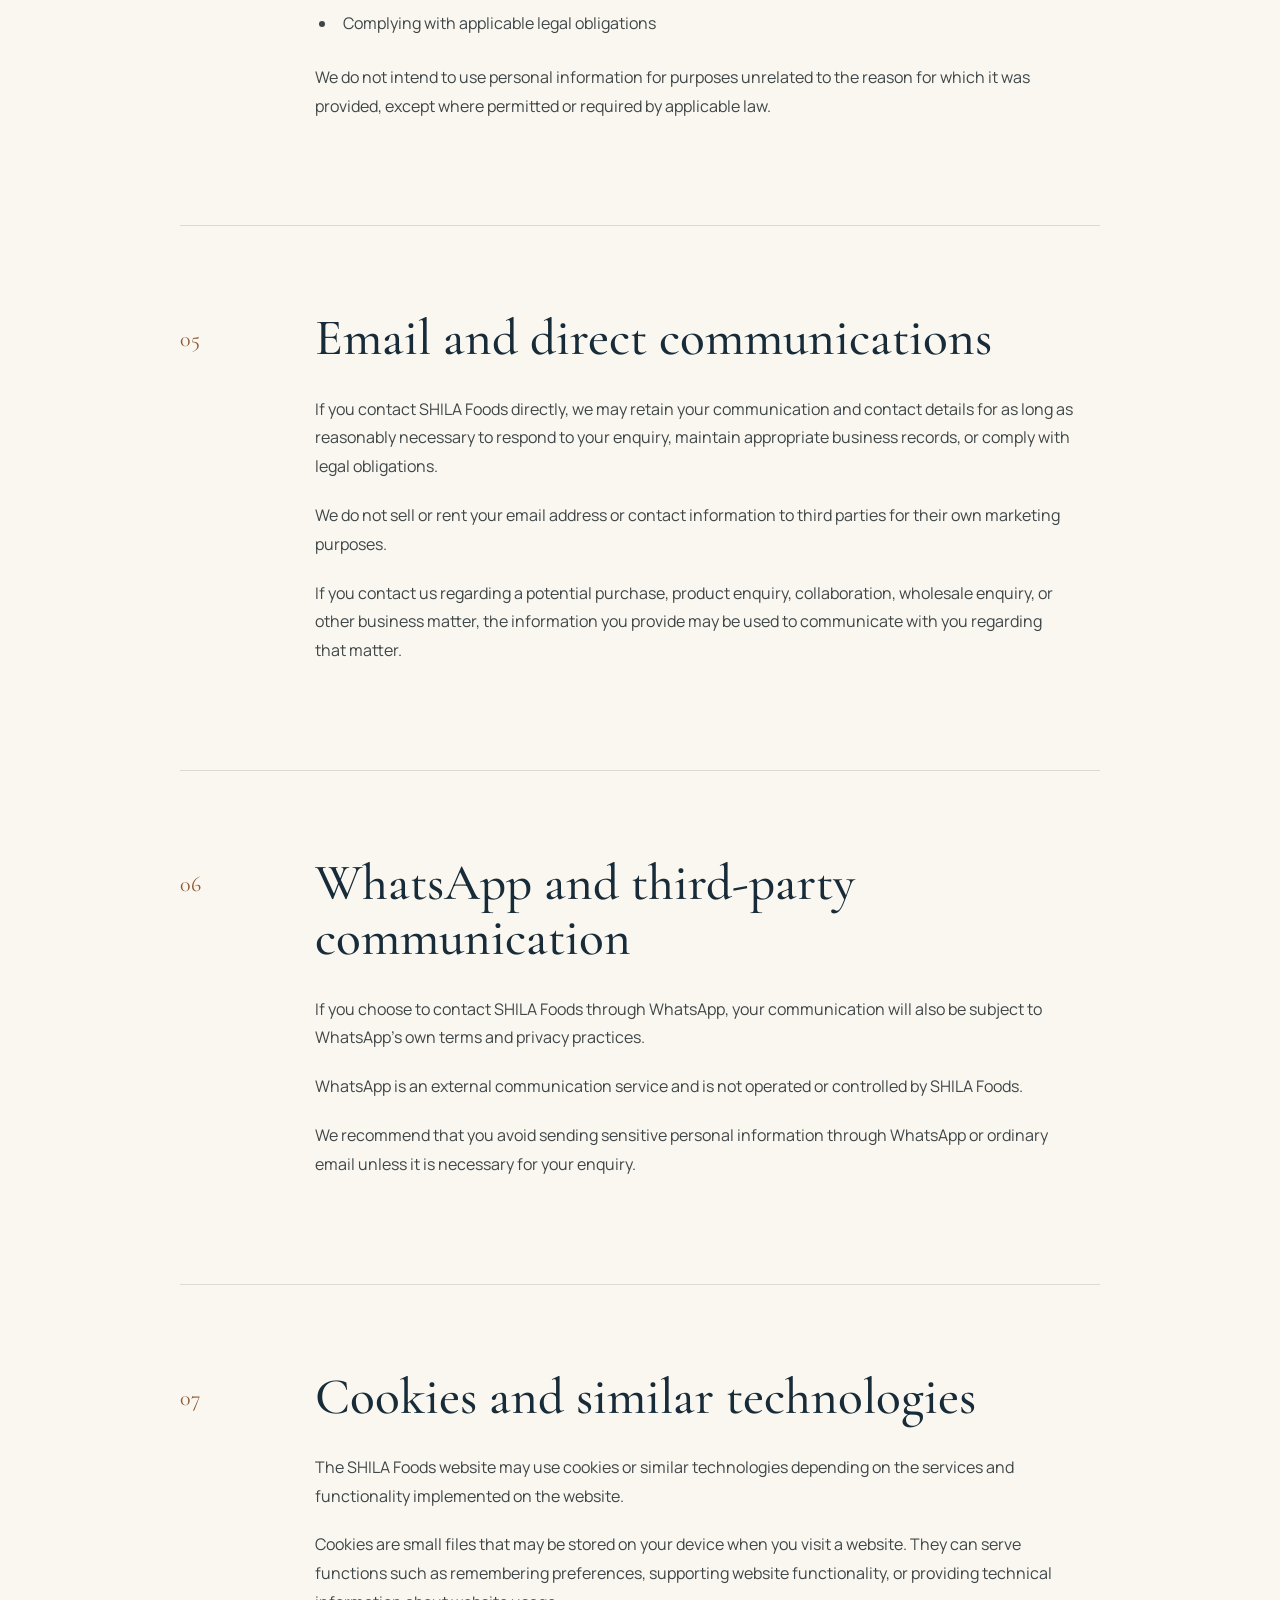
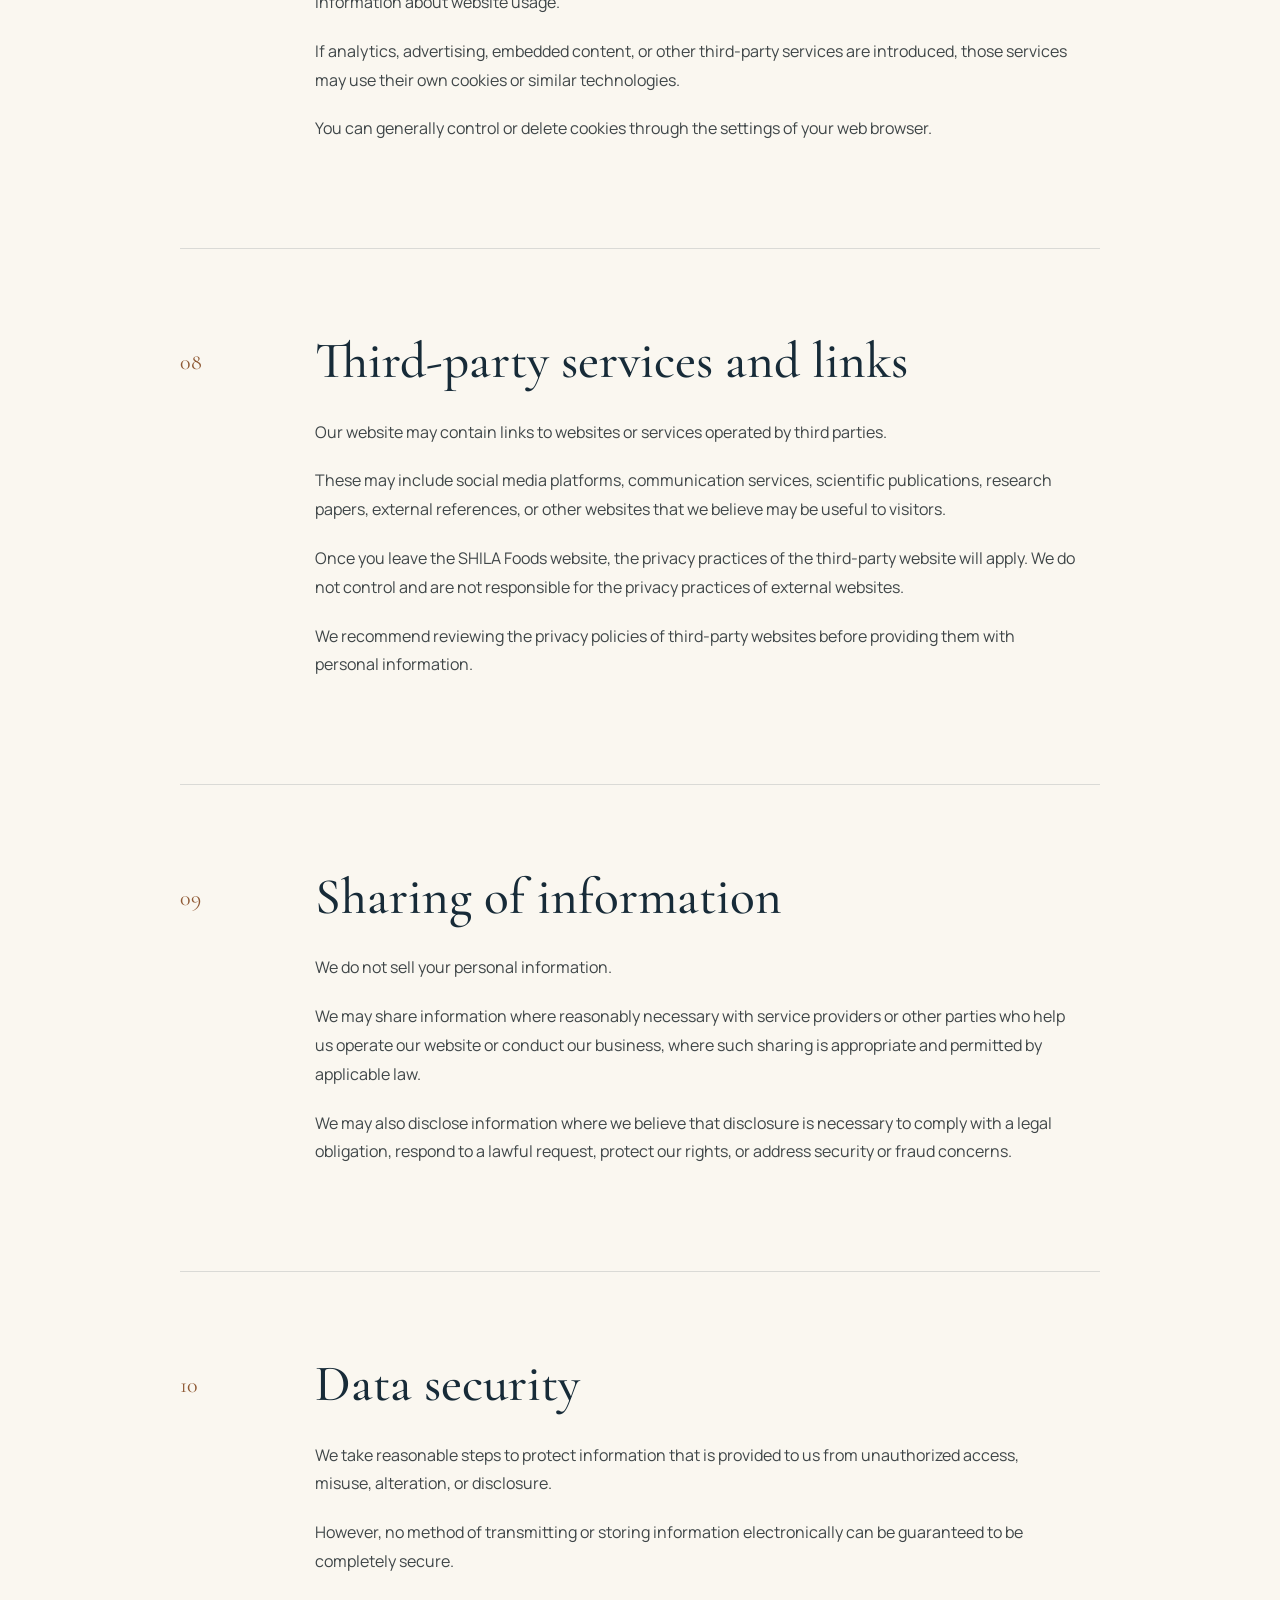
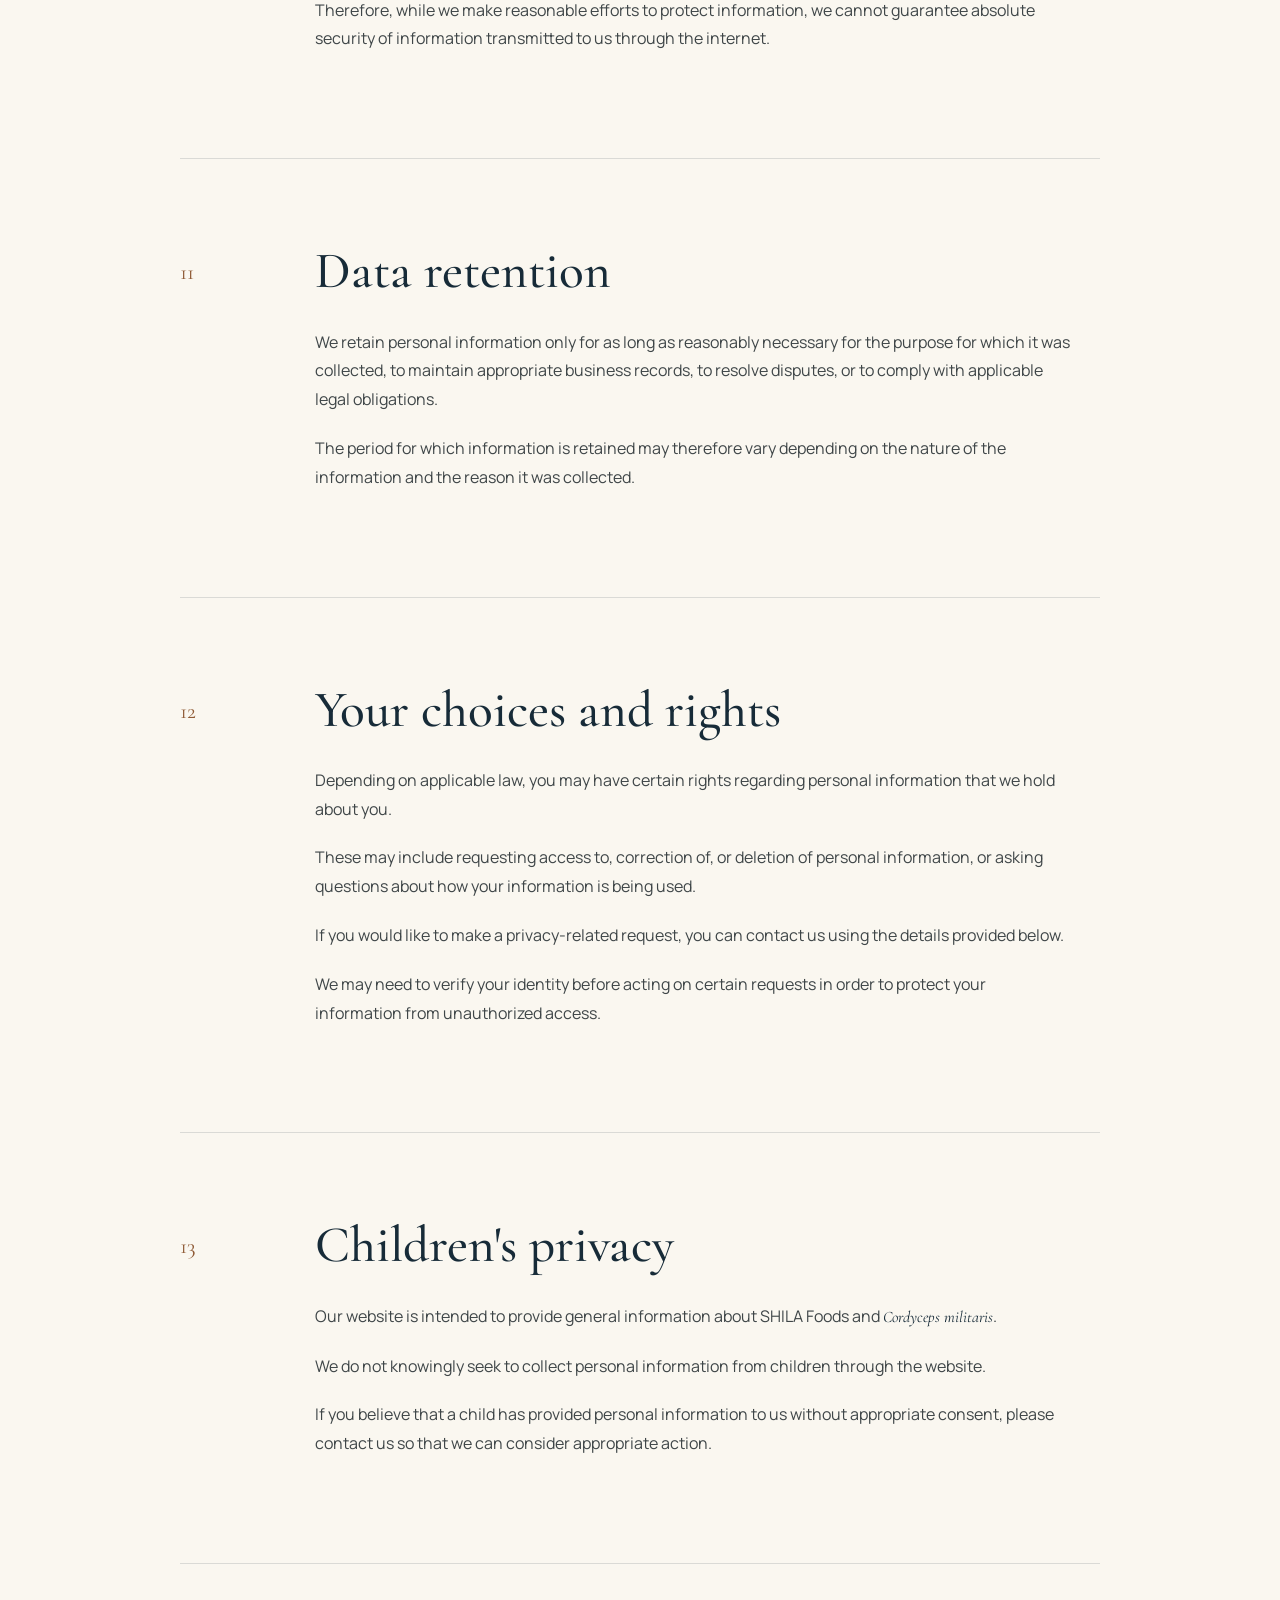
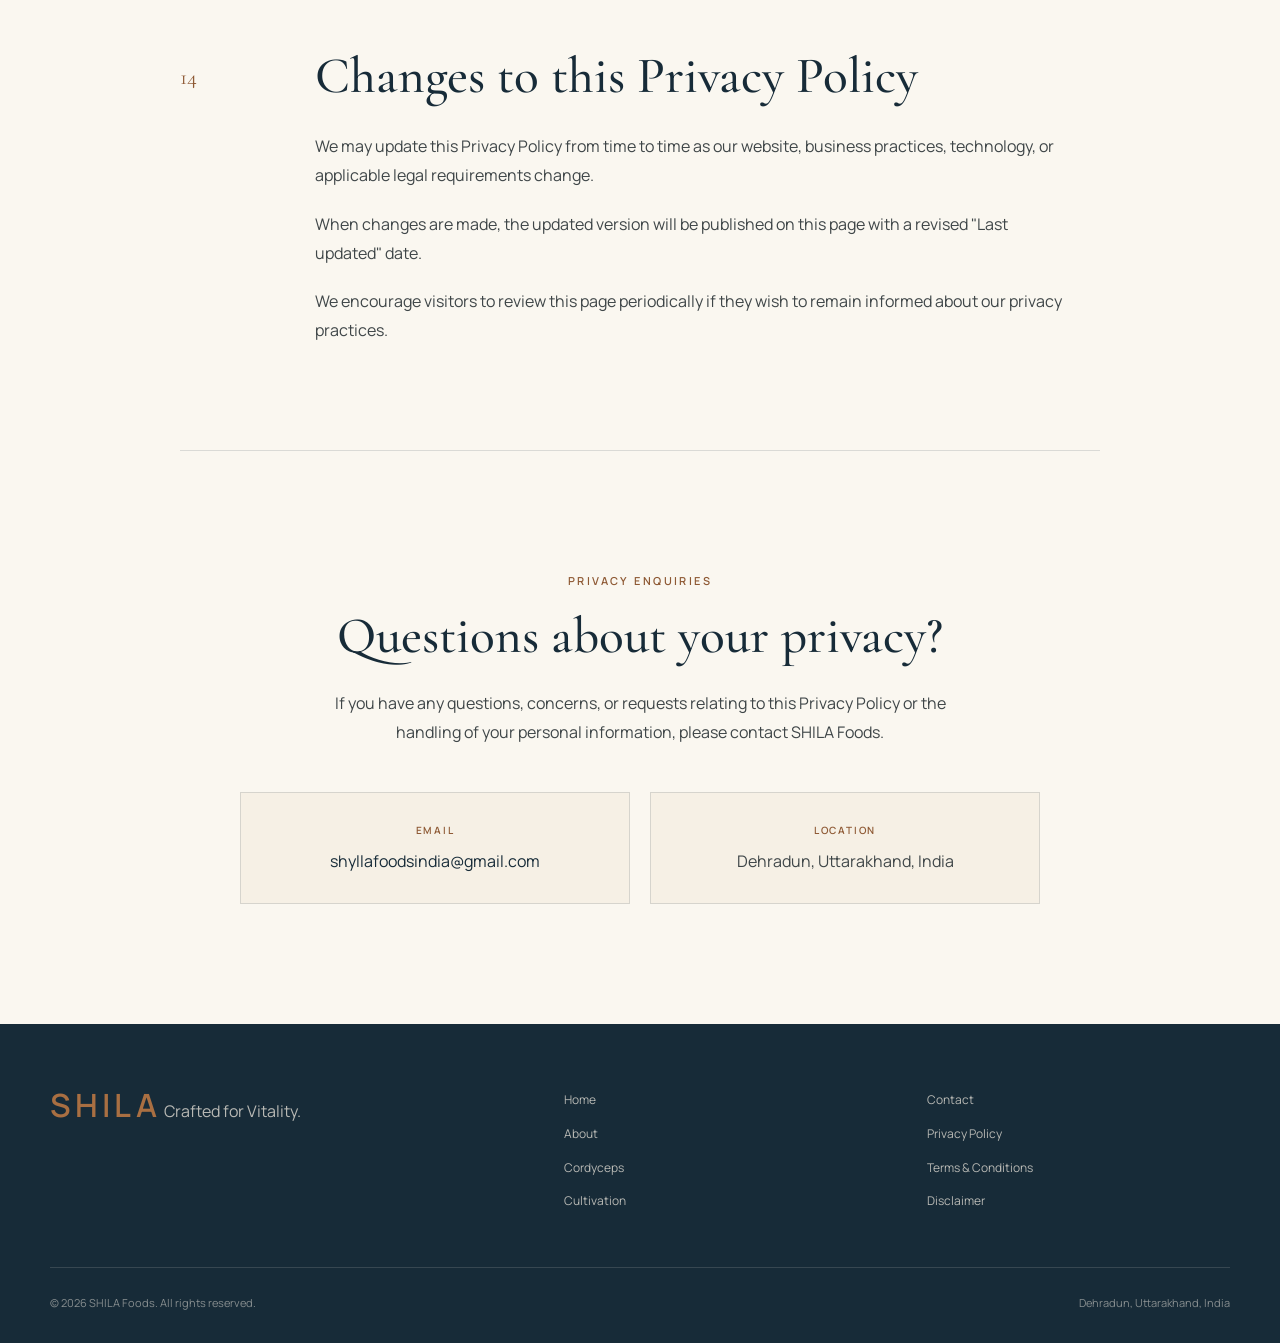
<file: privacy.html>
<!DOCTYPE html>
<html lang="en">

<head>

    <meta charset="UTF-8">

    <meta name="viewport"
          content="width=device-width, initial-scale=1.0">

    <meta name="description"
          content="Privacy Policy for SHILA Foods, a cultivated Cordyceps militaris business based in Dehradun, Uttarakhand, India.">

    <meta name="author"
          content="SHILA Foods">

    <title>Privacy Policy | SHILA Foods</title>


    <!-- =====================================================
         GOOGLE FONTS
    ====================================================== -->

    <link rel="preconnect"
          href="https://fonts.googleapis.com">

    <link rel="preconnect"
          href="https://fonts.gstatic.com"
          crossorigin>

    <link href="https://fonts.googleapis.com/css2?family=Cormorant+Garamond:wght@400;500;600;700&family=Manrope:wght@300;400;500;600&display=swap"
          rel="stylesheet">


    <!-- =====================================================
         PAGE CSS
    ====================================================== -->

    <link rel="stylesheet"
          href="privacy.css">

</head>


<body>


<!-- =========================================================
     HEADER
========================================================= -->

<header class="site-header">

    <div class="nav-container">


         <a class="brand-mini" href="index.html" aria-label="SHILA Foods">

  <span class="brand-name">
    <span class="brand-shila">SHILA</span>
  </span>

</a>


        <nav class="main-nav">

            <a href="index.html">
                Home
            </a>

            <a href="about.html">
                About
            </a>

            <a href="cordyceps.html">
                Cordyceps
            </a>

            <a href="cultivation.html">
                Cultivation
            </a>

            <a href="contact.html">
                Contact
            </a>

        </nav>



        <button class="menu-toggle"
                aria-label="Open navigation menu">

            <span></span>
            <span></span>
            <span></span>

        </button>

    </div>

</header>



<!-- =========================================================
     HERO
========================================================= -->

<section class="policy-hero">

    <div class="hero-mountain"></div>


    <div class="hero-content">

        <p class="eyebrow">
            SHILA FOODS
        </p>

        <h1>
            Privacy<br>
            <em>Policy</em>
        </h1>

        <p>
            Your privacy matters to us. This page explains
            what information we may collect when you interact
            with the SHILA Foods website and how that
            information may be used.
        </p>

        <span class="last-updated">
            Last updated: August 2026
        </span>

    </div>

</section>



<!-- =========================================================
     POLICY CONTENT
========================================================= -->

<main class="policy-main">


    <!-- INTRODUCTION -->

    <section class="policy-section">

        <div class="section-number">
            01
        </div>

        <div class="section-content">

            <h2>
                Introduction
            </h2>

            <p>
                Welcome to the website of SHILA Foods
                ("SHILA", "we", "us", or "our").
            </p>

            <p>
                SHILA Foods is a proprietorship-based business
                located in Dehradun, Uttarakhand, India, focused
                on the cultivation and development of
                <em>Cordyceps militaris</em> and related
                functional food products.
            </p>

            <p>
                We respect the privacy of visitors to our
                website and aim to handle personal information
                responsibly.
            </p>

            <p>
                This Privacy Policy explains what information
                may be collected when you visit or interact
                with our website, why we may use that
                information, and the choices available to you.
            </p>

        </div>

    </section>



    <!-- CURRENT WEBSITE -->

    <section class="policy-section">

        <div class="section-number">
            02
        </div>

        <div class="section-content">

            <h2>
                About this website
            </h2>

            <p>
                At present, the SHILA Foods website is primarily
                an informational and educational website.
            </p>

            <p>
                It provides information about SHILA Foods,
                cultivated <em>Cordyceps militaris</em>,
                our cultivation approach, and related
                educational material.
            </p>

            <p>
                At the time this Privacy Policy was published,
                the website does not require visitors to create
                user accounts and does not provide an online
                checkout or direct e-commerce facility.
            </p>

            <p>
                If online purchasing, user accounts, newsletters,
                subscriptions, or other services are introduced
                in the future, this Privacy Policy may be
                updated to reflect those changes.
            </p>

        </div>

    </section>



    <!-- INFORMATION WE COLLECT -->

    <section class="policy-section">

        <div class="section-number">
            03
        </div>

        <div class="section-content">

            <h2>
                Information we may collect
            </h2>

            <p>
                The information we collect depends on how you
                interact with our website.
            </p>


            <h3>
                Information you provide voluntarily
            </h3>

            <p>
                If you contact us by email, phone, WhatsApp,
                or through a contact form if one is available,
                you may voluntarily provide information such as:
            </p>

            <ul>

                <li>
                    Your name
                </li>

                <li>
                    Email address
                </li>

                <li>
                    Phone number
                </li>

                <li>
                    Your message or enquiry
                </li>

                <li>
                    Other information you choose to provide
                    in your communication
                </li>

            </ul>

            <p>
                You are not required to provide information
                beyond what is reasonably necessary for us
                to respond to your enquiry.
            </p>


            <h3>
                Automatically collected information
            </h3>

            <p>
                Like many websites, our website hosting
                infrastructure may automatically process
                certain technical information when a page is
                requested.
            </p>

            <p>
                Depending on the hosting and technical services
                being used, this may include information such
                as IP address, browser type, device information,
                operating system, requested pages, and basic
                access timestamps.
            </p>

            <p>
                This information is generally used for purposes
                such as website operation, security, debugging,
                and understanding technical problems.
            </p>

        </div>

    </section>



    <!-- HOW INFORMATION IS USED -->

    <section class="policy-section">

        <div class="section-number">
            04
        </div>

        <div class="section-content">

            <h2>
                How we use information
            </h2>

            <p>
                Information provided to us may be used for
                legitimate business and communication purposes,
                including:
            </p>

            <ul>

                <li>
                    Responding to enquiries and messages
                </li>

                <li>
                    Communicating with potential customers,
                    existing customers, suppliers, or other
                    individuals who contact us
                </li>

                <li>
                    Providing information requested by you
                </li>

                <li>
                    Improving the website and its content
                </li>

                <li>
                    Identifying and addressing technical or
                    security issues
                </li>

                <li>
                    Maintaining the functioning and security
                    of our website
                </li>

                <li>
                    Complying with applicable legal obligations
                </li>

            </ul>

            <p>
                We do not intend to use personal information
                for purposes unrelated to the reason for which
                it was provided, except where permitted or
                required by applicable law.
            </p>

        </div>

    </section>



    <!-- EMAIL -->

    <section class="policy-section">

        <div class="section-number">
            05
        </div>

        <div class="section-content">

            <h2>
                Email and direct communications
            </h2>

            <p>
                If you contact SHILA Foods directly, we may
                retain your communication and contact details
                for as long as reasonably necessary to respond
                to your enquiry, maintain appropriate business
                records, or comply with legal obligations.
            </p>

            <p>
                We do not sell or rent your email address or
                contact information to third parties for their
                own marketing purposes.
            </p>

            <p>
                If you contact us regarding a potential
                purchase, product enquiry, collaboration,
                wholesale enquiry, or other business matter,
                the information you provide may be used to
                communicate with you regarding that matter.
            </p>

        </div>

    </section>



    <!-- WHATSAPP -->

    <section class="policy-section">

        <div class="section-number">
            06
        </div>

        <div class="section-content">

            <h2>
                WhatsApp and third-party communication
            </h2>

            <p>
                If you choose to contact SHILA Foods through
                WhatsApp, your communication will also be
                subject to WhatsApp's own terms and privacy
                practices.
            </p>

            <p>
                WhatsApp is an external communication service
                and is not operated or controlled by SHILA Foods.
            </p>

            <p>
                We recommend that you avoid sending sensitive
                personal information through WhatsApp or
                ordinary email unless it is necessary for
                your enquiry.
            </p>

        </div>

    </section>



    <!-- COOKIES -->

    <section class="policy-section">

        <div class="section-number">
            07
        </div>

        <div class="section-content">

            <h2>
                Cookies and similar technologies
            </h2>

            <p>
                The SHILA Foods website may use cookies or
                similar technologies depending on the services
                and functionality implemented on the website.
            </p>

            <p>
                Cookies are small files that may be stored on
                your device when you visit a website. They can
                serve functions such as remembering preferences,
                supporting website functionality, or providing
                technical information about website usage.
            </p>

            <p>
                If analytics, advertising, embedded content,
                or other third-party services are introduced,
                those services may use their own cookies or
                similar technologies.
            </p>

            <p>
                You can generally control or delete cookies
                through the settings of your web browser.
            </p>

        </div>

    </section>



    <!-- THIRD PARTY SERVICES -->

    <section class="policy-section">

        <div class="section-number">
            08
        </div>

        <div class="section-content">

            <h2>
                Third-party services and links
            </h2>

            <p>
                Our website may contain links to websites or
                services operated by third parties.
            </p>

            <p>
                These may include social media platforms,
                communication services, scientific publications,
                research papers, external references, or other
                websites that we believe may be useful to
                visitors.
            </p>

            <p>
                Once you leave the SHILA Foods website, the
                privacy practices of the third-party website
                will apply. We do not control and are not
                responsible for the privacy practices of
                external websites.
            </p>

            <p>
                We recommend reviewing the privacy policies
                of third-party websites before providing them
                with personal information.
            </p>

        </div>

    </section>



    <!-- DATA SHARING -->

    <section class="policy-section">

        <div class="section-number">
            09
        </div>

        <div class="section-content">

            <h2>
                Sharing of information
            </h2>

            <p>
                We do not sell your personal information.
            </p>

            <p>
                We may share information where reasonably
                necessary with service providers or other
                parties who help us operate our website or
                conduct our business, where such sharing is
                appropriate and permitted by applicable law.
            </p>

            <p>
                We may also disclose information where we
                believe that disclosure is necessary to comply
                with a legal obligation, respond to a lawful
                request, protect our rights, or address
                security or fraud concerns.
            </p>

        </div>

    </section>



    <!-- DATA SECURITY -->

    <section class="policy-section">

        <div class="section-number">
            10
        </div>

        <div class="section-content">

            <h2>
                Data security
            </h2>

            <p>
                We take reasonable steps to protect information
                that is provided to us from unauthorized access,
                misuse, alteration, or disclosure.
            </p>

            <p>
                However, no method of transmitting or storing
                information electronically can be guaranteed
                to be completely secure.
            </p>

            <p>
                Therefore, while we make reasonable efforts to
                protect information, we cannot guarantee absolute
                security of information transmitted to us
                through the internet.
            </p>

        </div>

    </section>



    <!-- DATA RETENTION -->

    <section class="policy-section">

        <div class="section-number">
            11
        </div>

        <div class="section-content">

            <h2>
                Data retention
            </h2>

            <p>
                We retain personal information only for as long
                as reasonably necessary for the purpose for
                which it was collected, to maintain appropriate
                business records, to resolve disputes, or to
                comply with applicable legal obligations.
            </p>

            <p>
                The period for which information is retained
                may therefore vary depending on the nature
                of the information and the reason it was
                collected.
            </p>

        </div>

    </section>



    <!-- YOUR RIGHTS -->

    <section class="policy-section">

        <div class="section-number">
            12
        </div>

        <div class="section-content">

            <h2>
                Your choices and rights
            </h2>

            <p>
                Depending on applicable law, you may have
                certain rights regarding personal information
                that we hold about you.
            </p>

            <p>
                These may include requesting access to,
                correction of, or deletion of personal
                information, or asking questions about how
                your information is being used.
            </p>

            <p>
                If you would like to make a privacy-related
                request, you can contact us using the details
                provided below.
            </p>

            <p>
                We may need to verify your identity before
                acting on certain requests in order to protect
                your information from unauthorized access.
            </p>

        </div>

    </section>



    <!-- CHILDREN -->

    <section class="policy-section">

        <div class="section-number">
            13
        </div>

        <div class="section-content">

            <h2>
                Children's privacy
            </h2>

            <p>
                Our website is intended to provide general
                information about SHILA Foods and
                <em>Cordyceps militaris</em>.
            </p>

            <p>
                We do not knowingly seek to collect personal
                information from children through the website.
            </p>

            <p>
                If you believe that a child has provided
                personal information to us without appropriate
                consent, please contact us so that we can
                consider appropriate action.
            </p>

        </div>

    </section>



    <!-- CHANGES -->

    <section class="policy-section">

        <div class="section-number">
            14
        </div>

        <div class="section-content">

            <h2>
                Changes to this Privacy Policy
            </h2>

            <p>
                We may update this Privacy Policy from time
                to time as our website, business practices,
                technology, or applicable legal requirements
                change.
            </p>

            <p>
                When changes are made, the updated version will
                be published on this page with a revised
                "Last updated" date.
            </p>

            <p>
                We encourage visitors to review this page
                periodically if they wish to remain informed
                about our privacy practices.
            </p>

        </div>

    </section>



    <!-- CONTACT -->

    <section class="policy-contact">

        <p class="eyebrow">
            PRIVACY ENQUIRIES
        </p>

        <h2>
            Questions about
            your privacy?
        </h2>

        <p>
            If you have any questions, concerns, or requests
            relating to this Privacy Policy or the handling of
            your personal information, please contact SHILA
            Foods.
        </p>


        <div class="contact-details">

            <div>

                <span>
                    EMAIL
                </span>

                <a href="mailto:shyllafoodsindia@gmail.com">
                    shyllafoodsindia@gmail.com
                </a>

            </div>


            <div>

                <span>
                    LOCATION
                </span>

                <p>
                    Dehradun, Uttarakhand, India
                </p>

            </div>

        </div>

    </section>


</main>



<!-- =========================================================
     FOOTER
========================================================= -->

<footer class="site-footer">

    <div class="footer-container">


         <div class="footer-brand">

            <div class="footer-logo">

  <span class="footer-shila">SHILA</span>

</div>
                Crafted for Vitality.
            </p>

        </div>



        <div class="footer-links">

            <a href="index.html">
                Home
            </a>

            <a href="about.html">
                About
            </a>

            <a href="cordyceps.html">
                Cordyceps
            </a>

            <a href="cultivation.html">
                Cultivation
            </a>

        </div>



        <div class="footer-legal">

          <a href="contact.html">
                Contact
            </a>

            <a href="privacy.html">
                Privacy Policy
            </a>

            <a href="terms.html">
                Terms & Conditions
            </a>

             <a href="disclaimer.html">Disclaimer</a>

        </div>

    </div>



    <div class="footer-bottom">

        <p>
            © 2026 SHILA Foods. All rights reserved.
        </p>

        <p>
            Dehradun, Uttarakhand, India
        </p>

    </div>

</footer>



<!-- =========================================================
     MOBILE MENU
========================================================= -->

<script>

const menuButton =
    document.querySelector(".menu-toggle");

const navigation =
    document.querySelector(".main-nav");


menuButton.addEventListener("click", () => {

    navigation.classList.toggle("mobile-open");

    menuButton.classList.toggle("open");

});

</script>


</body>

</html>
</file>
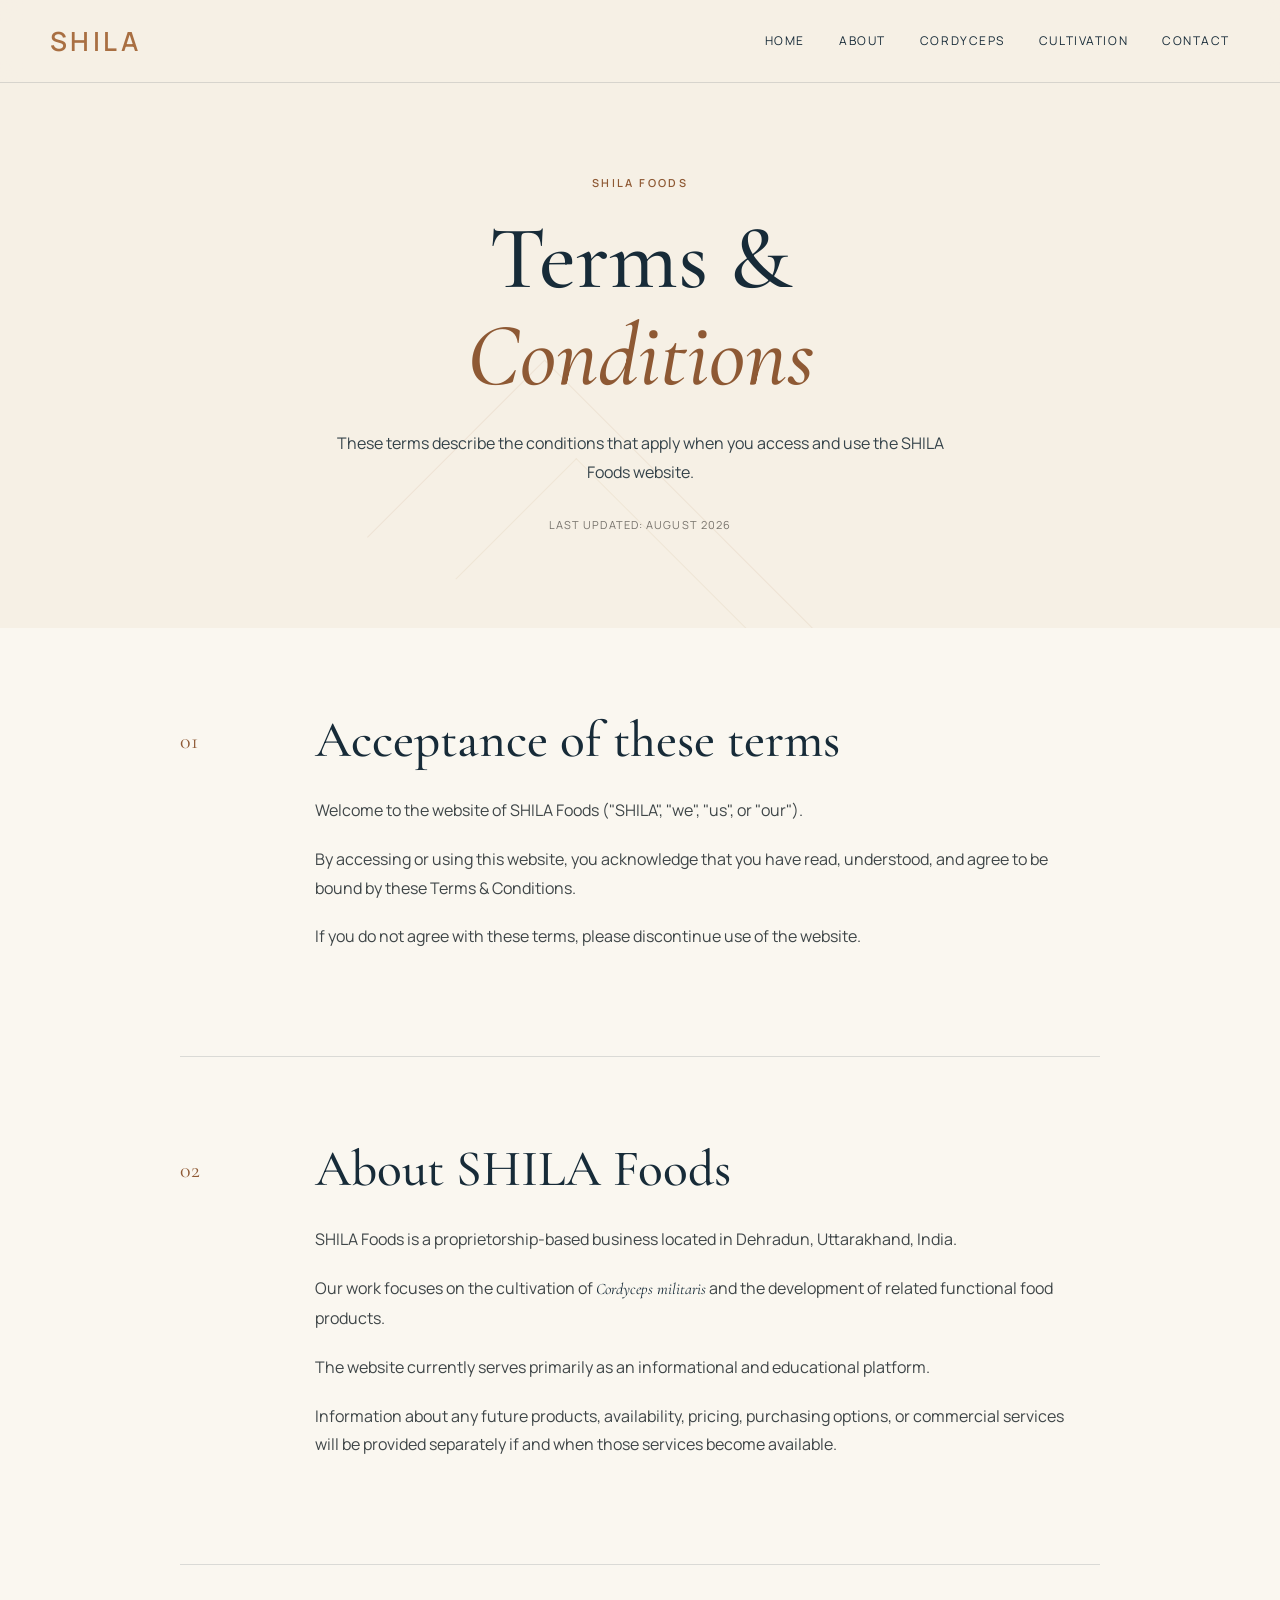
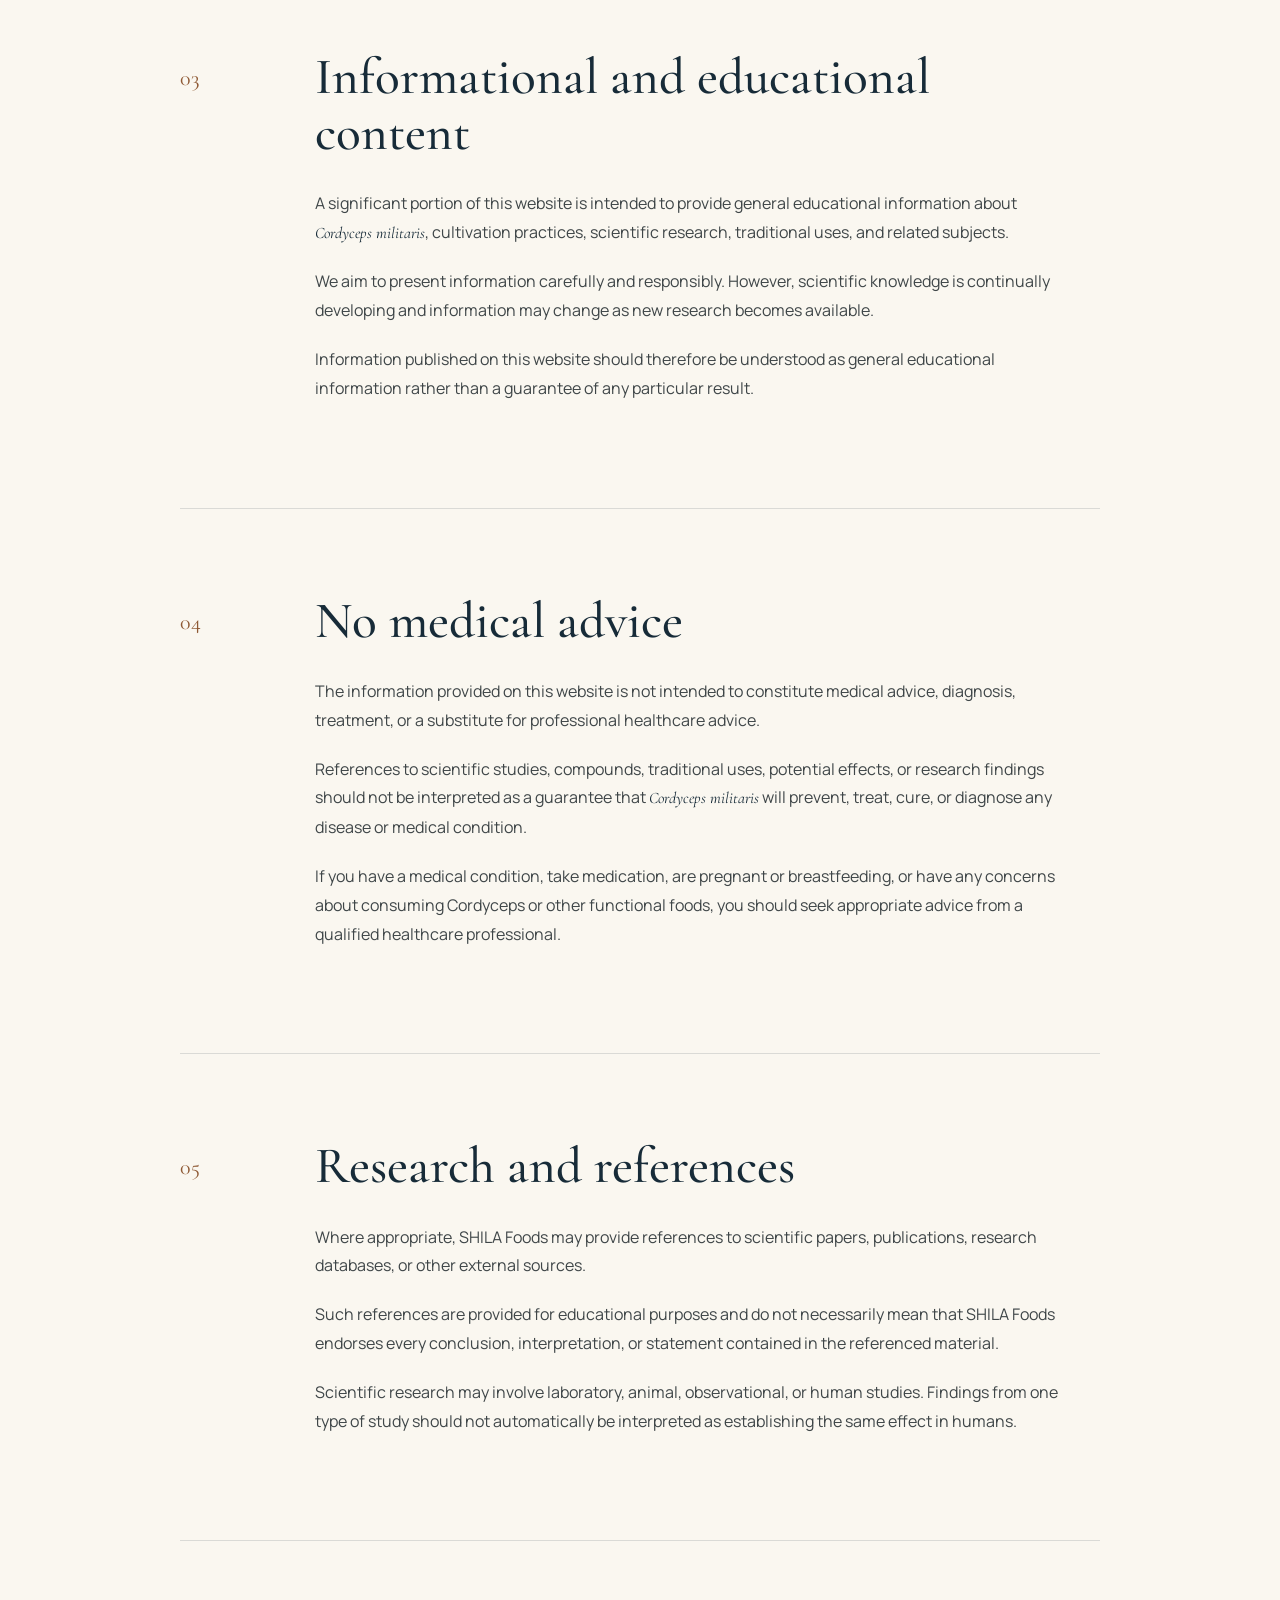
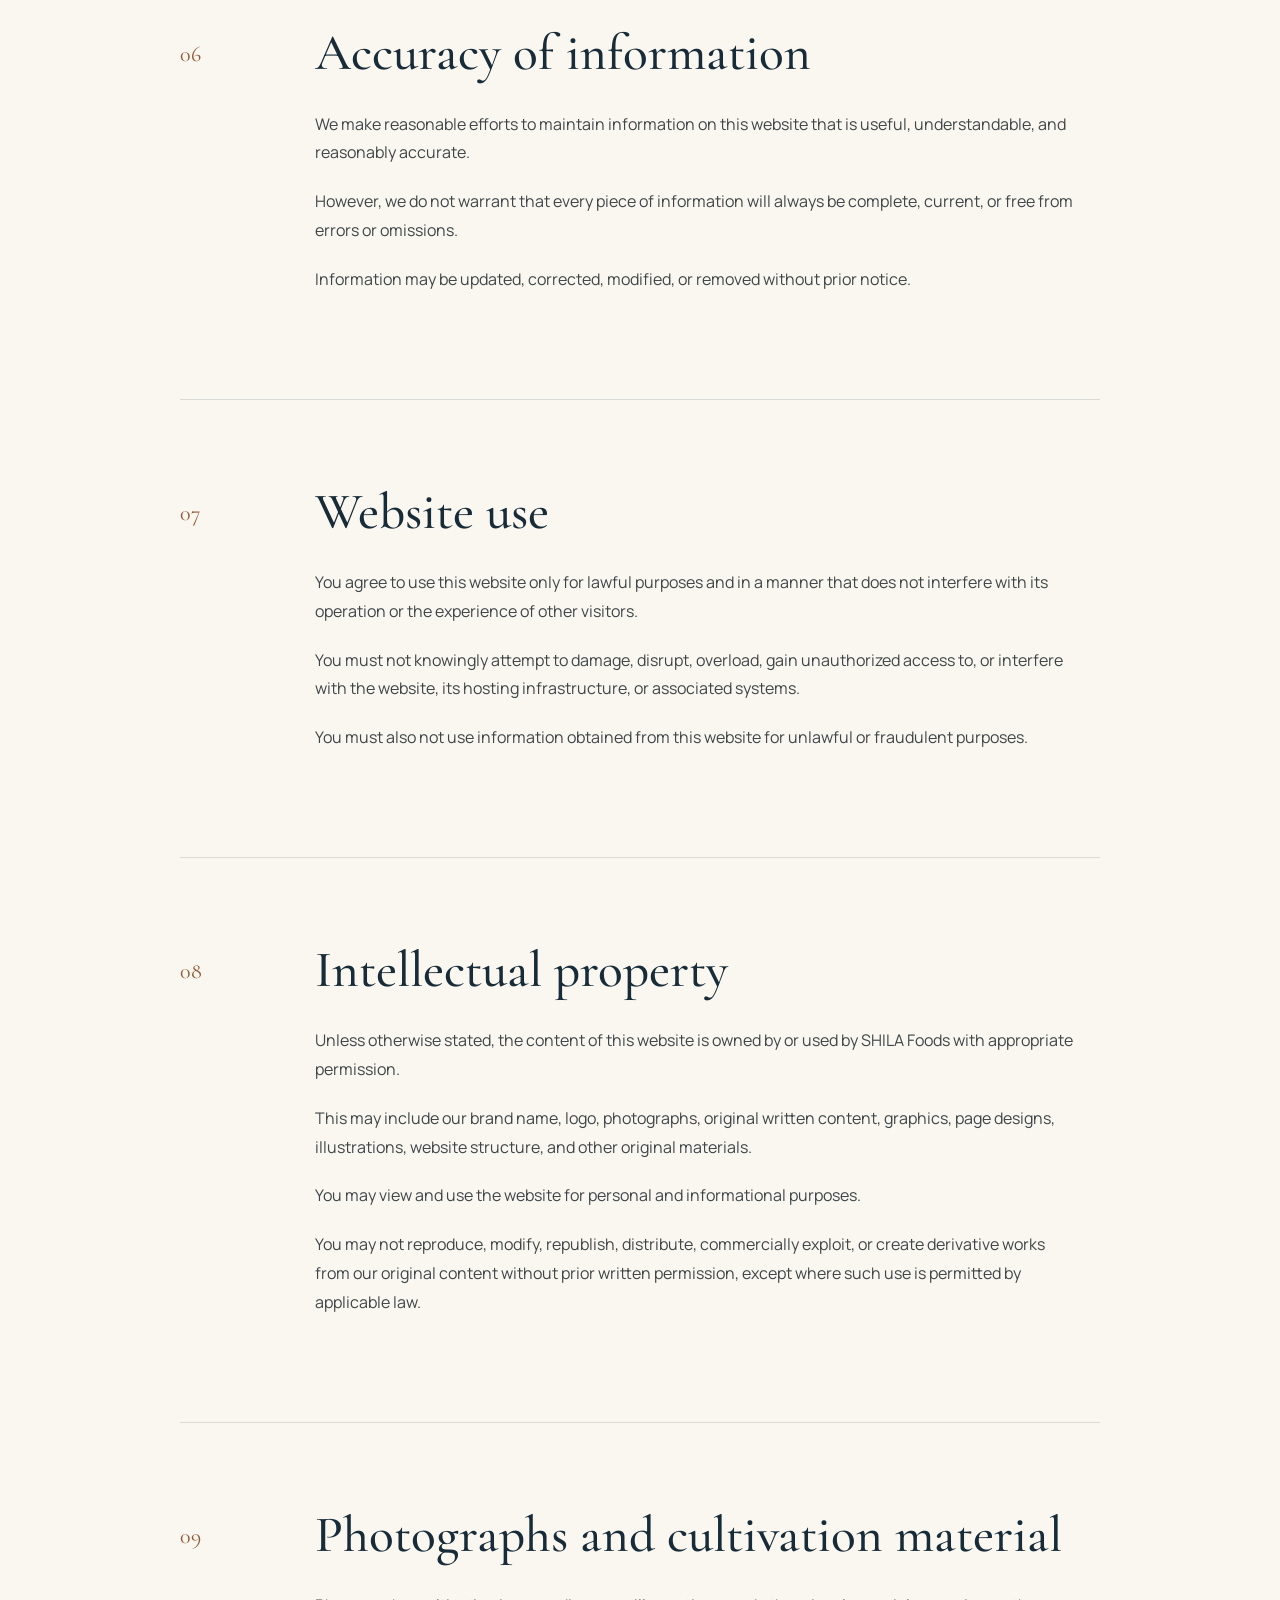
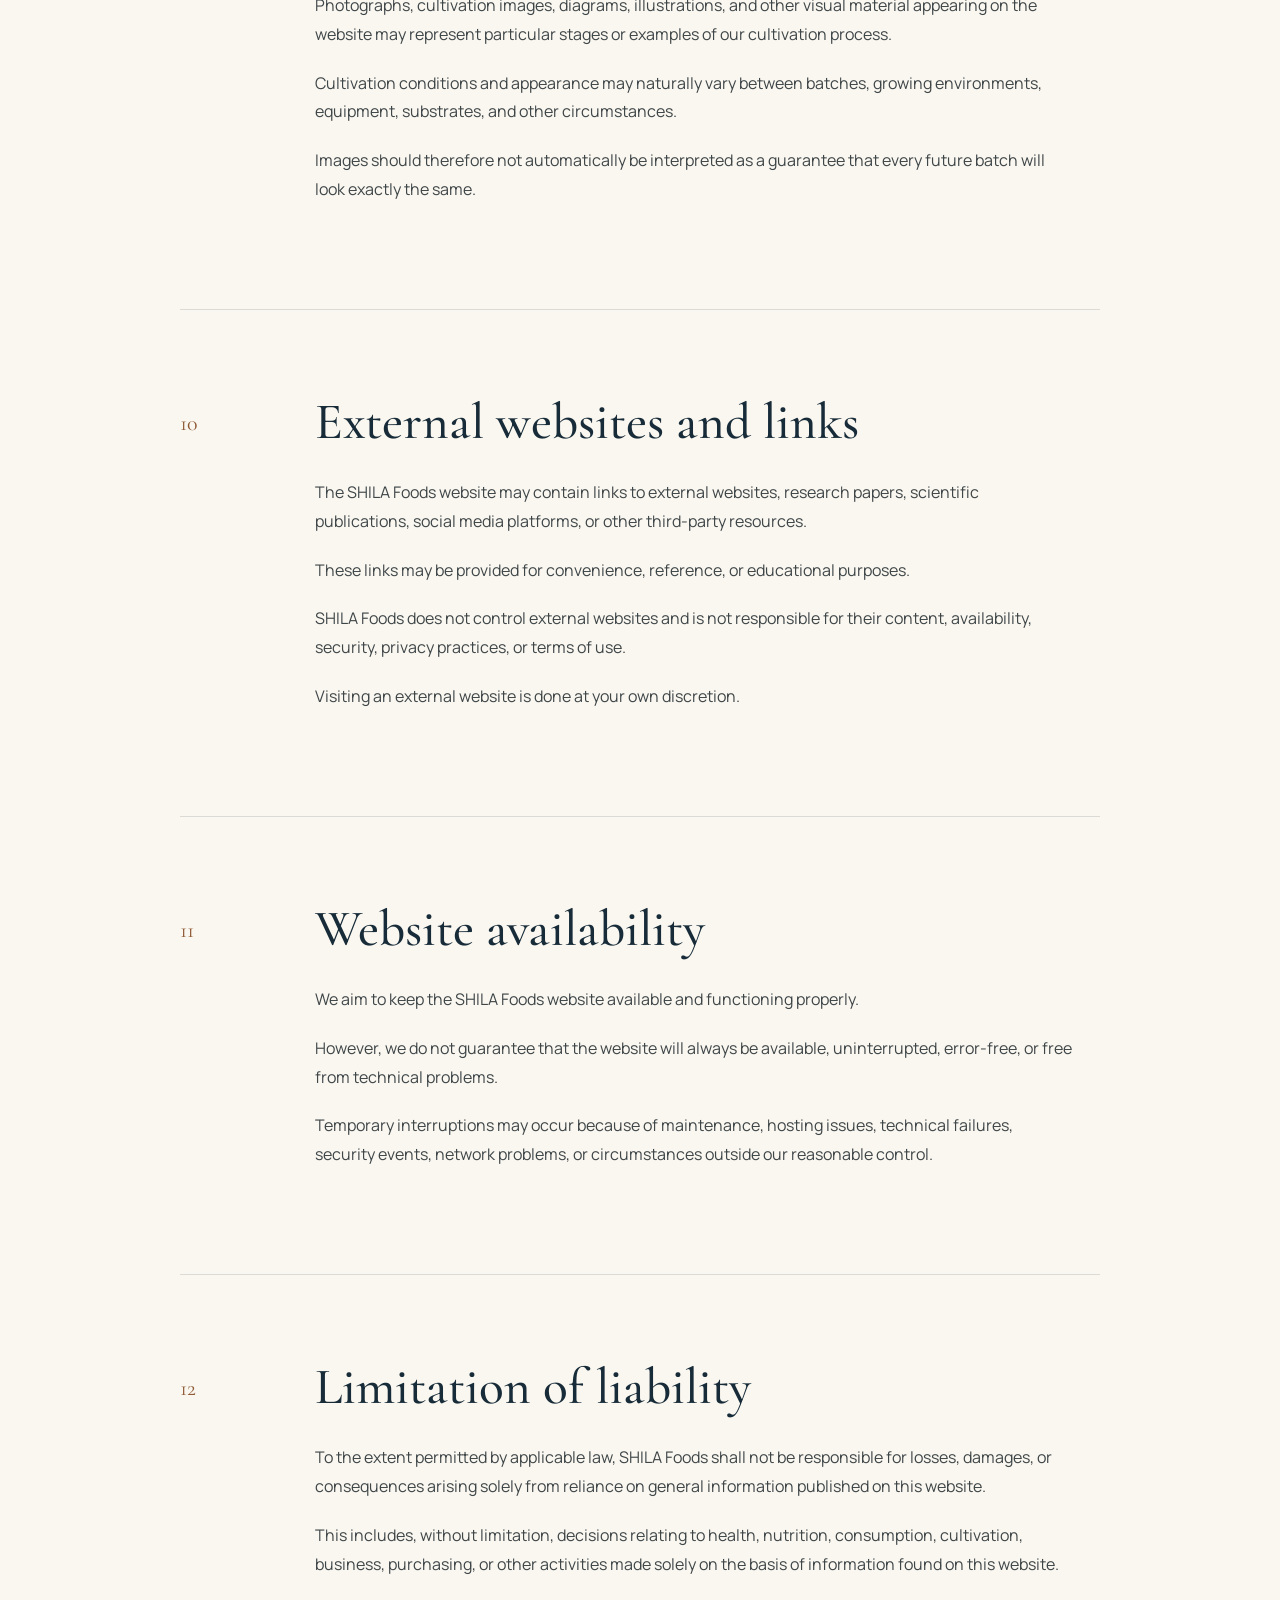
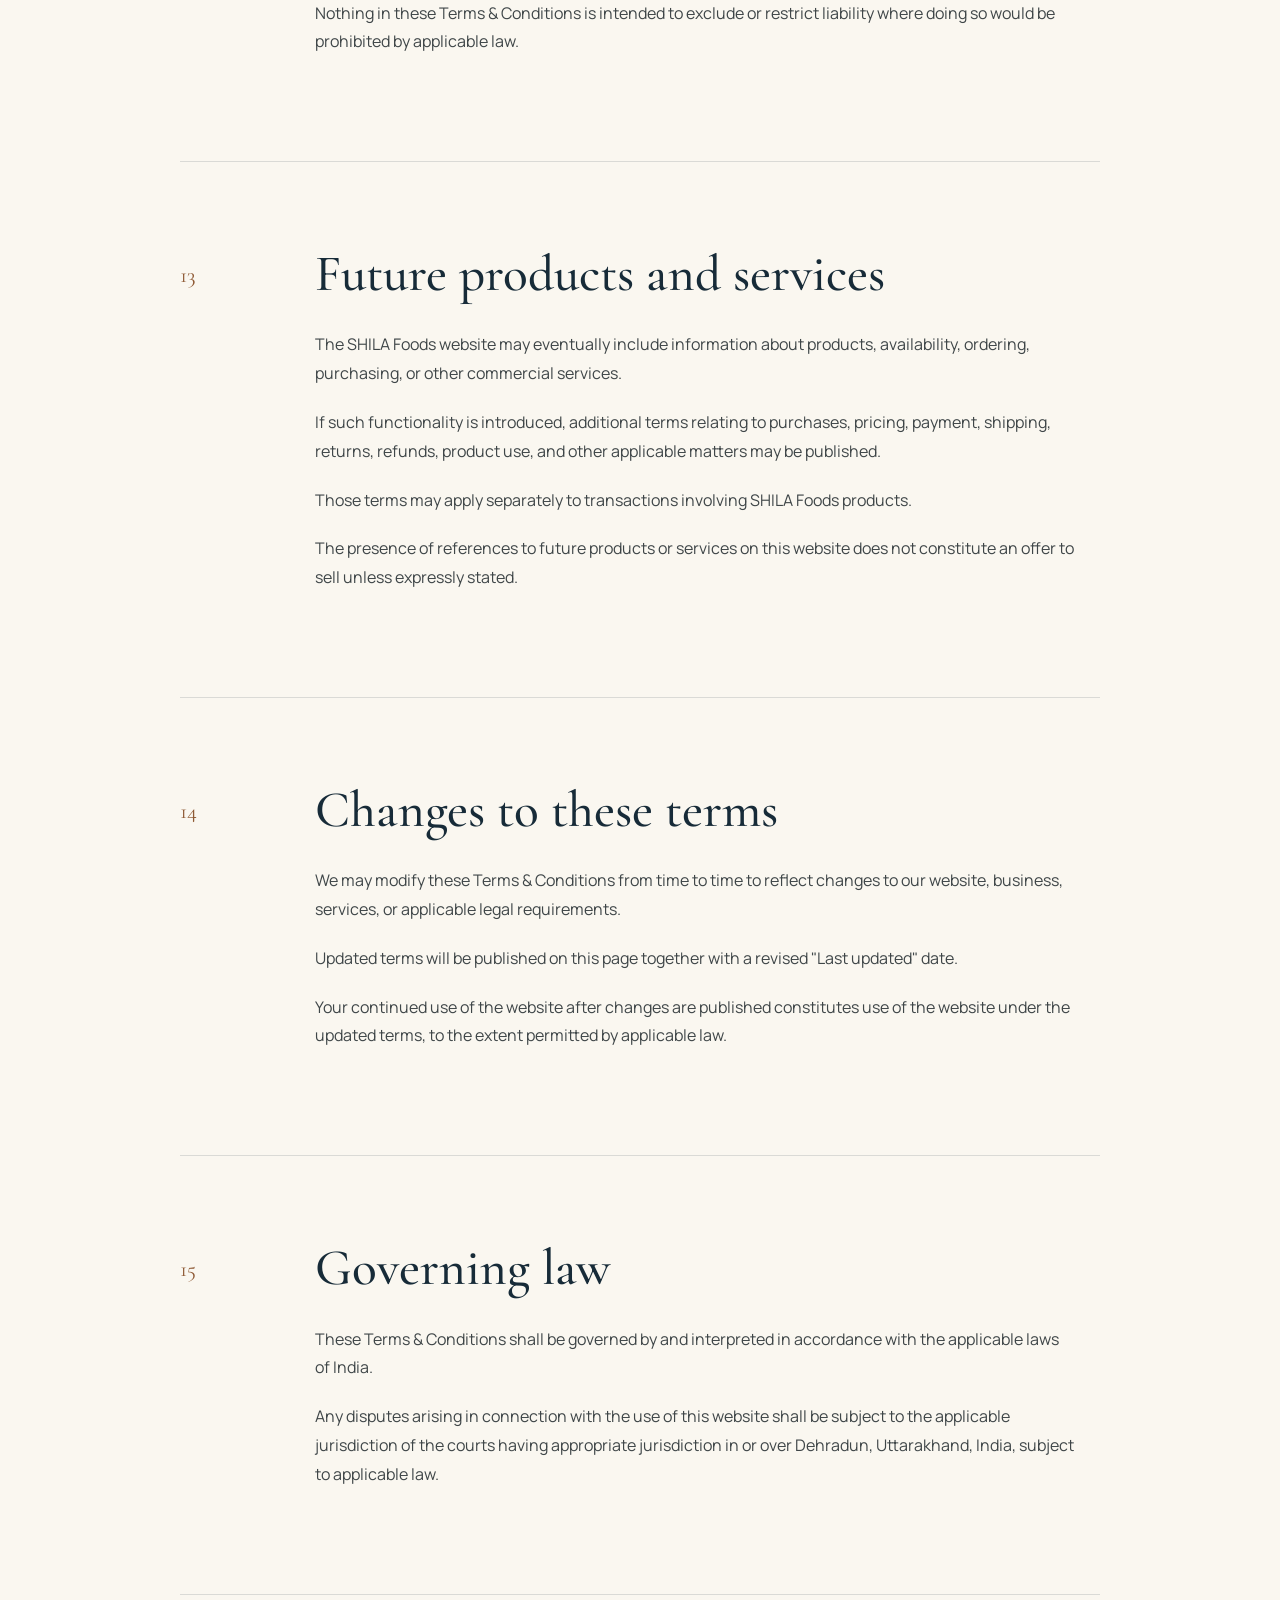
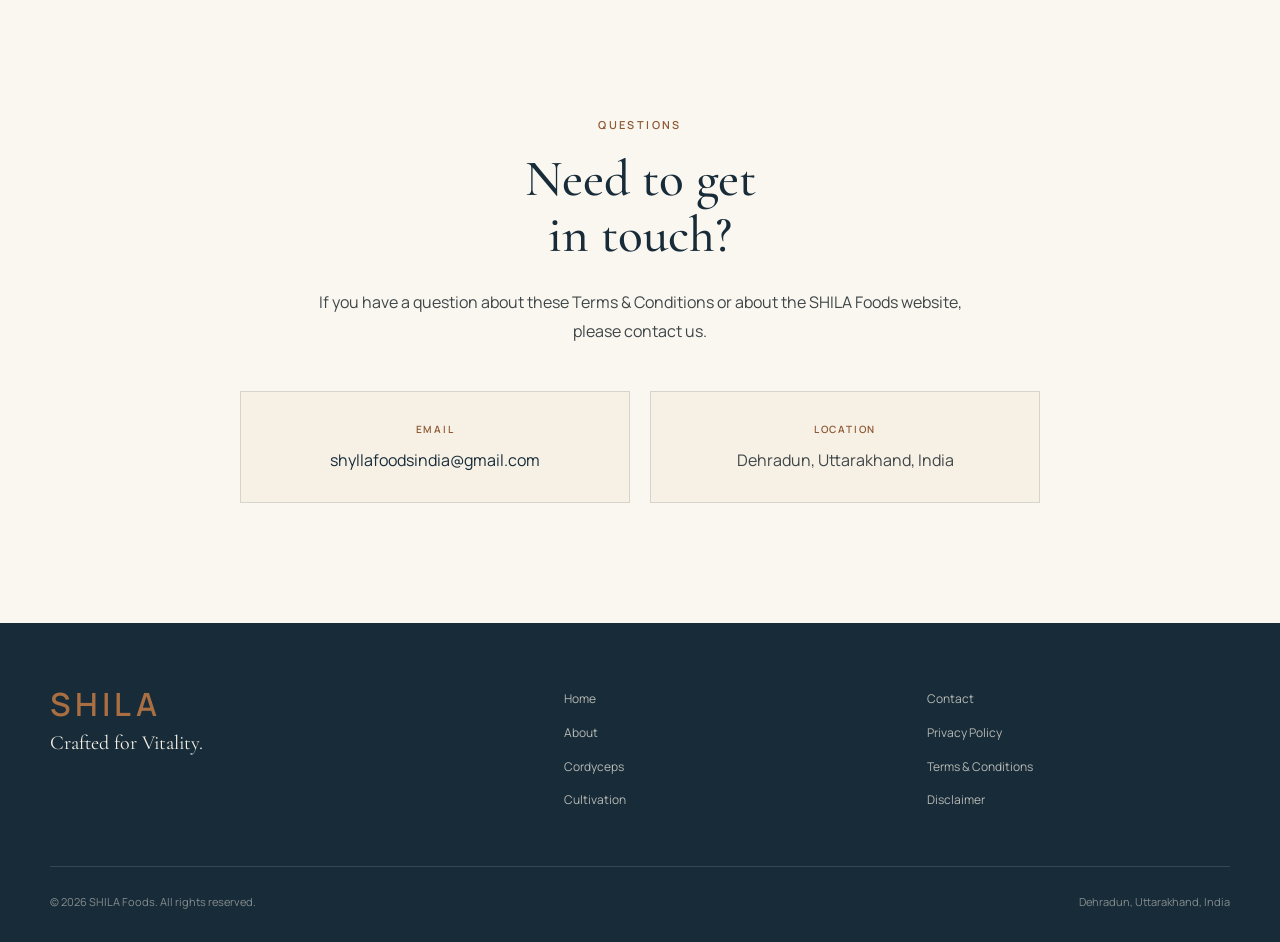
<file: terms.html>
<!DOCTYPE html>
<html lang="en">

<head>

    <meta charset="UTF-8">

    <meta name="viewport"
          content="width=device-width, initial-scale=1.0">

    <meta name="description"
          content="Terms and Conditions for SHILA Foods, a cultivated Cordyceps militaris business based in Dehradun, Uttarakhand, India.">

    <meta name="author"
          content="SHILA Foods">

    <title>Terms & Conditions | SHILA Foods</title>


    <!-- =====================================================
         GOOGLE FONTS
    ====================================================== -->

    <link rel="preconnect"
          href="https://fonts.googleapis.com">

    <link rel="preconnect"
          href="https://fonts.gstatic.com"
          crossorigin>

    <link href="https://fonts.googleapis.com/css2?family=Cormorant+Garamond:wght@400;500;600;700&family=Manrope:wght@300;400;500;600&display=swap"
          rel="stylesheet">


    <!-- =====================================================
         PAGE CSS
    ====================================================== -->

    <link rel="stylesheet"
          href="terms.css">

</head>


<body>


<!-- =========================================================
     HEADER
========================================================= -->

<header class="site-header">

    <div class="nav-container">


        <!-- Logo -->

        <a class="brand-mini" href="index.html" aria-label="SHILA Foods">

  <span class="brand-name">
    <span class="brand-shila">SHILA</span>
  </span>

</a>



        <nav class="main-nav">

            <a href="index.html">
                Home
            </a>

            <a href="about.html">
                About
            </a>

            <a href="cordyceps.html">
                Cordyceps
            </a>

            <a href="cultivation.html">
                Cultivation
            </a>

            <a href="contact.html">
                Contact
            </a>

        </nav>



        <button class="menu-toggle"
                aria-label="Open navigation menu">

            <span></span>
            <span></span>
            <span></span>

        </button>

    </div>

</header>



<!-- =========================================================
     HERO
========================================================= -->

<section class="terms-hero">

    <div class="hero-mountain"></div>


    <div class="hero-content">

        <p class="eyebrow">
            SHILA FOODS
        </p>

        <h1>
            Terms &<br>
            <em>Conditions</em>
        </h1>

        <p>
            These terms describe the conditions that apply
            when you access and use the SHILA Foods website.
        </p>

        <span class="last-updated">
            Last updated: August 2026
        </span>

    </div>

</section>



<!-- =========================================================
     TERMS CONTENT
========================================================= -->

<main class="terms-main">


    <!-- 01 -->

    <section class="terms-section">

        <div class="section-number">
            01
        </div>

        <div class="section-content">

            <h2>
                Acceptance of these terms
            </h2>

            <p>
                Welcome to the website of SHILA Foods
                ("SHILA", "we", "us", or "our").
            </p>

            <p>
                By accessing or using this website, you
                acknowledge that you have read, understood,
                and agree to be bound by these Terms &
                Conditions.
            </p>

            <p>
                If you do not agree with these terms, please
                discontinue use of the website.
            </p>

        </div>

    </section>



    <!-- 02 -->

    <section class="terms-section">

        <div class="section-number">
            02
        </div>

        <div class="section-content">

            <h2>
                About SHILA Foods
            </h2>

            <p>
                SHILA Foods is a proprietorship-based business
                located in Dehradun, Uttarakhand, India.
            </p>

            <p>
                Our work focuses on the cultivation of
                <em>Cordyceps militaris</em> and the
                development of related functional food
                products.
            </p>

            <p>
                The website currently serves primarily as an
                informational and educational platform.
            </p>

            <p>
                Information about any future products,
                availability, pricing, purchasing options,
                or commercial services will be provided
                separately if and when those services become
                available.
            </p>

        </div>

    </section>



    <!-- 03 -->

    <section class="terms-section">

        <div class="section-number">
            03
        </div>

        <div class="section-content">

            <h2>
                Informational and educational content
            </h2>

            <p>
                A significant portion of this website is
                intended to provide general educational
                information about <em>Cordyceps militaris</em>,
                cultivation practices, scientific research,
                traditional uses, and related subjects.
            </p>

            <p>
                We aim to present information carefully and
                responsibly. However, scientific knowledge is
                continually developing and information may
                change as new research becomes available.
            </p>

            <p>
                Information published on this website should
                therefore be understood as general educational
                information rather than a guarantee of any
                particular result.
            </p>

        </div>

    </section>



    <!-- 04 -->

    <section class="terms-section">

        <div class="section-number">
            04
        </div>

        <div class="section-content">

            <h2>
                No medical advice
            </h2>

            <p>
                The information provided on this website is
                not intended to constitute medical advice,
                diagnosis, treatment, or a substitute for
                professional healthcare advice.
            </p>

            <p>
                References to scientific studies, compounds,
                traditional uses, potential effects, or
                research findings should not be interpreted
                as a guarantee that <em>Cordyceps militaris</em>
                will prevent, treat, cure, or diagnose any
                disease or medical condition.
            </p>

            <p>
                If you have a medical condition, take
                medication, are pregnant or breastfeeding,
                or have any concerns about consuming
                Cordyceps or other functional foods, you
                should seek appropriate advice from a
                qualified healthcare professional.
            </p>

        </div>

    </section>



    <!-- 05 -->

    <section class="terms-section">

        <div class="section-number">
            05
        </div>

        <div class="section-content">

            <h2>
                Research and references
            </h2>

            <p>
                Where appropriate, SHILA Foods may provide
                references to scientific papers, publications,
                research databases, or other external sources.
            </p>

            <p>
                Such references are provided for educational
                purposes and do not necessarily mean that SHILA
                Foods endorses every conclusion, interpretation,
                or statement contained in the referenced
                material.
            </p>

            <p>
                Scientific research may involve laboratory,
                animal, observational, or human studies.
                Findings from one type of study should not
                automatically be interpreted as establishing
                the same effect in humans.
            </p>

        </div>

    </section>



    <!-- 06 -->

    <section class="terms-section">

        <div class="section-number">
            06
        </div>

        <div class="section-content">

            <h2>
                Accuracy of information
            </h2>

            <p>
                We make reasonable efforts to maintain
                information on this website that is useful,
                understandable, and reasonably accurate.
            </p>

            <p>
                However, we do not warrant that every piece
                of information will always be complete,
                current, or free from errors or omissions.
            </p>

            <p>
                Information may be updated, corrected,
                modified, or removed without prior notice.
            </p>

        </div>

    </section>



    <!-- 07 -->

    <section class="terms-section">

        <div class="section-number">
            07
        </div>

        <div class="section-content">

            <h2>
                Website use
            </h2>

            <p>
                You agree to use this website only for
                lawful purposes and in a manner that does
                not interfere with its operation or the
                experience of other visitors.
            </p>

            <p>
                You must not knowingly attempt to damage,
                disrupt, overload, gain unauthorized access
                to, or interfere with the website, its
                hosting infrastructure, or associated systems.
            </p>

            <p>
                You must also not use information obtained
                from this website for unlawful or fraudulent
                purposes.
            </p>

        </div>

    </section>



    <!-- 08 -->

    <section class="terms-section">

        <div class="section-number">
            08
        </div>

        <div class="section-content">

            <h2>
                Intellectual property
            </h2>

            <p>
                Unless otherwise stated, the content of this
                website is owned by or used by SHILA Foods
                with appropriate permission.
            </p>

            <p>
                This may include our brand name, logo,
                photographs, original written content,
                graphics, page designs, illustrations,
                website structure, and other original
                materials.
            </p>

            <p>
                You may view and use the website for personal
                and informational purposes.
            </p>

            <p>
                You may not reproduce, modify, republish,
                distribute, commercially exploit, or create
                derivative works from our original content
                without prior written permission, except
                where such use is permitted by applicable law.
            </p>

        </div>

    </section>



    <!-- 09 -->

    <section class="terms-section">

        <div class="section-number">
            09
        </div>

        <div class="section-content">

            <h2>
                Photographs and cultivation material
            </h2>

            <p>
                Photographs, cultivation images, diagrams,
                illustrations, and other visual material
                appearing on the website may represent
                particular stages or examples of our
                cultivation process.
            </p>

            <p>
                Cultivation conditions and appearance may
                naturally vary between batches, growing
                environments, equipment, substrates, and
                other circumstances.
            </p>

            <p>
                Images should therefore not automatically be
                interpreted as a guarantee that every future
                batch will look exactly the same.
            </p>

        </div>

    </section>



    <!-- 10 -->

    <section class="terms-section">

        <div class="section-number">
            10
        </div>

        <div class="section-content">

            <h2>
                External websites and links
            </h2>

            <p>
                The SHILA Foods website may contain links to
                external websites, research papers, scientific
                publications, social media platforms, or
                other third-party resources.
            </p>

            <p>
                These links may be provided for convenience,
                reference, or educational purposes.
            </p>

            <p>
                SHILA Foods does not control external websites
                and is not responsible for their content,
                availability, security, privacy practices,
                or terms of use.
            </p>

            <p>
                Visiting an external website is done at your
                own discretion.
            </p>

        </div>

    </section>



    <!-- 11 -->

    <section class="terms-section">

        <div class="section-number">
            11
        </div>

        <div class="section-content">

            <h2>
                Website availability
            </h2>

            <p>
                We aim to keep the SHILA Foods website
                available and functioning properly.
            </p>

            <p>
                However, we do not guarantee that the website
                will always be available, uninterrupted,
                error-free, or free from technical problems.
            </p>

            <p>
                Temporary interruptions may occur because of
                maintenance, hosting issues, technical
                failures, security events, network problems,
                or circumstances outside our reasonable
                control.
            </p>

        </div>

    </section>



    <!-- 12 -->

    <section class="terms-section">

        <div class="section-number">
            12
        </div>

        <div class="section-content">

            <h2>
                Limitation of liability
            </h2>

            <p>
                To the extent permitted by applicable law,
                SHILA Foods shall not be responsible for
                losses, damages, or consequences arising
                solely from reliance on general information
                published on this website.
            </p>

            <p>
                This includes, without limitation, decisions
                relating to health, nutrition, consumption,
                cultivation, business, purchasing, or other
                activities made solely on the basis of
                information found on this website.
            </p>

            <p>
                Nothing in these Terms & Conditions is intended
                to exclude or restrict liability where doing
                so would be prohibited by applicable law.
            </p>

        </div>

    </section>



    <!-- 13 -->

    <section class="terms-section">

        <div class="section-number">
            13
        </div>

        <div class="section-content">

            <h2>
                Future products and services
            </h2>

            <p>
                The SHILA Foods website may eventually include
                information about products, availability,
                ordering, purchasing, or other commercial
                services.
            </p>

            <p>
                If such functionality is introduced, additional
                terms relating to purchases, pricing, payment,
                shipping, returns, refunds, product use, and
                other applicable matters may be published.
            </p>

            <p>
                Those terms may apply separately to transactions
                involving SHILA Foods products.
            </p>

            <p>
                The presence of references to future products
                or services on this website does not constitute
                an offer to sell unless expressly stated.
            </p>

        </div>

    </section>



    <!-- 14 -->

    <section class="terms-section">

        <div class="section-number">
            14
        </div>

        <div class="section-content">

            <h2>
                Changes to these terms
            </h2>

            <p>
                We may modify these Terms & Conditions from
                time to time to reflect changes to our website,
                business, services, or applicable legal
                requirements.
            </p>

            <p>
                Updated terms will be published on this page
                together with a revised "Last updated" date.
            </p>

            <p>
                Your continued use of the website after
                changes are published constitutes use of the
                website under the updated terms, to the extent
                permitted by applicable law.
            </p>

        </div>

    </section>



    <!-- 15 -->

    <section class="terms-section">

        <div class="section-number">
            15
        </div>

        <div class="section-content">

            <h2>
                Governing law
            </h2>

            <p>
                These Terms & Conditions shall be governed
                by and interpreted in accordance with the
                applicable laws of India.
            </p>

            <p>
                Any disputes arising in connection with the
                use of this website shall be subject to the
                applicable jurisdiction of the courts having
                appropriate jurisdiction in or over
                Dehradun, Uttarakhand, India, subject to
                applicable law.
            </p>

        </div>

    </section>



    <!-- CONTACT -->

    <section class="terms-contact">

        <p class="eyebrow">
            QUESTIONS
        </p>

        <h2>
            Need to get<br>
            in touch?
        </h2>

        <p>
            If you have a question about these Terms &
            Conditions or about the SHILA Foods website,
            please contact us.
        </p>


        <div class="contact-details">

            <div>

                <span>
                    EMAIL
                </span>

                <a href="mailto:shyllafoodsindia@gmail.com">
                    shyllafoodsindia@gmail.com
                </a>

            </div>


            <div>

                <span>
                    LOCATION
                </span>

                <p>
                    Dehradun, Uttarakhand, India
                </p>

            </div>

        </div>

    </section>


</main>



<!-- =========================================================
     FOOTER
========================================================= -->

<footer class="site-footer">

    <div class="footer-container">


         <!-- Brand -->

        <div class="footer-brand">

            <div class="footer-logo">

  <span class="footer-shila">SHILA</span>

</div>

            <p>
                Crafted for Vitality.
            </p>

        </div>



        <div class="footer-links">

            <a href="index.html">
                Home
            </a>

            <a href="about.html">
                About
            </a>

            <a href="cordyceps.html">
                Cordyceps
            </a>

            <a href="cultivation.html">
                Cultivation
            </a>

        </div>



        <div class="footer-legal">

            <a href="contact.html">
                Contact
            </a>

            <a href="privacy.html">
                Privacy Policy
            </a>

            <a href="terms.html">
                Terms & Conditions
            </a>

             <a href="disclaimer.html">Disclaimer</a>

        </div>

    </div>



    <div class="footer-bottom">

        <p>
            © 2026 SHILA Foods. All rights reserved.
        </p>

        <p>
            Dehradun, Uttarakhand, India
        </p>

    </div>

</footer>



<!-- =========================================================
     MOBILE MENU
========================================================= -->

<script>

const menuButton =
    document.querySelector(".menu-toggle");

const navigation =
    document.querySelector(".main-nav");


menuButton.addEventListener("click", () => {

    navigation.classList.toggle("mobile-open");

    menuButton.classList.toggle("open");

});

</script>


</body>

</html>
</file>
<file: about.css>
/* =========================================================
   SHILA FOODS — ABOUT PAGE
   ---------------------------------------------------------
   Typography:
   Headings: Cormorant Garamond
   Body: Manrope

   This stylesheet is intentionally independent from
   style.css so the About page can be modified separately.
========================================================= */


/* =========================================================
   ROOT VARIABLES
========================================================= */

:root {

    /* Main palette */

    --cream: #F6F0E5;

    --cream-dark: #EDE3D2;

    --paper: #FAF7F0;

    --navy: #172B38;

    --slate: #35434A;

    --text: #3F4648;

    --muted: #77736C;

    --copper: #A96F42;

    --copper-dark: #8E5934;

    --gold: #B28A52;

    --border: rgba(23, 43, 56, 0.14);


    /* Typography */

    --heading-font:
        "Cormorant Garamond",
        Georgia,
        serif;

    --body-font:
        "Manrope",
        Arial,
        sans-serif;


    /* Layout */

    --page-width: 1180px;

    --reading-width: 720px;

}



/* =========================================================
   RESET
========================================================= */

* {

    margin: 0;

    padding: 0;

    box-sizing: border-box;

}


html {

    scroll-behavior: smooth;

}


body {

    background: var(--cream);

    color: var(--text);

    font-family: var(--body-font);

    font-size: 16px;

    line-height: 1.8;

    font-weight: 400;

}


img {

    max-width: 100%;

    height: auto;

}


a {

    color: inherit;

    text-decoration: none;

}


button {

    font-family: inherit;

}



/* =========================================================
   HEADER
========================================================= */

.site-header {

    position: sticky;

    top: 0;

    z-index: 1000;

    background:
        rgba(246, 240, 229, 0.94);

    backdrop-filter: blur(12px);

    border-bottom:
        1px solid var(--border);

}


.nav-container {

    width: min(
        calc(100% - 48px),
        var(--page-width)
    );

    min-height: 82px;

    margin: auto;

    display: flex;

    align-items: center;

    justify-content: space-between;

}


.nav-logo {

    display: flex;

    align-items: center;

}


.nav-logo img {

    width: 100px;

    display: block;

}


.main-nav {

    display: flex;

    align-items: center;

    gap: 34px;

}


.main-nav a {

    position: relative;

    font-size: 12px;

    letter-spacing: 0.13em;

    text-transform: uppercase;

    color: var(--navy);

    transition:
        color 0.25s ease;

}


.main-nav a::after {

    content: "";

    position: absolute;

    left: 0;

    bottom: -7px;

    width: 0;

    height: 1px;

    background: var(--copper);

    transition:
        width 0.25s ease;

}


.main-nav a:hover,
.main-nav a.active {

    color: var(--copper-dark);

}


.main-nav a:hover::after,
.main-nav a.active::after {

    width: 100%;

}



/* =========================================================
   MOBILE MENU BUTTON
========================================================= */

.menu-toggle {

    display: none;

    width: 42px;

    height: 42px;

    border: 0;

    background: transparent;

    cursor: pointer;

}


.menu-toggle span {

    display: block;

    width: 23px;

    height: 1px;

    margin: 5px auto;

    background: var(--navy);

    transition:
        transform 0.25s ease;

}


.menu-toggle.open span:nth-child(1) {

    transform:
        translateY(6px)
        rotate(45deg);

}


.menu-toggle.open span:nth-child(2) {

    opacity: 0;

}


.menu-toggle.open span:nth-child(3) {

    transform:
        translateY(-6px)
        rotate(-45deg);

}



/* =========================================================
   GENERAL TYPOGRAPHY
========================================================= */

.eyebrow {

    margin-bottom: 18px;

    color: var(--copper-dark);

    font-size: 11px;

    font-weight: 600;

    letter-spacing: 0.22em;

    text-transform: uppercase;

}


h1,
h2,
h3 {

    color: var(--navy);

    font-family: var(--heading-font);

    font-weight: 500;

    line-height: 1.05;

}


h1 {

    font-size:
        clamp(50px, 7vw, 92px);

}


h2 {

    font-size:
        clamp(42px, 5vw, 68px);

}


h3 {

    font-size: 30px;

}


em {

    font-family: var(--heading-font);

    font-style: italic;

    color: var(--navy);

}


p {

    margin-bottom: 20px;

}


strong {

    color: var(--navy);

    font-weight: 600;

}



/* =========================================================
   HERO
========================================================= */

.about-hero {

    position: relative;

    min-height: 72vh;

    display: flex;

    align-items: center;

    justify-content: center;

    overflow: hidden;

    text-align: center;

}


.hero-content {

    position: relative;

    z-index: 2;

    width: min(
        calc(100% - 40px),
        900px
    );

}


.about-hero h1 {

    margin-bottom: 25px;

}


.hero-description {

    max-width: 620px;

    margin:
        0 auto;

    color: var(--slate);

    font-size: 18px;

    line-height: 1.7;

}



/* =========================================================
   SUBTLE MOUNTAIN GRAPHIC
========================================================= */

.hero-mountain {

    position: absolute;

    left: 50%;

    bottom: -80px;

    width: 760px;

    height: 360px;

    transform:
        translateX(-50%);

    opacity: 0.10;

}


.hero-mountain::before {

    content: "";

    position: absolute;

    left: 50%;

    bottom: 0;

    width: 520px;

    height: 250px;

    transform:
        translateX(-50%)
        rotate(45deg);

    border-top:
        1px solid var(--copper);

    border-left:
        1px solid var(--copper);

}


.hero-mountain::after {

    content: "";

    position: absolute;

    left: 50%;

    bottom: 20px;

    width: 370px;

    height: 170px;

    transform:
        translateX(-50%)
        rotate(45deg);

    border-top:
        1px solid var(--gold);

    border-left:
        1px solid var(--gold);

}



/* =========================================================
   SECTION BASE
========================================================= */

.about-section {

    width: min(
        calc(100% - 48px),
        var(--page-width)
    );

    margin: auto;

    padding:
        120px 0;

}


.section-grid {

    display: grid;

    grid-template-columns:
        0.75fr 1.25fr;

    gap: 90px;

    align-items: start;

}


.section-grid.reverse {

    grid-template-columns:
        0.75fr 1.25fr;

}


.section-heading {

    position: sticky;

    top: 130px;

}


.section-text {

    max-width: var(--reading-width);

}


.section-text .lead {

    color: var(--navy);

    font-family: var(--heading-font);

    font-size: 27px;

    line-height: 1.45;

    margin-bottom: 30px;

}



/* =========================================================
   QUOTE
========================================================= */

blockquote {

    margin-top: 45px;

    padding:
        25px 30px;

    border-left:
        2px solid var(--copper);

    color: var(--navy);

    font-family: var(--heading-font);

    font-size: 26px;

    font-style: italic;

    line-height: 1.45;

}



/* =========================================================
   STORY
========================================================= */

.story-section {

    width: 100%;

    max-width: none;

    padding:
        120px max(
            24px,
            calc((100vw - var(--page-width)) / 2)
        );

    background: var(--cream-dark);

}


.story-layout {

    display: grid;

    grid-template-columns:
        1fr 1fr;

    gap: 90px;

    align-items: center;

}


.story-image {

    min-height: 620px;

}


.image-placeholder {

    position: relative;

    display: flex;

    align-items: center;

    justify-content: center;

    background: var(--paper);

    border:
        1px solid var(--border);

    overflow: hidden;

}


.placeholder-content {

    max-width: 260px;

    text-align: center;

    color: var(--muted);

}


.placeholder-content span {

    display: block;

    margin-bottom: 12px;

    color: var(--copper-dark);

    font-size: 11px;

    font-weight: 600;

    letter-spacing: 0.18em;

}


.placeholder-content small {

    display: block;

    font-size: 12px;

    line-height: 1.7;

}


.story-content {

    max-width: 620px;

}


.story-content h2 {

    margin-bottom: 30px;

}



/* =========================================================
   HOBBY TO BUSINESS
========================================================= */

.transition-section {

    text-align: center;

}


.centered-content {

    max-width: 900px;

    margin:
        0 auto;

}


.narrow-text {

    max-width: 690px;

    margin:
        45px auto 0;

    text-align: left;

}


.emphasis {

    margin-top: 45px;

    color: var(--copper-dark);

    font-family: var(--heading-font);

    font-size: 32px;

    font-style: italic;

}



/* =========================================================
   PHILOSOPHY
========================================================= */

.philosophy-section {

    width: 100%;

    max-width: none;

    padding:
        120px max(
            24px,
            calc((100vw - var(--page-width)) / 2)
        );

    background: var(--navy);

}


.philosophy-section h2 {

    max-width: 700px;

    color: var(--cream);

}


.philosophy-section .eyebrow {

    color: #C69A65;

}


.principles-grid {

    max-width: var(--page-width);

    margin:
        75px auto 0;

    display: grid;

    grid-template-columns:
        repeat(3, 1fr);

    gap: 1px;

    border:
        1px solid rgba(246, 240, 229, 0.14);

}


.principle-card {

    min-height: 330px;

    padding: 45px;

    border-right:
        1px solid rgba(246, 240, 229, 0.14);

}


.principle-card:last-child {

    border-right: 0;

}


.principle-number {

    display: block;

    margin-bottom: 65px;

    color: #C69A65;

    font-size: 11px;

    letter-spacing: 0.18em;

}


.principle-card h3 {

    margin-bottom: 20px;

    color: var(--cream);

}


.principle-card p {

    color:
        rgba(246, 240, 229, 0.72);

    font-size: 14px;

    line-height: 1.8;

}



/* =========================================================
   CORDYCEPS SECTION
========================================================= */

.cordyceps-section {

    background: var(--paper);

}


.cordyceps-section .section-text {

    max-width: 700px;

}


.text-button {

    display: inline-flex;

    align-items: center;

    gap: 15px;

    margin-top: 25px;

    padding-bottom: 7px;

    border-bottom:
        1px solid var(--copper);

    color: var(--navy);

    font-size: 12px;

    font-weight: 600;

    letter-spacing: 0.12em;

    text-transform: uppercase;

}


.text-button span {

    color: var(--copper-dark);

    font-size: 18px;

    transition:
        transform 0.25s ease;

}


.text-button:hover span {

    transform:
        translateX(5px);

}



/* =========================================================
   SHILA TODAY
========================================================= */

.today-section {

    text-align: center;

}


.today-inner {

    max-width: 950px;

    margin:
        0 auto;

}


.today-section h2 {

    color: var(--navy);

    font-size:
        clamp(45px, 6vw, 78px);

}


.today-section .narrow-text {

    text-align: center;

}



/* =========================================================
   CLOSING
========================================================= */

.about-closing {

    position: relative;

    min-height: 55vh;

    display: flex;

    flex-direction: column;

    align-items: center;

    justify-content: center;

    overflow: hidden;

    text-align: center;

    background: var(--cream-dark);

}


.closing-mountain {

    position: absolute;

    width: 600px;

    height: 300px;

    bottom: -120px;

    left: 50%;

    transform:
        translateX(-50%);

    opacity: 0.13;

}


.closing-mountain::before {

    content: "";

    position: absolute;

    width: 400px;

    height: 200px;

    left: 50%;

    bottom: 0;

    transform:
        translateX(-50%)
        rotate(45deg);

    border-top:
        1px solid var(--copper);

    border-left:
        1px solid var(--copper);

}


.closing-brand {

    position: relative;

    z-index: 2;

    margin-bottom: 10px;

    color: var(--copper-dark);

    font-size: 12px;

    font-weight: 600;

    letter-spacing: 0.4em;

}


.about-closing h2 {

    position: relative;

    z-index: 2;

    margin-bottom: 15px;

}


.about-closing > p:last-child {

    position: relative;

    z-index: 2;

    margin: 0;

    color: var(--muted);

    font-size: 13px;

}



/* =========================================================
   FOOTER
========================================================= */

.site-footer {

    padding:
        65px 24px 30px;

    background: var(--navy);

    color:
        rgba(246, 240, 229, 0.72);

}


.footer-container {

    width: min(
        100%,
        var(--page-width)
    );

    margin: auto;

    display: grid;

    grid-template-columns:
        1.5fr 1fr 1fr;

    gap: 60px;

    padding-bottom: 55px;

    border-bottom:
        1px solid rgba(246, 240, 229, 0.14);

}


.footer-brand img {

    width: 110px;

    margin-bottom: 15px;

}


.footer-brand p {

    font-family: var(--heading-font);

    color: var(--cream);

    font-size: 20px;

}


.footer-links,
.footer-legal {

    display: flex;

    flex-direction: column;

    gap: 12px;

}


.footer-links a,
.footer-legal a {

    font-size: 12px;

    transition:
        color 0.2s ease;

}


.footer-links a:hover,
.footer-legal a:hover {

    color: var(--cream);

}


.footer-bottom {

    width: min(
        100%,
        var(--page-width)
    );

    margin:
        25px auto 0;

    display: flex;

    justify-content: space-between;

    gap: 20px;

}


.footer-bottom p {

    margin: 0;

    font-size: 11px;

    color:
        rgba(246, 240, 229, 0.5);

}



/* =========================================================
   RESPONSIVE — TABLET
========================================================= */

@media (max-width: 900px) {


    .main-nav {

        gap: 18px;

    }


    .section-grid {

        grid-template-columns:
            1fr;

        gap: 45px;

    }


    .section-heading {

        position: static;

    }


    .story-layout {

        grid-template-columns:
            1fr;

        gap: 55px;

    }


    .story-image {

        min-height: 500px;

    }


    .principles-grid {

        grid-template-columns:
            1fr;

    }


    .principle-card {

        min-height: auto;

        border-right: 0;

        border-bottom:
            1px solid rgba(246, 240, 229, 0.14);

    }


    .principle-card:last-child {

        border-bottom: 0;

    }


    .footer-container {

        grid-template-columns:
            1fr 1fr;

    }


    .footer-brand {

        grid-column:
            1 / -1;

    }

}



/* =========================================================
   RESPONSIVE — MOBILE
========================================================= */

@media (max-width: 700px) {


    body {

        font-size: 15px;

    }


    .nav-container {

        min-height: 70px;

    }


    .nav-logo img {

        width: 85px;

    }


    .menu-toggle {

        display: block;

    }


    .main-nav {

        position: absolute;

        top: 70px;

        left: 0;

        width: 100%;

        padding: 25px;

        display: none;

        flex-direction: column;

        align-items: flex-start;

        gap: 22px;

        background: var(--cream);

        border-bottom:
            1px solid var(--border);

    }


    .main-nav.mobile-open {

        display: flex;

    }


    .about-hero {

        min-height: 65vh;

    }


    .hero-description {

        font-size: 16px;

    }


    .about-section {

        width:
            calc(100% - 36px);

        padding:
            85px 0;

    }


    .story-section,
    .philosophy-section {

        padding:
            85px 18px;

    }


    .section-text .lead {

        font-size: 23px;

    }


    blockquote {

        font-size: 22px;

        padding-left: 20px;

    }


    .story-image {

        min-height: 380px;

    }


    .narrow-text {

        margin-top: 30px;

    }


    .principle-card {

        padding: 35px 25px;

    }


    .principle-number {

        margin-bottom: 40px;

    }


    .today-section h2 {

        font-size: 45px;

    }


    .about-closing {

        min-height: 45vh;

    }


    .footer-container {

        grid-template-columns:
            1fr;

        gap: 35px;

    }


    .footer-brand {

        grid-column:
            auto;

    }


    .footer-bottom {

        flex-direction: column;

        gap: 5px;

    }

}



/* =========================================================
   ACCESSIBILITY
========================================================= */

@media (prefers-reduced-motion: reduce) {

    html {

        scroll-behavior: auto;

    }

    * {

        transition: none !important;

    }

}

.brand-mini {
  display: inline-flex;
  align-items: baseline;
  text-decoration: none;
  line-height: 1;
}

.brand-name {
  display: inline-flex;
  align-items: baseline;
  gap: 0.35rem;
  white-space: nowrap;
}

.brand-shila {
  color: var(--copper);
  font-family: var(--serif);
  font-size: 1.65rem;
  font-weight: 600;
  letter-spacing: 0.13em;
}

.brand-foods {
  color: var(--navy);
  font-family: var(--serif);
  font-size: 1.05rem;
  font-weight: 500;
  letter-spacing: 0.04em;
}



.footer-logo {
  display: inline-flex;
  align-items: baseline;
  gap: 0.45rem;
  line-height: 1;
}

.footer-shila {
  color: var(--copper);
  font-family: var(--serif);
  font-size: 2rem;
  font-weight: 600;
  letter-spacing: 0.13em;
}

.footer-foods {
  color: var(--cream2);
  font-family: var(--serif);
  font-size: 1.2rem;
  font-weight: 500;
  letter-spacing: 0.04em;
}
</file>
<file: contact.css>
/* =========================================================
   SHILA FOODS — CONTACT PAGE
========================================================= */


/* =========================================================
   ROOT
========================================================= */

:root {

    --cream: #F6F0E5;

    --cream-dark: #EDE3D2;

    --paper: #FAF7F0;

    --navy: #172B38;

    --slate: #35434A;

    --text: #3F4648;

    --muted: #77736C;

    --copper: #A96F42;

    --copper-dark: #8E5934;

    --gold: #B28A52;

    --border: rgba(23, 43, 56, 0.14);


    --heading-font:
        "Cormorant Garamond",
        Georgia,
        serif;

    --body-font:
        "Manrope",
        Arial,
        sans-serif;


    --page-width: 1180px;

}



/* =========================================================
   RESET
========================================================= */

* {

    margin: 0;

    padding: 0;

    box-sizing: border-box;

}


html {

    scroll-behavior: smooth;

}


body {

    background: var(--cream);

    color: var(--text);

    font-family: var(--body-font);

    font-size: 16px;

    line-height: 1.8;

}


img {

    max-width: 100%;

    height: auto;

}


a {

    color: inherit;

    text-decoration: none;

}


button,
input,
textarea {

    font-family: inherit;

}



/* =========================================================
   HEADER
========================================================= */

.site-header {

    position: sticky;

    top: 0;

    z-index: 1000;

    background:
        rgba(246, 240, 229, 0.94);

    backdrop-filter: blur(12px);

    border-bottom:
        1px solid var(--border);

}


.nav-container {

    width: min(
        calc(100% - 48px),
        var(--page-width)
    );

    min-height: 82px;

    margin: auto;

    display: flex;

    align-items: center;

    justify-content: space-between;

}


.nav-logo img {

    width: 100px;

    display: block;

}


.main-nav {

    display: flex;

    align-items: center;

    gap: 34px;

}


.main-nav a {

    position: relative;

    font-size: 12px;

    letter-spacing: 0.13em;

    text-transform: uppercase;

    color: var(--navy);

}


.main-nav a::after {

    content: "";

    position: absolute;

    left: 0;

    bottom: -7px;

    width: 0;

    height: 1px;

    background: var(--copper);

    transition: width 0.25s ease;

}


.main-nav a:hover,
.main-nav a.active {

    color: var(--copper-dark);

}


.main-nav a:hover::after,
.main-nav a.active::after {

    width: 100%;

}



/* =========================================================
   MOBILE MENU
========================================================= */

.menu-toggle {

    display: none;

    width: 42px;

    height: 42px;

    border: 0;

    background: transparent;

    cursor: pointer;

}


.menu-toggle span {

    display: block;

    width: 23px;

    height: 1px;

    margin: 5px auto;

    background: var(--navy);

    transition: 0.25s ease;

}


.menu-toggle.open span:nth-child(1) {

    transform:
        translateY(6px)
        rotate(45deg);

}


.menu-toggle.open span:nth-child(2) {

    opacity: 0;

}


.menu-toggle.open span:nth-child(3) {

    transform:
        translateY(-6px)
        rotate(-45deg);

}



/* =========================================================
   TYPOGRAPHY
========================================================= */

.eyebrow {

    margin-bottom: 18px;

    color: var(--copper-dark);

    font-size: 11px;

    font-weight: 600;

    letter-spacing: 0.22em;

    text-transform: uppercase;

}


h1,
h2,
h3 {

    color: var(--navy);

    font-family: var(--heading-font);

    font-weight: 500;

    line-height: 1.05;

}


h1 {

    font-size:
        clamp(52px, 7vw, 90px);

}


h2 {

    font-size:
        clamp(42px, 5vw, 68px);

}


em {

    font-family: var(--heading-font);

    font-style: italic;

    color: var(--navy);

}



/* =========================================================
   HERO
========================================================= */

.contact-hero {

    position: relative;

    min-height: 65vh;

    display: flex;

    align-items: center;

    justify-content: center;

    overflow: hidden;

    text-align: center;

}


.hero-content {

    position: relative;

    z-index: 2;

    width:
        min(
            calc(100% - 40px),
            800px
        );

}


.contact-hero h1 {

    margin-bottom: 25px;

}


.hero-description {

    max-width: 570px;

    margin: auto;

    color: var(--slate);

    font-size: 17px;

}



/* =========================================================
   MOUNTAIN GRAPHIC
========================================================= */

.hero-mountain {

    position: absolute;

    left: 50%;

    bottom: -90px;

    width: 760px;

    height: 360px;

    transform:
        translateX(-50%);

    opacity: 0.10;

}


.hero-mountain::before {

    content: "";

    position: absolute;

    left: 50%;

    bottom: 0;

    width: 520px;

    height: 250px;

    transform:
        translateX(-50%)
        rotate(45deg);

    border-top:
        1px solid var(--copper);

    border-left:
        1px solid var(--copper);

}


.hero-mountain::after {

    content: "";

    position: absolute;

    left: 50%;

    bottom: 20px;

    width: 370px;

    height: 170px;

    transform:
        translateX(-50%)
        rotate(45deg);

    border-top:
        1px solid var(--gold);

    border-left:
        1px solid var(--gold);

}



/* =========================================================
   CONTACT INFORMATION
========================================================= */

.contact-section {

    width: min(
        calc(100% - 48px),
        var(--page-width)
    );

    margin: auto;

    padding:
        110px 0;

}


.contact-grid {

    display: grid;

    grid-template-columns:
        0.9fr 1.1fr;

    gap: 120px;

    align-items: start;

}


.contact-intro {

    max-width: 500px;

}


.contact-intro h2 {

    margin-bottom: 30px;

}


.contact-intro p {

    max-width: 520px;

}


.contact-details {

    border-top:
        1px solid var(--border);

}


.contact-item {

    padding:
        27px 0;

    border-bottom:
        1px solid var(--border);

}


.contact-label {

    display: block;

    margin-bottom: 8px;

    color: var(--copper-dark);

    font-size: 10px;

    font-weight: 600;

    letter-spacing: 0.18em;

}


.contact-value {

    display: inline-block;

    color: var(--navy);

    font-family: var(--heading-font);

    font-size: 25px;

}


a.contact-value {

    transition:
        color 0.2s ease;

}


a.contact-value:hover {

    color: var(--copper-dark);

}


.arrow {

    display: inline-block;

    margin-left: 8px;

    color: var(--copper-dark);

    transition:
        transform 0.25s ease;

}


a.contact-value:hover .arrow {

    transform:
        translateX(5px);

}



/* =========================================================
   MESSAGE SECTION
========================================================= */

.message-section {

    width: 100%;

    padding:
        110px max(
            24px,
            calc((100vw - var(--page-width)) / 2)
        );

    background: var(--cream-dark);

}


.message-container {

    display: grid;

    grid-template-columns:
        0.8fr 1.2fr;

    gap: 100px;

    align-items: start;

}


.message-heading {

    max-width: 460px;

}


.message-heading h2 {

    margin-bottom: 25px;

}



/* =========================================================
   FORM
========================================================= */

.contact-form {

    max-width: 650px;

}


.form-group {

    margin-bottom: 27px;

}


.form-group label {

    display: block;

    margin-bottom: 9px;

    color: var(--navy);

    font-size: 11px;

    font-weight: 600;

    letter-spacing: 0.12em;

    text-transform: uppercase;

}


.form-group input,
.form-group textarea {

    width: 100%;

    padding:
        15px 17px;

    border:
        1px solid rgba(23, 43, 56, 0.18);

    border-radius: 0;

    outline: none;

    background:
        rgba(250, 247, 240, 0.65);

    color: var(--text);

    font-size: 14px;

    transition:
        border-color 0.2s ease,
        background 0.2s ease;

}


.form-group textarea {

    resize: vertical;

    min-height: 160px;

}


.form-group input:focus,
.form-group textarea:focus {

    border-color:
        var(--copper);

    background:
        var(--paper);

}


.form-group input::placeholder,
.form-group textarea::placeholder {

    color: #9A958D;

}



/* =========================================================
   SUBMIT BUTTON
========================================================= */

.submit-button {

    display: inline-flex;

    align-items: center;

    gap: 18px;

    padding:
        15px 23px;

    border:
        1px solid var(--navy);

    border-radius: 0;

    background: var(--navy);

    color: var(--cream);

    cursor: pointer;

    font-size: 11px;

    font-weight: 600;

    letter-spacing: 0.14em;

    text-transform: uppercase;

    transition:
        background 0.25s ease,
        color 0.25s ease;

}


.submit-button span {

    color: #C69A65;

    font-size: 17px;

    transition:
        transform 0.25s ease;

}


.submit-button:hover {

    background: transparent;

    color: var(--navy);

}


.submit-button:hover span {

    transform:
        translateX(5px);

}



/* =========================================================
   CLOSING
========================================================= */

.contact-closing {

    position: relative;

    min-height: 48vh;

    display: flex;

    flex-direction: column;

    align-items: center;

    justify-content: center;

    overflow: hidden;

    text-align: center;

}


.closing-mountain {

    position: absolute;

    width: 600px;

    height: 300px;

    bottom: -120px;

    left: 50%;

    transform:
        translateX(-50%);

    opacity: 0.11;

}


.closing-mountain::before {

    content: "";

    position: absolute;

    width: 400px;

    height: 200px;

    left: 50%;

    bottom: 0;

    transform:
        translateX(-50%)
        rotate(45deg);

    border-top:
        1px solid var(--copper);

    border-left:
        1px solid var(--copper);

}


.closing-brand {

    position: relative;

    z-index: 2;

    margin-bottom: 10px;

    color: var(--copper-dark);

    font-size: 12px;

    font-weight: 600;

    letter-spacing: 0.4em;

}


.contact-closing h2 {

    position: relative;

    z-index: 2;

    margin-bottom: 15px;

}


.contact-closing > p:last-child {

    position: relative;

    z-index: 2;

    margin: 0;

    color: var(--muted);

    font-size: 13px;

}



/* =========================================================
   FOOTER
========================================================= */

.site-footer {

    padding:
        65px 24px 30px;

    background: var(--navy);

    color:
        rgba(246, 240, 229, 0.72);

}


.footer-container {

    width: min(
        100%,
        var(--page-width)
    );

    margin: auto;

    display: grid;

    grid-template-columns:
        1.5fr 1fr 1fr;

    gap: 60px;

    padding-bottom: 55px;

    border-bottom:
        1px solid rgba(246, 240, 229, 0.14);

}


.footer-brand img {

    width: 110px;

    margin-bottom: 15px;

}


.footer-brand p {

    color: var(--cream);

    font-family: var(--heading-font);

    font-size: 20px;

}


.footer-links,
.footer-legal {

    display: flex;

    flex-direction: column;

    gap: 12px;

}


.footer-links a,
.footer-legal a {

    font-size: 12px;

}


.footer-links a:hover,
.footer-legal a:hover {

    color: var(--cream);

}


.footer-bottom {

    width: min(
        100%,
        var(--page-width)
    );

    margin:
        25px auto 0;

    display: flex;

    justify-content: space-between;

    gap: 20px;

}


.footer-bottom p {

    margin: 0;

    color:
        rgba(246, 240, 229, 0.5);

    font-size: 11px;

}



/* =========================================================
   TABLET
========================================================= */

@media (max-width: 900px) {


    .main-nav {

        gap: 18px;

    }


    .contact-grid {

        grid-template-columns: 1fr;

        gap: 60px;

    }


    .message-container {

        grid-template-columns: 1fr;

        gap: 55px;

    }


    .footer-container {

        grid-template-columns:
            1fr 1fr;

    }


    .footer-brand {

        grid-column:
            1 / -1;

    }

}



/* =========================================================
   MOBILE
========================================================= */

@media (max-width: 700px) {


    body {

        font-size: 15px;

    }


    .nav-container {

        min-height: 70px;

    }


    .nav-logo img {

        width: 85px;

    }


    .menu-toggle {

        display: block;

    }


    .main-nav {

        position: absolute;

        top: 70px;

        left: 0;

        width: 100%;

        padding: 25px;

        display: none;

        flex-direction: column;

        align-items: flex-start;

        gap: 22px;

        background: var(--cream);

        border-bottom:
            1px solid var(--border);

    }


    .main-nav.mobile-open {

        display: flex;

    }


    .contact-hero {

        min-height: 58vh;

    }


    .hero-description {

        font-size: 15px;

    }


    .contact-section {

        width:
            calc(100% - 36px);

        padding:
            80px 0;

    }


    .message-section {

        padding:
            80px 18px;

    }


    .contact-value {

        font-size: 22px;

    }


    .contact-closing {

        min-height: 42vh;

    }


    .footer-container {

        grid-template-columns: 1fr;

        gap: 35px;

    }


    .footer-brand {

        grid-column: auto;

    }


    .footer-bottom {

        flex-direction: column;

        gap: 5px;

    }

}



/* =========================================================
   REDUCED MOTION
========================================================= */

@media (prefers-reduced-motion: reduce) {

    html {

        scroll-behavior: auto;

    }

    * {

        transition: none !important;

    }

}



.brand-mini {
  display: inline-flex;
  align-items: baseline;
  text-decoration: none;
  line-height: 1;
}

.brand-name {
  display: inline-flex;
  align-items: baseline;
  gap: 0.35rem;
  white-space: nowrap;
}

.brand-shila {
  color: var(--copper);
  font-family: var(--serif);
  font-size: 1.65rem;
  font-weight: 600;
  letter-spacing: 0.13em;
}

.brand-foods {
  color: var(--navy);
  font-family: var(--serif);
  font-size: 1.05rem;
  font-weight: 500;
  letter-spacing: 0.04em;
}



.footer-logo {
  display: inline-flex;
  align-items: baseline;
  gap: 0.45rem;
  line-height: 1;
}

.footer-shila {
  color: var(--copper);
  font-family: var(--serif);
  font-size: 2rem;
  font-weight: 600;
  letter-spacing: 0.13em;
}

.footer-foods {
  color: var(--cream2);
  font-family: var(--serif);
  font-size: 1.2rem;
  font-weight: 500;
  letter-spacing: 0.04em;
}
</file>
<file: cordyceps.css>
/* =========================================================
   SHILA FOODS — CORDYCEPS KNOWLEDGE PAGE
========================================================= */


:root {

    --cream: #F6F0E5;

    --cream-dark: #EDE3D2;

    --paper: #FAF7F0;

    --navy: #172B38;

    --slate: #35434A;

    --text: #3F4648;

    --muted: #77736C;

    --copper: #A96F42;

    --copper-dark: #8E5934;

    --gold: #B28A52;

    --orange: #B96F3B;

    --border: rgba(23, 43, 56, 0.14);


    --heading-font:
        "Cormorant Garamond",
        Georgia,
        serif;

    --body-font:
        "Manrope",
        Arial,
        sans-serif;


    --page-width: 1180px;

    --reading-width: 720px;

}



/* =========================================================
   RESET
========================================================= */

* {

    margin: 0;

    padding: 0;

    box-sizing: border-box;

}


html {

    scroll-behavior: smooth;

}


body {

    background: var(--cream);

    color: var(--text);

    font-family: var(--body-font);

    font-size: 16px;

    line-height: 1.8;

}


img {

    max-width: 100%;

    height: auto;

}


a {

    color: inherit;

    text-decoration: none;

}


button {

    font-family: inherit;

}


em {

    font-family: var(--heading-font);

    font-style: italic;

    color: var(--navy);

}



/* =========================================================
   HEADER
========================================================= */

.site-header {

    position: sticky;

    top: 0;

    z-index: 1000;

    background:
        rgba(246, 240, 229, 0.94);

    backdrop-filter: blur(12px);

    border-bottom:
        1px solid var(--border);

}


.nav-container {

    width:
        min(
            calc(100% - 48px),
            var(--page-width)
        );

    min-height: 82px;

    margin: auto;

    display: flex;

    align-items: center;

    justify-content: space-between;

}


.nav-logo img {

    width: 100px;

    display: block;

}


.main-nav {

    display: flex;

    align-items: center;

    gap: 34px;

}


.main-nav a {

    position: relative;

    color: var(--navy);

    font-size: 12px;

    letter-spacing: 0.13em;

    text-transform: uppercase;

}


.main-nav a::after {

    content: "";

    position: absolute;

    left: 0;

    bottom: -7px;

    width: 0;

    height: 1px;

    background: var(--copper);

    transition:
        width 0.25s ease;

}


.main-nav a:hover,
.main-nav a.active {

    color: var(--copper-dark);

}


.main-nav a:hover::after,
.main-nav a.active::after {

    width: 100%;

}



/* =========================================================
   MOBILE MENU
========================================================= */

.menu-toggle {

    display: none;

    width: 42px;

    height: 42px;

    border: 0;

    background: transparent;

    cursor: pointer;

}


.menu-toggle span {

    display: block;

    width: 23px;

    height: 1px;

    margin: 5px auto;

    background: var(--navy);

    transition: 0.25s ease;

}


.menu-toggle.open span:nth-child(1) {

    transform:
        translateY(6px)
        rotate(45deg);

}


.menu-toggle.open span:nth-child(2) {

    opacity: 0;

}


.menu-toggle.open span:nth-child(3) {

    transform:
        translateY(-6px)
        rotate(-45deg);

}



/* =========================================================
   TYPOGRAPHY
========================================================= */

.eyebrow {

    margin-bottom: 18px;

    color: var(--copper-dark);

    font-size: 11px;

    font-weight: 600;

    letter-spacing: 0.22em;

    text-transform: uppercase;

}


h1,
h2,
h3 {

    color: var(--navy);

    font-family: var(--heading-font);

    font-weight: 500;

    line-height: 1.05;

}


h1 {

    font-size:
        clamp(48px, 6.5vw, 88px);

}


h2 {

    font-size:
        clamp(40px, 5vw, 67px);

}


h3 {

    font-size: 30px;

}



/* =========================================================
   HERO
========================================================= */

.knowledge-hero {

    position: relative;

    min-height: 72vh;

    display: flex;

    align-items: center;

    justify-content: center;

    overflow: hidden;

    text-align: center;

}


.hero-content {

    position: relative;

    z-index: 2;

    width:
        min(
            calc(100% - 40px),
            900px
        );

}


.knowledge-hero h1 {

    max-width: 900px;

    margin:
        0 auto 25px;

}


.hero-description {

    max-width: 650px;

    margin: auto;

    color: var(--slate);

    font-size: 17px;

}



/* =========================================================
   MOUNTAIN GRAPHIC
========================================================= */

.hero-mountain {

    position: absolute;

    left: 50%;

    bottom: -90px;

    width: 760px;

    height: 360px;

    transform:
        translateX(-50%);

    opacity: 0.10;

}


.hero-mountain::before {

    content: "";

    position: absolute;

    left: 50%;

    bottom: 0;

    width: 520px;

    height: 250px;

    transform:
        translateX(-50%)
        rotate(45deg);

    border-top:
        1px solid var(--copper);

    border-left:
        1px solid var(--copper);

}


.hero-mountain::after {

    content: "";

    position: absolute;

    left: 50%;

    bottom: 20px;

    width: 370px;

    height: 170px;

    transform:
        translateX(-50%)
        rotate(45deg);

    border-top:
        1px solid var(--gold);

    border-left:
        1px solid var(--gold);

}



/* =========================================================
   STANDARD CONTENT SECTIONS
========================================================= */

.knowledge-section {

    width:
        min(
            calc(100% - 48px),
            var(--page-width)
        );

    margin: auto;

    padding:
        120px 0;

}


.section-grid {

    display: grid;

    grid-template-columns:
        0.75fr 1.25fr;

    gap: 90px;

    align-items: start;

}


.section-heading {

    position: sticky;

    top: 130px;

}


.section-content {

    max-width: var(--reading-width);

}


.section-content .lead {

    color: var(--navy);

    font-family: var(--heading-font);

    font-size: 27px;

    line-height: 1.45;

    margin-bottom: 30px;

}


.section-content p {

    margin-bottom: 22px;

}



/* =========================================================
   SPECIES INTRO
========================================================= */

.species-section {

    width: 100%;

    padding:
        110px max(
            24px,
            calc((100vw - var(--page-width)) / 2)
        );

    background: var(--cream-dark);

}


.species-inner {

    max-width: var(--page-width);

    margin: auto;

    display: grid;

    grid-template-columns:
        1fr 1fr;

    gap: 100px;

    align-items: center;

}


.species-heading {

    max-width: 550px;

}


.species-heading h2 {

    margin-bottom: 25px;

}


.species-heading > p:last-child {

    color: var(--slate);

    font-size: 17px;

}


.species-facts {

    border-top:
        1px solid var(--border);

}


.fact {

    padding:
        22px 0;

    border-bottom:
        1px solid var(--border);

}


.fact span {

    display: block;

    margin-bottom: 7px;

    color: var(--copper-dark);

    font-size: 10px;

    font-weight: 600;

    letter-spacing: 0.17em;

}


.fact strong {

    color: var(--navy);

    font-family: var(--heading-font);

    font-size: 23px;

    font-weight: 500;

}



/* =========================================================
   COMPARISON
========================================================= */

.comparison-section {

    width:
        min(
            calc(100% - 48px),
            1200px
        );

    margin: auto;

    padding:
        120px 0;

}


.comparison-heading {

    max-width: 800px;

    margin-bottom: 55px;

}


.comparison-heading h2 {

    margin-bottom: 25px;

}


.comparison-heading > p:last-child {

    max-width: 650px;

    color: var(--slate);

}


.comparison-table-wrapper {

    overflow-x: auto;

    border:
        1px solid var(--border);

    background: var(--paper);

}


.comparison-table {

    width: 100%;

    min-width: 850px;

    border-collapse: collapse;

}


.comparison-table th,
.comparison-table td {

    padding:
        22px 24px;

    text-align: left;

    vertical-align: top;

    border-bottom:
        1px solid var(--border);

}


.comparison-table th {

    background: var(--navy);

    color: var(--cream);

    font-family: var(--heading-font);

    font-size: 21px;

    font-weight: 500;

}


.comparison-table th em {

    color: var(--cream);

}


.comparison-table td:first-child {

    width: 20%;

    color: var(--navy);

    font-weight: 600;

}


.comparison-table td {

    font-size: 14px;

    line-height: 1.7;

}


.comparison-table tr:last-child td {

    border-bottom: 0;

}


.table-note {

    max-width: 900px;

    margin:
        20px auto 0;

    color: var(--muted);

    font-size: 12px;

    text-align: center;

}



/* =========================================================
   COMPOUNDS
========================================================= */

.compounds-section {

    background: var(--paper);

}


.compound-list {

    margin-top: 50px;

    border-top:
        1px solid var(--border);

}


.compound {

    padding:
        28px 0;

    border-bottom:
        1px solid var(--border);

}


.compound h3 {

    margin-bottom: 10px;

    font-size: 31px;

}


.compound p {

    margin: 0;

    font-size: 14px;

}



/* =========================================================
   RESEARCH SECTION
========================================================= */

.research-section {

    width: 100%;

    padding:
        120px max(
            24px,
            calc((100vw - var(--page-width)) / 2)
        );

    background: var(--navy);

}


.research-inner {

    max-width: var(--page-width);

    margin: auto;

}


.research-section h2 {

    max-width: 850px;

    color: var(--cream);

}


.research-section .eyebrow {

    color: #C69A65;

}


.research-intro {

    max-width: 720px;

    margin:
        30px 0 70px;

    color:
        rgba(246, 240, 229, 0.72);

    font-size: 17px;

}


.evidence-grid {

    display: grid;

    grid-template-columns:
        repeat(4, 1fr);

    gap: 1px;

    border:
        1px solid rgba(246, 240, 229, 0.14);

}


.evidence-card {

    min-height: 350px;

    padding: 35px;

    border-right:
        1px solid rgba(246, 240, 229, 0.14);

}


.evidence-card:last-child {

    border-right: 0;

}


.evidence-card > span {

    display: block;

    margin-bottom: 55px;

    color: #C69A65;

    font-size: 11px;

    letter-spacing: 0.15em;

}


.evidence-card h3 {

    margin-bottom: 18px;

    color: var(--cream);

    font-size: 27px;

}


.evidence-card p {

    color:
        rgba(246, 240, 229, 0.68);

    font-size: 13px;

    line-height: 1.8;

}



/* =========================================================
   IMPORTANT NOTE
========================================================= */

.important-note {

    margin-top: 40px;

    padding:
        25px 28px;

    border-left:
        2px solid var(--copper);

    background: var(--cream-dark);

}


.important-note strong {

    display: block;

    margin-bottom: 8px;

    color: var(--navy);

    font-family: var(--heading-font);

    font-size: 25px;

}


.important-note p {

    margin: 0;

    font-size: 13px;

}



/* =========================================================
   EXPLORE
========================================================= */

.explore-section {

    width:
        min(
            calc(100% - 48px),
            var(--page-width)
        );

    margin: auto;

    padding:
        120px 0;

}


.explore-inner > h2 {

    margin-bottom: 25px;

}


.explore-inner > p {

    max-width: 700px;

}


.explore-links {

    margin-top: 60px;

    display: grid;

    grid-template-columns:
        repeat(3, 1fr);

    gap: 18px;

}


.explore-card {

    min-height: 290px;

    padding: 30px;

    display: flex;

    flex-direction: column;

    justify-content: space-between;

    border:
        1px solid var(--border);

    background: var(--paper);

    transition:
        transform 0.25s ease,
        border-color 0.25s ease;

}


.explore-card:hover {

    transform:
        translateY(-5px);

    border-color:
        var(--copper);

}


.explore-card > span {

    color: var(--copper-dark);

    font-size: 11px;

    letter-spacing: 0.16em;

}


.explore-card h3 {

    margin-top: 30px;

    font-size: 30px;

}


.explore-card strong {

    color: var(--copper-dark);

    font-size: 11px;

    letter-spacing: 0.12em;

    text-transform: uppercase;

}



/* =========================================================
   CLOSING
========================================================= */

.knowledge-closing {

    position: relative;

    min-height: 52vh;

    padding: 80px 24px;

    display: flex;

    flex-direction: column;

    align-items: center;

    justify-content: center;

    overflow: hidden;

    text-align: center;

    background: var(--cream-dark);

}


.closing-mountain {

    position: absolute;

    left: 50%;

    bottom: -120px;

    width: 600px;

    height: 300px;

    transform:
        translateX(-50%);

    opacity: 0.12;

}


.closing-mountain::before {

    content: "";

    position: absolute;

    left: 50%;

    bottom: 0;

    width: 400px;

    height: 200px;

    transform:
        translateX(-50%)
        rotate(45deg);

    border-top:
        1px solid var(--copper);

    border-left:
        1px solid var(--copper);

}


.closing-brand {

    position: relative;

    z-index: 2;

    margin-bottom: 10px;

    color: var(--copper-dark);

    font-size: 12px;

    font-weight: 600;

    letter-spacing: 0.4em;

}


.knowledge-closing h2 {

    position: relative;

    z-index: 2;

    margin-bottom: 15px;

}


.knowledge-closing > p:not(.closing-brand) {

    position: relative;

    z-index: 2;

    color: var(--muted);

}


.closing-button {

    position: relative;

    z-index: 2;

    margin-top: 18px;

    padding:
        13px 21px;

    border:
        1px solid var(--navy);

    color: var(--navy);

    font-size: 11px;

    font-weight: 600;

    letter-spacing: 0.13em;

    text-transform: uppercase;

    transition:
        background 0.25s ease,
        color 0.25s ease;

}


.closing-button:hover {

    background: var(--navy);

    color: var(--cream);

}



/* =========================================================
   FOOTER
========================================================= */

.site-footer {

    padding:
        65px 24px 30px;

    background: var(--navy);

    color:
        rgba(246, 240, 229, 0.72);

}


.footer-container {

    width:
        min(
            100%,
            var(--page-width)
        );

    margin: auto;

    display: grid;

    grid-template-columns:
        1.5fr 1fr 1fr;

    gap: 60px;

    padding-bottom: 55px;

    border-bottom:
        1px solid rgba(246, 240, 229, 0.14);

}


.footer-brand img {

    width: 110px;

    margin-bottom: 15px;

}


.footer-brand p {

    color: var(--cream);

    font-family: var(--heading-font);

    font-size: 20px;

}


.footer-links,
.footer-legal {

    display: flex;

    flex-direction: column;

    gap: 12px;

}


.footer-links a,
.footer-legal a {

    font-size: 12px;

}


.footer-links a:hover,
.footer-legal a:hover {

    color: var(--cream);

}


.footer-bottom {

    width:
        min(
            100%,
            var(--page-width)
        );

    margin:
        25px auto 0;

    display: flex;

    justify-content: space-between;

    gap: 20px;

}


.footer-bottom p {

    margin: 0;

    color:
        rgba(246, 240, 229, 0.5);

    font-size: 11px;

}



/* =========================================================
   TABLET
========================================================= */

@media (max-width: 1000px) {


    .section-grid {

        grid-template-columns:
            1fr;

        gap: 45px;

    }


    .section-heading {

        position: static;

    }


    .species-inner {

        grid-template-columns:
            1fr;

        gap: 60px;

    }


    .evidence-grid {

        grid-template-columns:
            repeat(2, 1fr);

    }


    .evidence-card:nth-child(2) {

        border-right: 0;

    }


    .evidence-card:nth-child(-n+2) {

        border-bottom:
            1px solid rgba(246, 240, 229, 0.14);

    }


    .explore-links {

        grid-template-columns:
            1fr;

    }


    .explore-card {

        min-height: 230px;

    }


    .footer-container {

        grid-template-columns:
            1fr 1fr;

    }


    .footer-brand {

        grid-column:
            1 / -1;

    }

}



/* =========================================================
   MOBILE
========================================================= */

@media (max-width: 700px) {


    body {

        font-size: 15px;

    }


    .nav-container {

        min-height: 70px;

    }


    .nav-logo img {

        width: 85px;

    }


    .menu-toggle {

        display: block;

    }


    .main-nav {

        position: absolute;

        top: 70px;

        left: 0;

        width: 100%;

        padding: 25px;

        display: none;

        flex-direction: column;

        align-items: flex-start;

        gap: 22px;

        background: var(--cream);

        border-bottom:
            1px solid var(--border);

    }


    .main-nav.mobile-open {

        display: flex;

    }


    .knowledge-hero {

        min-height: 62vh;

    }


    .hero-description {

        font-size: 15px;

    }


    .knowledge-section {

        width:
            calc(100% - 36px);

        padding:
            85px 0;

    }


    .species-section {

        padding:
            85px 18px;

    }


    .comparison-section {

        width:
            calc(100% - 36px);

        padding:
            85px 0;

    }


    .comparison-table-wrapper {

        margin:
            0 -2px;

    }


    .comparison-table th,
    .comparison-table td {

        padding:
            17px;

    }


    .section-content .lead {

        font-size: 23px;

    }


    .research-section {

        padding:
            85px 18px;

    }


    .evidence-grid {

        grid-template-columns: 1fr;

    }


    .evidence-card {

        min-height: auto;

        border-right: 0;

        border-bottom:
            1px solid rgba(246, 240, 229, 0.14);

    }


    .evidence-card:last-child {

        border-bottom: 0;

    }


    .explore-section {

        width:
            calc(100% - 36px);

        padding:
            85px 0;

    }


    .knowledge-closing {

        min-height: 45vh;

    }


    .footer-container {

        grid-template-columns: 1fr;

        gap: 35px;

    }


    .footer-brand {

        grid-column: auto;

    }


    .footer-bottom {

        flex-direction: column;

        gap: 5px;

    }

}



/* =========================================================
   ACCESSIBILITY
========================================================= */

@media (prefers-reduced-motion: reduce) {

    html {

        scroll-behavior: auto;

    }

    * {

        transition: none !important;

    }

}


.brand-mini {
  display: inline-flex;
  align-items: baseline;
  text-decoration: none;
  line-height: 1;
}

.brand-name {
  display: inline-flex;
  align-items: baseline;
  gap: 0.35rem;
  white-space: nowrap;
}

.brand-shila {
  color: var(--copper);
  font-family: var(--serif);
  font-size: 1.65rem;
  font-weight: 600;
  letter-spacing: 0.13em;
}

.brand-foods {
  color: var(--navy);
  font-family: var(--serif);
  font-size: 1.05rem;
  font-weight: 500;
  letter-spacing: 0.04em;
}



.footer-logo {
  display: inline-flex;
  align-items: baseline;
  gap: 0.45rem;
  line-height: 1;
}

.footer-shila {
  color: var(--copper);
  font-family: var(--serif);
  font-size: 2rem;
  font-weight: 600;
  letter-spacing: 0.13em;
}

.footer-foods {
  color: var(--cream2);
  font-family: var(--serif);
  font-size: 1.2rem;
  font-weight: 500;
  letter-spacing: 0.04em;
}
</file>
<file: cultivation.css>
/* =========================================================
   SHILA FOODS — CULTIVATION PAGE
========================================================= */


:root {

    --cream: #F6F0E5;

    --cream-dark: #EDE3D2;

    --paper: #FAF7F0;

    --navy: #172B38;

    --slate: #35434A;

    --text: #3F4648;

    --muted: #77736C;

    --copper: #A96F42;

    --copper-dark: #8E5934;

    --gold: #B28A52;

    --orange: #B96F3B;

    --border: rgba(23, 43, 56, 0.14);


    --heading-font:
        "Cormorant Garamond",
        Georgia,
        serif;

    --body-font:
        "Manrope",
        Arial,
        sans-serif;


    --page-width: 1180px;

    --reading-width: 720px;

}



/* =========================================================
   RESET
========================================================= */

* {

    margin: 0;

    padding: 0;

    box-sizing: border-box;

}


html {

    scroll-behavior: smooth;

}


body {

    background: var(--cream);

    color: var(--text);

    font-family: var(--body-font);

    font-size: 16px;

    line-height: 1.8;

}


img {

    max-width: 100%;

    height: auto;

}


a {

    color: inherit;

    text-decoration: none;

}


button {

    font-family: inherit;

}


em {

    font-family: var(--heading-font);

    font-style: italic;

    color: var(--navy);

}



/* =========================================================
   HEADER
========================================================= */

.site-header {

    position: sticky;

    top: 0;

    z-index: 1000;

    background:
        rgba(246, 240, 229, 0.94);

    backdrop-filter: blur(12px);

    border-bottom:
        1px solid var(--border);

}


.nav-container {

    width:
        min(
            calc(100% - 48px),
            var(--page-width)
        );

    min-height: 82px;

    margin: auto;

    display: flex;

    align-items: center;

    justify-content: space-between;

}


.nav-logo img {

    width: 100px;

    display: block;

}


.main-nav {

    display: flex;

    align-items: center;

    gap: 34px;

}


.main-nav a {

    position: relative;

    color: var(--navy);

    font-size: 12px;

    letter-spacing: 0.13em;

    text-transform: uppercase;

}


.main-nav a::after {

    content: "";

    position: absolute;

    left: 0;

    bottom: -7px;

    width: 0;

    height: 1px;

    background: var(--copper);

    transition:
        width 0.25s ease;

}


.main-nav a:hover,
.main-nav a.active {

    color: var(--copper-dark);

}


.main-nav a:hover::after,
.main-nav a.active::after {

    width: 100%;

}



/* =========================================================
   MOBILE MENU
========================================================= */

.menu-toggle {

    display: none;

    width: 42px;

    height: 42px;

    border: 0;

    background: transparent;

    cursor: pointer;

}


.menu-toggle span {

    display: block;

    width: 23px;

    height: 1px;

    margin: 5px auto;

    background: var(--navy);

    transition: 0.25s ease;

}


.menu-toggle.open span:nth-child(1) {

    transform:
        translateY(6px)
        rotate(45deg);

}


.menu-toggle.open span:nth-child(2) {

    opacity: 0;

}


.menu-toggle.open span:nth-child(3) {

    transform:
        translateY(-6px)
        rotate(-45deg);

}



/* =========================================================
   TYPOGRAPHY
========================================================= */

.eyebrow {

    margin-bottom: 18px;

    color: var(--copper-dark);

    font-size: 11px;

    font-weight: 600;

    letter-spacing: 0.22em;

    text-transform: uppercase;

}


h1,
h2,
h3 {

    color: var(--navy);

    font-family: var(--heading-font);

    font-weight: 500;

    line-height: 1.05;

}


h1 {

    font-size:
        clamp(55px, 7vw, 100px);

}


h2 {

    font-size:
        clamp(42px, 5vw, 68px);

}


h3 {

    font-size: 31px;

}



/* =========================================================
   HERO
========================================================= */

.cultivation-hero {

    position: relative;

    min-height: 74vh;

    display: flex;

    align-items: center;

    justify-content: center;

    overflow: hidden;

    text-align: center;

}


.hero-content {

    position: relative;

    z-index: 2;

    width:
        min(
            calc(100% - 40px),
            900px
        );

}


.cultivation-hero h1 {

    margin-bottom: 28px;

}


.hero-description {

    max-width: 650px;

    margin: auto;

    color: var(--slate);

    font-size: 17px;

}



/* =========================================================
   HERO MOUNTAINS
========================================================= */

.hero-mountain {

    position: absolute;

    left: 50%;

    bottom: -100px;

    width: 850px;

    height: 400px;

    transform:
        translateX(-50%);

    opacity: 0.11;

}


.hero-mountain::before {

    content: "";

    position: absolute;

    left: 50%;

    bottom: 0;

    width: 590px;

    height: 290px;

    transform:
        translateX(-50%)
        rotate(45deg);

    border-top:
        1px solid var(--copper);

    border-left:
        1px solid var(--copper);

}


.hero-mountain::after {

    content: "";

    position: absolute;

    left: 50%;

    bottom: 35px;

    width: 390px;

    height: 190px;

    transform:
        translateX(-50%)
        rotate(45deg);

    border-top:
        1px solid var(--gold);

    border-left:
        1px solid var(--gold);

}



/* =========================================================
   INTRO
========================================================= */

.intro-section {

    width:
        min(
            calc(100% - 48px),
            var(--page-width)
        );

    margin: auto;

    padding:
        120px 0;

}


.intro-grid {

    display: grid;

    grid-template-columns:
        0.8fr 1.2fr;

    gap: 90px;

    align-items: start;

}


.intro-heading {

    position: sticky;

    top: 130px;

}


.intro-content {

    max-width: var(--reading-width);

}


.intro-content .lead {

    margin-bottom: 30px;

    color: var(--navy);

    font-family: var(--heading-font);

    font-size: 28px;

    line-height: 1.45;

}


.intro-content p {

    margin-bottom: 22px;

}



/* =========================================================
   PROCESS INTRO
========================================================= */

.process-intro {

    padding:
        115px 24px;

    background: var(--navy);

    color: var(--cream);

}


.process-intro-inner {

    width:
        min(
            100%,
            var(--page-width)
        );

    margin: auto;

}


.process-intro .eyebrow {

    color: #C69A65;

}


.process-intro h2 {

    color: var(--cream);

    max-width: 800px;

}


.process-intro p:last-child {

    max-width: 650px;

    margin-top: 35px;

    color:
        rgba(246, 240, 229, 0.68);

}



/* =========================================================
   PROCESS SECTION
========================================================= */

.process-section {

    padding:
        120px 24px;

    background: var(--paper);

}


.process-container {

    width:
        min(
            100%,
            950px
        );

    margin: auto;

}


.process-step {

    position: relative;

    display: grid;

    grid-template-columns:
        100px 2px 1fr;

    gap: 35px;

    min-height: 290px;

}


.step-number {

    width: 68px;

    height: 68px;

    display: flex;

    align-items: center;

    justify-content: center;

    border:
        1px solid var(--copper);

    border-radius: 50%;

    color: var(--copper-dark);

    font-family: var(--heading-font);

    font-size: 24px;

}


.step-line {

    position: relative;

    width: 1px;

    height: 100%;

    background:
        linear-gradient(
            to bottom,
            var(--copper),
            rgba(169, 111, 66, 0.12)
        );

}


.process-step.last .step-line {

    background: transparent;

}


.step-content {

    padding-bottom: 70px;

}


.step-label {

    margin-bottom: 7px;

    color: var(--copper-dark);

    font-size: 10px;

    font-weight: 600;

    letter-spacing: 0.19em;

}


.step-content h3 {

    margin-bottom: 18px;

    font-size: 40px;

}


.step-content p {

    max-width: 680px;

    margin-bottom: 15px;

}


.step-note {

    display: inline-block;

    margin-top: 12px;

    padding:
        7px 12px;

    border:
        1px solid var(--border);

    color: var(--muted);

    font-size: 10px;

    letter-spacing: 0.08em;

    text-transform: uppercase;

}



/* =========================================================
   FLOW CHART
========================================================= */

.flow-section {

    padding:
        120px 24px;

    background: var(--cream-dark);

}


.flow-container {

    width:
        min(
            100%,
            var(--page-width)
        );

    margin: auto;

}


.flow-container h2 {

    margin-bottom: 60px;

}


.flow-chart {

    display: flex;

    align-items: center;

    justify-content: center;

    flex-wrap: wrap;

    gap: 12px;

}


.flow-node {

    width: 115px;

    min-height: 115px;

    padding: 15px;

    display: flex;

    flex-direction: column;

    align-items: center;

    justify-content: center;

    text-align: center;

    border:
        1px solid var(--border);

    background: var(--paper);

}


.flow-node span {

    display: block;

    margin-bottom: 8px;

    color: var(--copper-dark);

    font-size: 10px;

    letter-spacing: 0.14em;

}


.flow-node strong {

    color: var(--navy);

    font-family: var(--heading-font);

    font-size: 20px;

    font-weight: 500;

    line-height: 1.1;

}


.flow-arrow {

    color: var(--copper);

    font-size: 20px;

}



/* =========================================================
   FOCUS
========================================================= */

.focus-section {

    padding:
        120px 24px;

}


.focus-container {

    width:
        min(
            100%,
            var(--page-width)
        );

    margin: auto;

}


.focus-heading {

    max-width: 760px;

    margin-bottom: 65px;

}


.focus-grid {

    display: grid;

    grid-template-columns:
        repeat(4, 1fr);

    gap: 18px;

}


.focus-card {

    min-height: 310px;

    padding: 30px;

    border:
        1px solid var(--border);

    background: var(--paper);

    transition:
        transform 0.25s ease,
        border-color 0.25s ease;

}


.focus-card:hover {

    transform:
        translateY(-5px);

    border-color:
        var(--copper);

}


.focus-icon {

    width: 42px;

    height: 42px;

    display: flex;

    align-items: center;

    justify-content: center;

    margin-bottom: 55px;

    border:
        1px solid var(--copper);

    border-radius: 50%;

    color: var(--copper-dark);

    font-size: 10px;

}


.focus-card h3 {

    margin-bottom: 15px;

    font-size: 29px;

}


.focus-card p {

    color: var(--slate);

    font-size: 13px;

    line-height: 1.8;

}



/* =========================================================
   ENVIRONMENT
========================================================= */

.environment-section {

    width: 100%;

    display: grid;

    grid-template-columns:
        1fr 1fr;

    background: var(--navy);

}


.environment-image {

    min-height: 620px;

    padding: 40px;

    display: flex;

    align-items: center;

    justify-content: center;

}


.image-placeholder {

    width: 100%;

    height: 100%;

    min-height: 500px;

    display: flex;

    flex-direction: column;

    align-items: center;

    justify-content: center;

    text-align: center;

    border:
        1px solid rgba(246, 240, 229, 0.18);

    background:
        rgba(246, 240, 229, 0.035);

}


.image-placeholder span {

    margin-bottom: 15px;

    color: #C69A65;

    font-size: 10px;

    letter-spacing: 0.2em;

}


.image-placeholder strong {

    color: var(--cream);

    font-family: var(--heading-font);

    font-size: 30px;

    font-weight: 500;

}


.image-placeholder small {

    margin-top: 10px;

    color:
        rgba(246, 240, 229, 0.45);

    font-size: 11px;

}


.environment-content {

    padding:
        100px max(
            35px,
            calc((100vw - var(--page-width)) / 10)
        );

    align-self: center;

}


.environment-content .eyebrow {

    color: #C69A65;

}


.environment-content h2 {

    margin-bottom: 30px;

    color: var(--cream);

}


.environment-content p {

    max-width: 590px;

    margin-bottom: 22px;

    color:
        rgba(246, 240, 229, 0.68);

}


.environment-content .lead {

    color:
        rgba(246, 240, 229, 0.88);

    font-family: var(--heading-font);

    font-size: 24px;

    line-height: 1.5;

}



/* =========================================================
   PROPRIETARY METHODS
========================================================= */

.proprietary-section {

    padding:
        130px 24px;

    background: var(--paper);

    text-align: center;

}


.proprietary-inner {

    width:
        min(
            100%,
            760px
        );

    margin: auto;

}


.proprietary-symbol {

    width: 55px;

    height: 55px;

    margin:
        0 auto 35px;

    display: flex;

    align-items: center;

    justify-content: center;

    border:
        1px solid var(--copper);

    border-radius: 50%;

    color: var(--copper);

    font-size: 18px;

}


.proprietary-section h2 {

    margin-bottom: 35px;

}


.proprietary-section p:not(.eyebrow) {

    max-width: 650px;

    margin:
        0 auto 18px;

    color: var(--slate);

}



/* =========================================================
   PRODUCT JOURNEY
========================================================= */

.product-journey {

    padding:
        120px 24px;

    background: var(--cream-dark);

}


.product-journey-inner {

    width:
        min(
            100%,
            var(--page-width)
        );

    margin: auto;

}


.product-journey h2 {

    margin-bottom: 70px;

}


.journey-flow {

    display: flex;

    align-items: flex-start;

    justify-content: center;

}


.journey-item {

    width: 190px;

    text-align: center;

}


.journey-circle {

    width: 75px;

    height: 75px;

    margin:
        0 auto 20px;

    display: flex;

    align-items: center;

    justify-content: center;

    border:
        1px solid var(--copper);

    border-radius: 50%;

    color: var(--copper-dark);

    font-family: var(--heading-font);

    font-size: 23px;

}


.journey-item h3 {

    margin-bottom: 8px;

    font-size: 28px;

}


.journey-item p {

    color: var(--muted);

    font-size: 12px;

    line-height: 1.7;

}


.journey-connector {

    width: 80px;

    height: 1px;

    margin-top: 37px;

    background: var(--copper);

    opacity: 0.55;

}



/* =========================================================
   CLOSING
========================================================= */

.cultivation-closing {

    position: relative;

    min-height: 55vh;

    padding:
        90px 24px;

    display: flex;

    align-items: center;

    justify-content: center;

    overflow: hidden;

    text-align: center;

    background: var(--cream);

}


.closing-content {

    position: relative;

    z-index: 2;

    width:
        min(
            100%,
            700px
        );

}


.closing-brand {

    margin-bottom: 12px;

    color: var(--copper-dark);

    font-size: 12px;

    font-weight: 600;

    letter-spacing: 0.4em;

}


.closing-content h2 {

    margin-bottom: 22px;

}


.closing-content > p:not(.closing-brand) {

    max-width: 570px;

    margin:
        0 auto 25px;

    color: var(--slate);

}


.closing-button {

    display: inline-block;

    padding:
        13px 21px;

    border:
        1px solid var(--navy);

    color: var(--navy);

    font-size: 11px;

    font-weight: 600;

    letter-spacing: 0.13em;

    text-transform: uppercase;

    transition:
        background 0.25s ease,
        color 0.25s ease;

}


.closing-button:hover {

    background: var(--navy);

    color: var(--cream);

}


.closing-mountain {

    position: absolute;

    left: 50%;

    bottom: -130px;

    width: 720px;

    height: 350px;

    transform:
        translateX(-50%);

    opacity: 0.12;

}


.closing-mountain::before {

    content: "";

    position: absolute;

    left: 50%;

    bottom: 0;

    width: 500px;

    height: 240px;

    transform:
        translateX(-50%)
        rotate(45deg);

    border-top:
        1px solid var(--copper);

    border-left:
        1px solid var(--copper);

}



/* =========================================================
   FOOTER
========================================================= */

.site-footer {

    padding:
        65px 24px 30px;

    background: var(--navy);

    color:
        rgba(246, 240, 229, 0.72);

}


.footer-container {

    width:
        min(
            100%,
            var(--page-width)
        );

    margin: auto;

    display: grid;

    grid-template-columns:
        1.5fr 1fr 1fr;

    gap: 60px;

    padding-bottom: 55px;

    border-bottom:
        1px solid rgba(246, 240, 229, 0.14);

}


.footer-brand img {

    width: 110px;

    margin-bottom: 15px;

}


.footer-brand p {

    color: var(--cream);

    font-family: var(--heading-font);

    font-size: 20px;

}


.footer-links,
.footer-legal {

    display: flex;

    flex-direction: column;

    gap: 12px;

}


.footer-links a,
.footer-legal a {

    font-size: 12px;

}


.footer-links a:hover,
.footer-legal a:hover {

    color: var(--cream);

}


.footer-bottom {

    width:
        min(
            100%,
            var(--page-width)
        );

    margin:
        25px auto 0;

    display: flex;

    justify-content: space-between;

    gap: 20px;

}


.footer-bottom p {

    margin: 0;

    color:
        rgba(246, 240, 229, 0.5);

    font-size: 11px;

}



/* =========================================================
   TABLET
========================================================= */

@media (max-width: 1050px) {


    .intro-grid {

        grid-template-columns:
            1fr;

        gap: 45px;

    }


    .intro-heading {

        position: static;

    }


    .focus-grid {

        grid-template-columns:
            repeat(2, 1fr);

    }


    .environment-section {

        grid-template-columns:
            1fr;

    }


    .environment-image {

        min-height: 500px;

    }


    .image-placeholder {

        min-height: 400px;

    }

}



/* =========================================================
   MOBILE
========================================================= */

@media (max-width: 700px) {


    body {

        font-size: 15px;

    }


    .nav-container {

        min-height: 70px;

    }


    .nav-logo img {

        width: 85px;

    }


    .menu-toggle {

        display: block;

    }


    .main-nav {

        position: absolute;

        top: 70px;

        left: 0;

        width: 100%;

        padding: 25px;

        display: none;

        flex-direction: column;

        align-items: flex-start;

        gap: 22px;

        background: var(--cream);

        border-bottom:
            1px solid var(--border);

    }


    .main-nav.mobile-open {

        display: flex;

    }


    .cultivation-hero {

        min-height: 62vh;

    }


    .hero-description {

        font-size: 15px;

    }


    .intro-section {

        width:
            calc(100% - 36px);

        padding:
            85px 0;

    }


    .process-intro {

        padding:
            85px 18px;

    }


    .process-section {

        padding:
            85px 18px;

    }


    .process-step {

        grid-template-columns:
            55px 1px 1fr;

        gap: 20px;

        min-height: 0;

    }


    .step-number {

        width: 48px;

        height: 48px;

        font-size: 18px;

    }


    .step-content {

        padding-bottom: 55px;

    }


    .step-content h3 {

        font-size: 34px;

    }


    .flow-section {

        padding:
            85px 18px;

    }


    .flow-chart {

        flex-direction: column;

        gap: 7px;

    }


    .flow-node {

        width: 100%;

        min-height: 75px;

        flex-direction: row;

        justify-content: flex-start;

        gap: 15px;

        padding:
            15px 20px;

    }


    .flow-node span {

        margin: 0;

    }


    .flow-arrow {

        transform:
            rotate(90deg);

    }


    .focus-section {

        padding:
            85px 18px;

    }


    .focus-grid {

        grid-template-columns: 1fr;

    }


    .focus-card {

        min-height: auto;

    }


    .environment-image {

        min-height: 400px;

        padding: 18px;

    }


    .image-placeholder {

        min-height: 350px;

    }


    .environment-content {

        padding:
            75px 25px;

    }


    .proprietary-section {

        padding:
            90px 18px;

    }


    .product-journey {

        padding:
            85px 18px;

    }


    .journey-flow {

        flex-direction: column;

        align-items: center;

    }


    .journey-item {

        width: 100%;

        max-width: 260px;

    }


    .journey-connector {

        width: 1px;

        height: 45px;

        margin: 0;

    }


    .cultivation-closing {

        min-height: 50vh;

    }


    .footer-container {

        grid-template-columns: 1fr;

        gap: 35px;

    }


    .footer-bottom {

        flex-direction: column;

        gap: 5px;

    }

}



/* =========================================================
   ACCESSIBILITY
========================================================= */

@media (prefers-reduced-motion: reduce) {

    html {

        scroll-behavior: auto;

    }

    * {

        transition: none !important;

    }

}



.brand-mini {
  display: inline-flex;
  align-items: baseline;
  text-decoration: none;
  line-height: 1;
}

.brand-name {
  display: inline-flex;
  align-items: baseline;
  gap: 0.35rem;
  white-space: nowrap;
}

.brand-shila {
  color: var(--copper);
  font-family: var(--serif);
  font-size: 1.65rem;
  font-weight: 600;
  letter-spacing: 0.13em;
}

.brand-foods {
  color: var(--navy);
  font-family: var(--serif);
  font-size: 1.05rem;
  font-weight: 500;
  letter-spacing: 0.04em;
}



.footer-logo {
  display: inline-flex;
  align-items: baseline;
  gap: 0.45rem;
  line-height: 1;
}

.footer-shila {
  color: var(--copper);
  font-family: var(--serif);
  font-size: 2rem;
  font-weight: 600;
  letter-spacing: 0.13em;
}

.footer-foods {
  color: var(--cream2);
  font-family: var(--serif);
  font-size: 1.2rem;
  font-weight: 500;
  letter-spacing: 0.04em;
}
</file>
<file: disclaimer.css>
/* =========================================================
   SHILA FOODS — DISCLAIMER
========================================================= */


:root {

    --cream: #F6F0E5;

    --cream-dark: #EDE3D2;

    --paper: #FAF7F0;

    --navy: #172B38;

    --slate: #35434A;

    --text: #3F4648;

    --muted: #77736C;

    --copper: #A96F42;

    --copper-dark: #8E5934;

    --gold: #B28A52;

    --border: rgba(23, 43, 56, 0.14);


    --heading-font:
        "Cormorant Garamond",
        Georgia,
        serif;

    --body-font:
        "Manrope",
        Arial,
        sans-serif;


    --page-width: 1180px;

}



/* =========================================================
   RESET
========================================================= */

* {

    margin: 0;

    padding: 0;

    box-sizing: border-box;

}


html {

    scroll-behavior: smooth;

}


body {

    background: var(--cream);

    color: var(--text);

    font-family: var(--body-font);

    font-size: 16px;

    line-height: 1.8;

}


img {

    max-width: 100%;

    height: auto;

}


a {

    color: inherit;

    text-decoration: none;

}


em {

    color: var(--navy);

    font-family: var(--heading-font);

}



/* =========================================================
   HEADER
========================================================= */

.site-header {

    position: sticky;

    top: 0;

    z-index: 1000;

    background:
        rgba(246, 240, 229, 0.94);

    backdrop-filter: blur(12px);

    border-bottom:
        1px solid var(--border);

}


.nav-container {

    width:
        min(
            calc(100% - 48px),
            var(--page-width)
        );

    min-height: 82px;

    margin: auto;

    display: flex;

    align-items: center;

    justify-content: space-between;

}


.nav-logo img {

    width: 100px;

    display: block;

}


.main-nav {

    display: flex;

    align-items: center;

    gap: 34px;

}


.main-nav a {

    position: relative;

    color: var(--navy);

    font-size: 12px;

    letter-spacing: 0.13em;

    text-transform: uppercase;

}


.main-nav a::after {

    content: "";

    position: absolute;

    left: 0;

    bottom: -7px;

    width: 0;

    height: 1px;

    background: var(--copper);

    transition: width 0.25s ease;

}


.main-nav a:hover {

    color: var(--copper-dark);

}


.main-nav a:hover::after {

    width: 100%;

}



/* =========================================================
   MOBILE MENU
========================================================= */

.menu-toggle {

    display: none;

    width: 42px;

    height: 42px;

    border: 0;

    background: transparent;

    cursor: pointer;

}


.menu-toggle span {

    display: block;

    width: 23px;

    height: 1px;

    margin: 5px auto;

    background: var(--navy);

    transition: 0.25s ease;

}


.menu-toggle.open span:nth-child(1) {

    transform:
        translateY(6px)
        rotate(45deg);

}


.menu-toggle.open span:nth-child(2) {

    opacity: 0;

}


.menu-toggle.open span:nth-child(3) {

    transform:
        translateY(-6px)
        rotate(-45deg);

}



/* =========================================================
   TYPOGRAPHY
========================================================= */

.eyebrow {

    margin-bottom: 18px;

    color: var(--copper-dark);

    font-size: 11px;

    font-weight: 600;

    letter-spacing: 0.22em;

    text-transform: uppercase;

}


h1,
h2,
h3 {

    color: var(--navy);

    font-family: var(--heading-font);

    font-weight: 500;

    line-height: 1.08;

}


h1 {

    font-size:
        clamp(55px, 7vw, 92px);

}


h2 {

    font-size:
        clamp(38px, 4vw, 57px);

}



/* =========================================================
   HERO
========================================================= */

.disclaimer-hero {

    position: relative;

    min-height: 55vh;

    padding:
        90px 24px;

    display: flex;

    align-items: center;

    justify-content: center;

    overflow: hidden;

    text-align: center;

}


.hero-content {

    position: relative;

    z-index: 2;

    width:
        min(
            100%,
            750px
        );

}


.disclaimer-hero h1 {

    margin-bottom: 25px;

}


.disclaimer-hero h1 em {

    color: var(--copper-dark);

}


.disclaimer-hero p:not(.eyebrow) {

    max-width: 630px;

    margin:
        0 auto 22px;

    color: var(--slate);

}


.last-updated {

    display: inline-block;

    color: var(--muted);

    font-size: 11px;

    letter-spacing: 0.1em;

    text-transform: uppercase;

}



/* =========================================================
   MOUNTAIN GRAPHIC
========================================================= */

.hero-mountain {

    position: absolute;

    left: 50%;

    bottom: -130px;

    width: 760px;

    height: 370px;

    transform:
        translateX(-50%);

    opacity: 0.1;

}


.hero-mountain::before {

    content: "";

    position: absolute;

    left: 50%;

    bottom: 0;

    width: 520px;

    height: 250px;

    transform:
        translateX(-50%)
        rotate(45deg);

    border-top:
        1px solid var(--copper);

    border-left:
        1px solid var(--copper);

}


.hero-mountain::after {

    content: "";

    position: absolute;

    left: 50%;

    bottom: 30px;

    width: 350px;

    height: 170px;

    transform:
        translateX(-50%)
        rotate(45deg);

    border-top:
        1px solid var(--gold);

    border-left:
        1px solid var(--gold);

}



/* =========================================================
   MAIN
========================================================= */

.disclaimer-main {

    background: var(--paper);

}



/* =========================================================
   INTRODUCTION
========================================================= */

.disclaimer-intro {

    width:
        min(
            calc(100% - 48px),
            800px
        );

    margin: auto;

    padding:
        100px 0 80px;

    text-align: center;

}


.disclaimer-intro h2 {

    margin-bottom: 30px;

}


.disclaimer-intro p:not(.eyebrow) {

    max-width: 700px;

    margin:
        0 auto 18px;

}



/* =========================================================
   DISCLAIMER SECTIONS
========================================================= */

.disclaimer-section {

    width:
        min(
            calc(100% - 48px),
            920px
        );

    margin: auto;

    padding:
        80px 0;

    display: grid;

    grid-template-columns:
        90px 1fr;

    gap: 45px;

    border-top:
        1px solid var(--border);

}


.section-number {

    padding-top: 9px;

    color: var(--copper-dark);

    font-family: var(--heading-font);

    font-size: 22px;

}


.section-content {

    max-width: 760px;

}


.section-content h2 {

    margin-bottom: 28px;

}


.section-content p {

    margin-bottom: 20px;

    color: var(--text);

}


.section-content p:last-child {

    margin-bottom: 0;

}



/* =========================================================
   FINAL SECTION
========================================================= */

.disclaimer-final {

    width:
        min(
            calc(100% - 48px),
            800px
        );

    margin: auto;

    padding:
        120px 0;

    text-align: center;

}


.final-mark {

    width: 54px;

    height: 54px;

    margin:
        0 auto 30px;

    display: flex;

    align-items: center;

    justify-content: center;

    border:
        1px solid var(--copper);

    border-radius: 50%;

    color: var(--copper-dark);

    font-family: var(--heading-font);

    font-size: 27px;

}


.disclaimer-final h2 {

    margin-bottom: 20px;

}


.disclaimer-final > p:last-child {

    max-width: 620px;

    margin: auto;

    color: var(--muted);

}



/* =========================================================
   FOOTER
========================================================= */

.site-footer {

    padding:
        65px 24px 30px;

    background: var(--navy);

    color:
        rgba(246, 240, 229, 0.72);

}


.footer-container {

    width:
        min(
            100%,
            var(--page-width)
        );

    margin: auto;

    display: grid;

    grid-template-columns:
        1.5fr 1fr 1fr;

    gap: 60px;

    padding-bottom: 55px;

    border-bottom:
        1px solid rgba(246, 240, 229, 0.14);

}


.footer-brand img {

    width: 110px;

    margin-bottom: 15px;

}


.footer-brand p {

    color: var(--cream);

    font-family: var(--heading-font);

    font-size: 20px;

}


.footer-links,
.footer-legal {

    display: flex;

    flex-direction: column;

    gap: 12px;

}


.footer-links a,
.footer-legal a {

    font-size: 12px;

}


.footer-links a:hover,
.footer-legal a:hover {

    color: var(--cream);

}


.footer-bottom {

    width:
        min(
            100%,
            var(--page-width)
        );

    margin:
        25px auto 0;

    display: flex;

    justify-content: space-between;

    gap: 20px;

}


.footer-bottom p {

    margin: 0;

    color:
        rgba(246, 240, 229, 0.5);

    font-size: 11px;

}



/* =========================================================
   MOBILE
========================================================= */

@media (max-width: 700px) {


    body {

        font-size: 15px;

    }


    .nav-container {

        min-height: 70px;

    }


    .nav-logo img {

        width: 85px;

    }


    .menu-toggle {

        display: block;

    }


    .main-nav {

        position: absolute;

        top: 70px;

        left: 0;

        width: 100%;

        padding: 25px;

        display: none;

        flex-direction: column;

        align-items: flex-start;

        gap: 22px;

        background: var(--cream);

        border-bottom:
            1px solid var(--border);

    }


    .main-nav.mobile-open {

        display: flex;

    }


    .disclaimer-hero {

        min-height: 52vh;

        padding:
            75px 18px;

    }


    .disclaimer-intro {

        width:
            calc(100% - 36px);

        padding:
            75px 0 60px;

    }


    .disclaimer-section {

        width:
            calc(100% - 36px);

        padding:
            60px 0;

        grid-template-columns:
            1fr;

        gap: 10px;

    }


    .section-number {

        padding: 0;

    }


    .section-content h2 {

        margin-bottom: 22px;

    }


    .disclaimer-final {

        width:
            calc(100% - 36px);

        padding:
            85px 0;

    }


    .footer-container {

        grid-template-columns: 1fr;

        gap: 35px;

    }


    .footer-bottom {

        flex-direction: column;

        gap: 5px;

    }

}



/* =========================================================
   ACCESSIBILITY
========================================================= */

@media (prefers-reduced-motion: reduce) {

    html {

        scroll-behavior: auto;

    }

    * {

        transition: none !important;

    }

}


.brand-mini {
  display: inline-flex;
  align-items: baseline;
  text-decoration: none;
  line-height: 1;
}

.brand-name {
  display: inline-flex;
  align-items: baseline;
  gap: 0.35rem;
  white-space: nowrap;
}

.brand-shila {
  color: var(--copper);
  font-family: var(--serif);
  font-size: 1.65rem;
  font-weight: 600;
  letter-spacing: 0.13em;
}

.brand-foods {
  color: var(--navy);
  font-family: var(--serif);
  font-size: 1.05rem;
  font-weight: 500;
  letter-spacing: 0.04em;
}



.footer-logo {
  display: inline-flex;
  align-items: baseline;
  gap: 0.45rem;
  line-height: 1;
}

.footer-shila {
  color: var(--copper);
  font-family: var(--serif);
  font-size: 2rem;
  font-weight: 600;
  letter-spacing: 0.13em;
}

.footer-foods {
  color: var(--cream2);
  font-family: var(--serif);
  font-size: 1.2rem;
  font-weight: 500;
  letter-spacing: 0.04em;
}
</file>
<file: privacy.css>
/* =========================================================
   SHILA FOODS — PRIVACY POLICY
========================================================= */


:root {

    --cream: #F6F0E5;

    --cream-dark: #EDE3D2;

    --paper: #FAF7F0;

    --navy: #172B38;

    --slate: #35434A;

    --text: #3F4648;

    --muted: #77736C;

    --copper: #A96F42;

    --copper-dark: #8E5934;

    --gold: #B28A52;

    --border: rgba(23, 43, 56, 0.14);


    --heading-font:
        "Cormorant Garamond",
        Georgia,
        serif;

    --body-font:
        "Manrope",
        Arial,
        sans-serif;


    --page-width: 1180px;

}



/* =========================================================
   RESET
========================================================= */

* {

    margin: 0;

    padding: 0;

    box-sizing: border-box;

}


html {

    scroll-behavior: smooth;

}


body {

    background: var(--cream);

    color: var(--text);

    font-family: var(--body-font);

    font-size: 16px;

    line-height: 1.8;

}


img {

    max-width: 100%;

    height: auto;

}


a {

    color: inherit;

    text-decoration: none;

}


em {

    color: var(--navy);

    font-family: var(--heading-font);

}



/* =========================================================
   HEADER
========================================================= */

.site-header {

    position: sticky;

    top: 0;

    z-index: 1000;

    background:
        rgba(246, 240, 229, 0.94);

    backdrop-filter: blur(12px);

    border-bottom:
        1px solid var(--border);

}


.nav-container {

    width:
        min(
            calc(100% - 48px),
            var(--page-width)
        );

    min-height: 82px;

    margin: auto;

    display: flex;

    align-items: center;

    justify-content: space-between;

}


.nav-logo img {

    width: 100px;

    display: block;

}


.main-nav {

    display: flex;

    align-items: center;

    gap: 34px;

}


.main-nav a {

    position: relative;

    color: var(--navy);

    font-size: 12px;

    letter-spacing: 0.13em;

    text-transform: uppercase;

}


.main-nav a::after {

    content: "";

    position: absolute;

    left: 0;

    bottom: -7px;

    width: 0;

    height: 1px;

    background: var(--copper);

    transition:
        width 0.25s ease;

}


.main-nav a:hover,
.main-nav a.active {

    color: var(--copper-dark);

}


.main-nav a:hover::after,
.main-nav a.active::after {

    width: 100%;

}



/* =========================================================
   MOBILE MENU
========================================================= */

.menu-toggle {

    display: none;

    width: 42px;

    height: 42px;

    border: 0;

    background: transparent;

    cursor: pointer;

}


.menu-toggle span {

    display: block;

    width: 23px;

    height: 1px;

    margin: 5px auto;

    background: var(--navy);

    transition: 0.25s ease;

}


.menu-toggle.open span:nth-child(1) {

    transform:
        translateY(6px)
        rotate(45deg);

}


.menu-toggle.open span:nth-child(2) {

    opacity: 0;

}


.menu-toggle.open span:nth-child(3) {

    transform:
        translateY(-6px)
        rotate(-45deg);

}



/* =========================================================
   TYPOGRAPHY
========================================================= */

.eyebrow {

    margin-bottom: 18px;

    color: var(--copper-dark);

    font-size: 11px;

    font-weight: 600;

    letter-spacing: 0.22em;

    text-transform: uppercase;

}


h1,
h2,
h3 {

    color: var(--navy);

    font-family: var(--heading-font);

    font-weight: 500;

    line-height: 1.08;

}


h1 {

    font-size:
        clamp(55px, 7vw, 92px);

}


h2 {

    font-size:
        clamp(38px, 4vw, 57px);

}


h3 {

    margin-top: 38px;

    margin-bottom: 14px;

    font-size: 30px;

}



/* =========================================================
   HERO
========================================================= */

.policy-hero {

    position: relative;

    min-height: 55vh;

    padding:
        90px 24px;

    display: flex;

    align-items: center;

    justify-content: center;

    overflow: hidden;

    text-align: center;

}


.hero-content {

    position: relative;

    z-index: 2;

    width:
        min(
            100%,
            750px
        );

}


.policy-hero h1 {

    margin-bottom: 25px;

}


.policy-hero h1 em {

    color: var(--copper-dark);

}


.policy-hero p:not(.eyebrow) {

    max-width: 630px;

    margin:
        0 auto 22px;

    color: var(--slate);

}


.last-updated {

    display: inline-block;

    color: var(--muted);

    font-size: 11px;

    letter-spacing: 0.1em;

    text-transform: uppercase;

}



/* =========================================================
   MOUNTAIN GRAPHIC
========================================================= */

.hero-mountain {

    position: absolute;

    left: 50%;

    bottom: -130px;

    width: 760px;

    height: 370px;

    transform:
        translateX(-50%);

    opacity: 0.1;

}


.hero-mountain::before {

    content: "";

    position: absolute;

    left: 50%;

    bottom: 0;

    width: 520px;

    height: 250px;

    transform:
        translateX(-50%)
        rotate(45deg);

    border-top:
        1px solid var(--copper);

    border-left:
        1px solid var(--copper);

}


.hero-mountain::after {

    content: "";

    position: absolute;

    left: 50%;

    bottom: 30px;

    width: 350px;

    height: 170px;

    transform:
        translateX(-50%)
        rotate(45deg);

    border-top:
        1px solid var(--gold);

    border-left:
        1px solid var(--gold);

}



/* =========================================================
   POLICY MAIN
========================================================= */

.policy-main {

    background: var(--paper);

}



/* =========================================================
   POLICY SECTIONS
========================================================= */

.policy-section {

    width:
        min(
            calc(100% - 48px),
            920px
        );

    margin: auto;

    padding:
        85px 0;

    display: grid;

    grid-template-columns:
        90px 1fr;

    gap: 45px;

    border-bottom:
        1px solid var(--border);

}


.section-number {

    padding-top: 9px;

    color: var(--copper-dark);

    font-family: var(--heading-font);

    font-size: 22px;

}


.section-content {

    max-width: 760px;

}


.section-content h2 {

    margin-bottom: 28px;

}


.section-content p {

    margin-bottom: 20px;

    color: var(--text);

}


.section-content h3 {

    color: var(--navy);

}


.section-content ul {

    margin:
        15px 0 25px 22px;

}


.section-content li {

    margin-bottom: 10px;

    padding-left: 6px;

}



/* =========================================================
   PRIVACY CONTACT
========================================================= */

.policy-contact {

    width:
        min(
            calc(100% - 48px),
            800px
        );

    margin: auto;

    padding:
        120px 0;

    text-align: center;

}


.policy-contact h2 {

    margin-bottom: 25px;

}


.policy-contact > p:not(.eyebrow) {

    max-width: 650px;

    margin:
        0 auto 45px;

}


.contact-details {

    display: grid;

    grid-template-columns:
        1fr 1fr;

    gap: 20px;

}


.contact-details > div {

    padding: 28px;

    border:
        1px solid var(--border);

    background: var(--cream);

}


.contact-details span {

    display: block;

    margin-bottom: 8px;

    color: var(--copper-dark);

    font-size: 10px;

    font-weight: 600;

    letter-spacing: 0.18em;

}


.contact-details a {

    color: var(--navy);

    word-break: break-word;

}


.contact-details a:hover {

    color: var(--copper-dark);

}



/* =========================================================
   FOOTER
========================================================= */

.site-footer {

    padding:
        65px 24px 30px;

    background: var(--navy);

    color:
        rgba(246, 240, 229, 0.72);

}


.footer-container {

    width:
        min(
            100%,
            var(--page-width)
        );

    margin: auto;

    display: grid;

    grid-template-columns:
        1.5fr 1fr 1fr;

    gap: 60px;

    padding-bottom: 55px;

    border-bottom:
        1px solid rgba(246, 240, 229, 0.14);

}


.footer-brand img {

    width: 110px;

    margin-bottom: 15px;

}


.footer-brand p {

    color: var(--cream);

    font-family: var(--heading-font);

    font-size: 20px;

}


.footer-links,
.footer-legal {

    display: flex;

    flex-direction: column;

    gap: 12px;

}


.footer-links a,
.footer-legal a {

    font-size: 12px;

}


.footer-links a:hover,
.footer-legal a:hover {

    color: var(--cream);

}


.footer-bottom {

    width:
        min(
            100%,
            var(--page-width)
        );

    margin:
        25px auto 0;

    display: flex;

    justify-content: space-between;

    gap: 20px;

}


.footer-bottom p {

    margin: 0;

    color:
        rgba(246, 240, 229, 0.5);

    font-size: 11px;

}



/* =========================================================
   MOBILE
========================================================= */

@media (max-width: 700px) {


    body {

        font-size: 15px;

    }


    .nav-container {

        min-height: 70px;

    }


    .nav-logo img {

        width: 85px;

    }


    .menu-toggle {

        display: block;

    }


    .main-nav {

        position: absolute;

        top: 70px;

        left: 0;

        width: 100%;

        padding: 25px;

        display: none;

        flex-direction: column;

        align-items: flex-start;

        gap: 22px;

        background: var(--cream);

        border-bottom:
            1px solid var(--border);

    }


    .main-nav.mobile-open {

        display: flex;

    }


    .policy-hero {

        min-height: 52vh;

        padding:
            75px 18px;

    }


    .policy-section {

        width:
            calc(100% - 36px);

        padding:
            65px 0;

        grid-template-columns:
            1fr;

        gap: 10px;

    }


    .section-number {

        padding: 0;

    }


    .section-content h2 {

        margin-bottom: 22px;

    }


    .section-content h3 {

        font-size: 28px;

    }


    .policy-contact {

        width:
            calc(100% - 36px);

        padding:
            85px 0;

    }


    .contact-details {

        grid-template-columns: 1fr;

    }


    .footer-container {

        grid-template-columns: 1fr;

        gap: 35px;

    }


    .footer-bottom {

        flex-direction: column;

        gap: 5px;

    }

}



/* =========================================================
   ACCESSIBILITY
========================================================= */

@media (prefers-reduced-motion: reduce) {

    html {

        scroll-behavior: auto;

    }

    * {

        transition: none !important;

    }

}


.brand-mini {
  display: inline-flex;
  align-items: baseline;
  text-decoration: none;
  line-height: 1;
}

.brand-name {
  display: inline-flex;
  align-items: baseline;
  gap: 0.35rem;
  white-space: nowrap;
}

.brand-shila {
  color: var(--copper);
  font-family: var(--serif);
  font-size: 1.65rem;
  font-weight: 600;
  letter-spacing: 0.13em;
}

.brand-foods {
  color: var(--navy);
  font-family: var(--serif);
  font-size: 1.05rem;
  font-weight: 500;
  letter-spacing: 0.04em;
}



.footer-logo {
  display: inline-flex;
  align-items: baseline;
  gap: 0.45rem;
  line-height: 1;
}

.footer-shila {
  color: var(--copper);
  font-family: var(--serif);
  font-size: 2rem;
  font-weight: 600;
  letter-spacing: 0.13em;
}

.footer-foods {
  color: var(--cream2);
  font-family: var(--serif);
  font-size: 1.2rem;
  font-weight: 500;
  letter-spacing: 0.04em;
}
</file>
<file: terms.css>
/* =========================================================
   SHILA FOODS — TERMS & CONDITIONS
========================================================= */


:root {

    --cream: #F6F0E5;

    --cream-dark: #EDE3D2;

    --paper: #FAF7F0;

    --navy: #172B38;

    --slate: #35434A;

    --text: #3F4648;

    --muted: #77736C;

    --copper: #A96F42;

    --copper-dark: #8E5934;

    --gold: #B28A52;

    --border: rgba(23, 43, 56, 0.14);


    --heading-font:
        "Cormorant Garamond",
        Georgia,
        serif;

    --body-font:
        "Manrope",
        Arial,
        sans-serif;


    --page-width: 1180px;

}



/* =========================================================
   RESET
========================================================= */

* {

    margin: 0;

    padding: 0;

    box-sizing: border-box;

}


html {

    scroll-behavior: smooth;

}


body {

    background: var(--cream);

    color: var(--text);

    font-family: var(--body-font);

    font-size: 16px;

    line-height: 1.8;

}


img {

    max-width: 100%;

    height: auto;

}


a {

    color: inherit;

    text-decoration: none;

}


em {

    color: var(--navy);

    font-family: var(--heading-font);

}



/* =========================================================
   HEADER
========================================================= */

.site-header {

    position: sticky;

    top: 0;

    z-index: 1000;

    background:
        rgba(246, 240, 229, 0.94);

    backdrop-filter: blur(12px);

    border-bottom:
        1px solid var(--border);

}


.nav-container {

    width:
        min(
            calc(100% - 48px),
            var(--page-width)
        );

    min-height: 82px;

    margin: auto;

    display: flex;

    align-items: center;

    justify-content: space-between;

}


.nav-logo img {

    width: 100px;

    display: block;

}


.main-nav {

    display: flex;

    align-items: center;

    gap: 34px;

}


.main-nav a {

    position: relative;

    color: var(--navy);

    font-size: 12px;

    letter-spacing: 0.13em;

    text-transform: uppercase;

}


.main-nav a::after {

    content: "";

    position: absolute;

    left: 0;

    bottom: -7px;

    width: 0;

    height: 1px;

    background: var(--copper);

    transition: width 0.25s ease;

}


.main-nav a:hover {

    color: var(--copper-dark);

}


.main-nav a:hover::after {

    width: 100%;

}



/* =========================================================
   MOBILE MENU
========================================================= */

.menu-toggle {

    display: none;

    width: 42px;

    height: 42px;

    border: 0;

    background: transparent;

    cursor: pointer;

}


.menu-toggle span {

    display: block;

    width: 23px;

    height: 1px;

    margin: 5px auto;

    background: var(--navy);

    transition: 0.25s ease;

}


.menu-toggle.open span:nth-child(1) {

    transform:
        translateY(6px)
        rotate(45deg);

}


.menu-toggle.open span:nth-child(2) {

    opacity: 0;

}


.menu-toggle.open span:nth-child(3) {

    transform:
        translateY(-6px)
        rotate(-45deg);

}



/* =========================================================
   TYPOGRAPHY
========================================================= */

.eyebrow {

    margin-bottom: 18px;

    color: var(--copper-dark);

    font-size: 11px;

    font-weight: 600;

    letter-spacing: 0.22em;

    text-transform: uppercase;

}


h1,
h2,
h3 {

    color: var(--navy);

    font-family: var(--heading-font);

    font-weight: 500;

    line-height: 1.08;

}


h1 {

    font-size:
        clamp(55px, 7vw, 92px);

}


h2 {

    font-size:
        clamp(38px, 4vw, 57px);

}



/* =========================================================
   HERO
========================================================= */

.terms-hero {

    position: relative;

    min-height: 55vh;

    padding:
        90px 24px;

    display: flex;

    align-items: center;

    justify-content: center;

    overflow: hidden;

    text-align: center;

}


.hero-content {

    position: relative;

    z-index: 2;

    width:
        min(
            100%,
            750px
        );

}


.terms-hero h1 {

    margin-bottom: 25px;

}


.terms-hero h1 em {

    color: var(--copper-dark);

}


.terms-hero p:not(.eyebrow) {

    max-width: 630px;

    margin:
        0 auto 22px;

    color: var(--slate);

}


.last-updated {

    display: inline-block;

    color: var(--muted);

    font-size: 11px;

    letter-spacing: 0.1em;

    text-transform: uppercase;

}



/* =========================================================
   MOUNTAIN GRAPHIC
========================================================= */

.hero-mountain {

    position: absolute;

    left: 50%;

    bottom: -130px;

    width: 760px;

    height: 370px;

    transform:
        translateX(-50%);

    opacity: 0.1;

}


.hero-mountain::before {

    content: "";

    position: absolute;

    left: 50%;

    bottom: 0;

    width: 520px;

    height: 250px;

    transform:
        translateX(-50%)
        rotate(45deg);

    border-top:
        1px solid var(--copper);

    border-left:
        1px solid var(--copper);

}


.hero-mountain::after {

    content: "";

    position: absolute;

    left: 50%;

    bottom: 30px;

    width: 350px;

    height: 170px;

    transform:
        translateX(-50%)
        rotate(45deg);

    border-top:
        1px solid var(--gold);

    border-left:
        1px solid var(--gold);

}



/* =========================================================
   MAIN
========================================================= */

.terms-main {

    background: var(--paper);

}



/* =========================================================
   TERMS SECTIONS
========================================================= */

.terms-section {

    width:
        min(
            calc(100% - 48px),
            920px
        );

    margin: auto;

    padding:
        85px 0;

    display: grid;

    grid-template-columns:
        90px 1fr;

    gap: 45px;

    border-bottom:
        1px solid var(--border);

}


.section-number {

    padding-top: 9px;

    color: var(--copper-dark);

    font-family: var(--heading-font);

    font-size: 22px;

}


.section-content {

    max-width: 760px;

}


.section-content h2 {

    margin-bottom: 28px;

}


.section-content p {

    margin-bottom: 20px;

    color: var(--text);

}



/* =========================================================
   CONTACT
========================================================= */

.terms-contact {

    width:
        min(
            calc(100% - 48px),
            800px
        );

    margin: auto;

    padding:
        120px 0;

    text-align: center;

}


.terms-contact h2 {

    margin-bottom: 25px;

}


.terms-contact > p:not(.eyebrow) {

    max-width: 650px;

    margin:
        0 auto 45px;

}


.contact-details {

    display: grid;

    grid-template-columns:
        1fr 1fr;

    gap: 20px;

}


.contact-details > div {

    padding: 28px;

    border:
        1px solid var(--border);

    background: var(--cream);

}


.contact-details span {

    display: block;

    margin-bottom: 8px;

    color: var(--copper-dark);

    font-size: 10px;

    font-weight: 600;

    letter-spacing: 0.18em;

}


.contact-details a {

    color: var(--navy);

    word-break: break-word;

}


.contact-details a:hover {

    color: var(--copper-dark);

}



/* =========================================================
   FOOTER
========================================================= */

.site-footer {

    padding:
        65px 24px 30px;

    background: var(--navy);

    color:
        rgba(246, 240, 229, 0.72);

}


.footer-container {

    width:
        min(
            100%,
            var(--page-width)
        );

    margin: auto;

    display: grid;

    grid-template-columns:
        1.5fr 1fr 1fr;

    gap: 60px;

    padding-bottom: 55px;

    border-bottom:
        1px solid rgba(246, 240, 229, 0.14);

}


.footer-brand img {

    width: 110px;

    margin-bottom: 15px;

}


.footer-brand p {

    color: var(--cream);

    font-family: var(--heading-font);

    font-size: 20px;

}


.footer-links,
.footer-legal {

    display: flex;

    flex-direction: column;

    gap: 12px;

}


.footer-links a,
.footer-legal a {

    font-size: 12px;

}


.footer-links a:hover,
.footer-legal a:hover {

    color: var(--cream);

}


.footer-bottom {

    width:
        min(
            100%,
            var(--page-width)
        );

    margin:
        25px auto 0;

    display: flex;

    justify-content: space-between;

    gap: 20px;

}


.footer-bottom p {

    margin: 0;

    color:
        rgba(246, 240, 229, 0.5);

    font-size: 11px;

}



/* =========================================================
   MOBILE
========================================================= */

@media (max-width: 700px) {


    body {

        font-size: 15px;

    }


    .nav-container {

        min-height: 70px;

    }


    .nav-logo img {

        width: 85px;

    }


    .menu-toggle {

        display: block;

    }


    .main-nav {

        position: absolute;

        top: 70px;

        left: 0;

        width: 100%;

        padding: 25px;

        display: none;

        flex-direction: column;

        align-items: flex-start;

        gap: 22px;

        background: var(--cream);

        border-bottom:
            1px solid var(--border);

    }


    .main-nav.mobile-open {

        display: flex;

    }


    .terms-hero {

        min-height: 52vh;

        padding:
            75px 18px;

    }


    .terms-section {

        width:
            calc(100% - 36px);

        padding:
            65px 0;

        grid-template-columns:
            1fr;

        gap: 10px;

    }


    .section-number {

        padding: 0;

    }


    .section-content h2 {

        margin-bottom: 22px;

    }


    .terms-contact {

        width:
            calc(100% - 36px);

        padding:
            85px 0;

    }


    .contact-details {

        grid-template-columns: 1fr;

    }


    .footer-container {

        grid-template-columns: 1fr;

        gap: 35px;

    }


    .footer-bottom {

        flex-direction: column;

        gap: 5px;

    }

}



/* =========================================================
   ACCESSIBILITY
========================================================= */

@media (prefers-reduced-motion: reduce) {

    html {

        scroll-behavior: auto;

    }

    * {

        transition: none !important;

    }

}


.brand-mini {
  display: inline-flex;
  align-items: baseline;
  text-decoration: none;
  line-height: 1;
}

.brand-name {
  display: inline-flex;
  align-items: baseline;
  gap: 0.35rem;
  white-space: nowrap;
}

.brand-shila {
  color: var(--copper);
  font-family: var(--serif);
  font-size: 1.65rem;
  font-weight: 600;
  letter-spacing: 0.13em;
}

.brand-foods {
  color: var(--navy);
  font-family: var(--serif);
  font-size: 1.05rem;
  font-weight: 500;
  letter-spacing: 0.04em;
}



.footer-logo {
  display: inline-flex;
  align-items: baseline;
  gap: 0.45rem;
  line-height: 1;
}

.footer-shila {
  color: var(--copper);
  font-family: var(--serif);
  font-size: 2rem;
  font-weight: 600;
  letter-spacing: 0.13em;
}

.footer-foods {
  color: var(--cream2);
  font-family: var(--serif);
  font-size: 1.2rem;
  font-weight: 500;
  letter-spacing: 0.04em;
}
</file>
